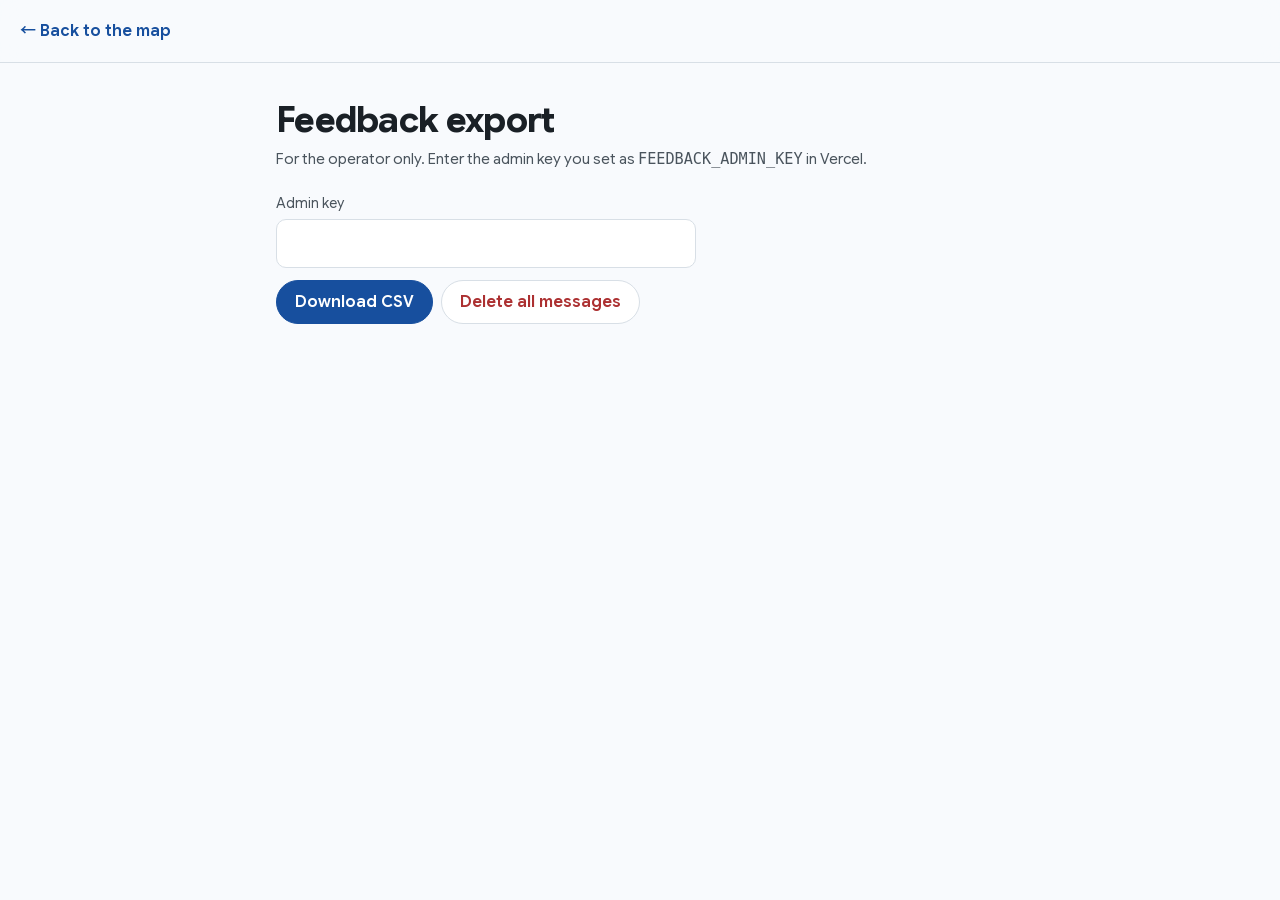
<file: feedback-admin.html>
<!DOCTYPE html>
<html lang="en">
<head>
<meta charset="utf-8">
<meta name="viewport" content="width=device-width, initial-scale=1">
<meta name="robots" content="noindex, nofollow">
<link rel="icon" href="/favicon.svg" type="image/svg+xml">
<title>Feedback export — ERICA Nav</title>
<link rel="stylesheet" href="legal.css">
<style>
  form { display: grid; gap: 12px; max-width: 420px; margin-top: 16px; }
  label { display: grid; gap: 4px; font-size: 0.9rem; color: var(--muted); }
  input { font: inherit; font-size: 16px; padding: 10px 12px; border: 1px solid var(--line); border-radius: 10px; background: var(--card); color: var(--text); }
  .row { display: flex; gap: 8px; flex-wrap: wrap; }
  button { font: inherit; font-weight: 600; min-height: 44px; padding: 0 18px; border-radius: 9999px; border: 1px solid var(--line); background: var(--card); color: var(--text); cursor: pointer; }
  button.primary { background: var(--accent); border-color: var(--accent); color: var(--card); }
  button.danger { color: oklch(0.5 0.16 25); }
  @media (prefers-color-scheme: dark) { button.danger { color: oklch(0.75 0.13 25); } }
  #msg { min-height: 1.5em; margin: 12px 0 0; }
</style>
</head>
<body>
<header class="top"><a class="back" href="index.html">← Back to the map</a></header>
<main id="main">
  <h1>Feedback export</h1>
  <p class="meta">For the operator only. Enter the admin key you set as <code>FEEDBACK_ADMIN_KEY</code> in Vercel.</p>
  <form id="f">
    <label>Admin key <input id="key" type="password" autocomplete="current-password" required></label>
    <div class="row">
      <button class="primary" type="submit">Download CSV</button>
      <button class="danger" type="button" id="del">Delete all messages</button>
    </div>
  </form>
  <p id="msg" role="status"></p>
</main>
<script>
  const $ = id => document.getElementById(id), say = t => { $('msg').textContent = t; };
  const call = async (method) => {
    const r = await fetch('/api/feedback', { method, headers: { Authorization: 'Bearer ' + $('key').value } });
    if (r.status === 401) throw new Error('That key is not correct.');
    if (r.status === 503) throw new Error('Not set up yet: connect the Upstash database and set FEEDBACK_ADMIN_KEY in Vercel, then redeploy.');
    if (!r.ok) throw new Error('Something went wrong (' + r.status + ').');
    return r;
  };
  $('f').addEventListener('submit', async e => {
    e.preventDefault(); say('Downloading…');
    try {
      const blob = await (await call('GET')).blob();
      const a = Object.assign(document.createElement('a'), { href: URL.createObjectURL(blob), download: 'ericanav-feedback.csv' });
      a.click(); URL.revokeObjectURL(a.href); say('Downloaded ericanav-feedback.csv');
    } catch (err) { say(err.message); }
  });
  $('del').addEventListener('click', async () => {
    if (!$('key').value) { say('Enter the admin key first.'); return; }
    if (!confirm('Permanently delete ALL stored messages? Download the CSV first if you want a copy.')) return;
    try { await call('DELETE'); say('All messages deleted.'); } catch (err) { say(err.message); }
  });
</script>
</body>
</html>
</file>
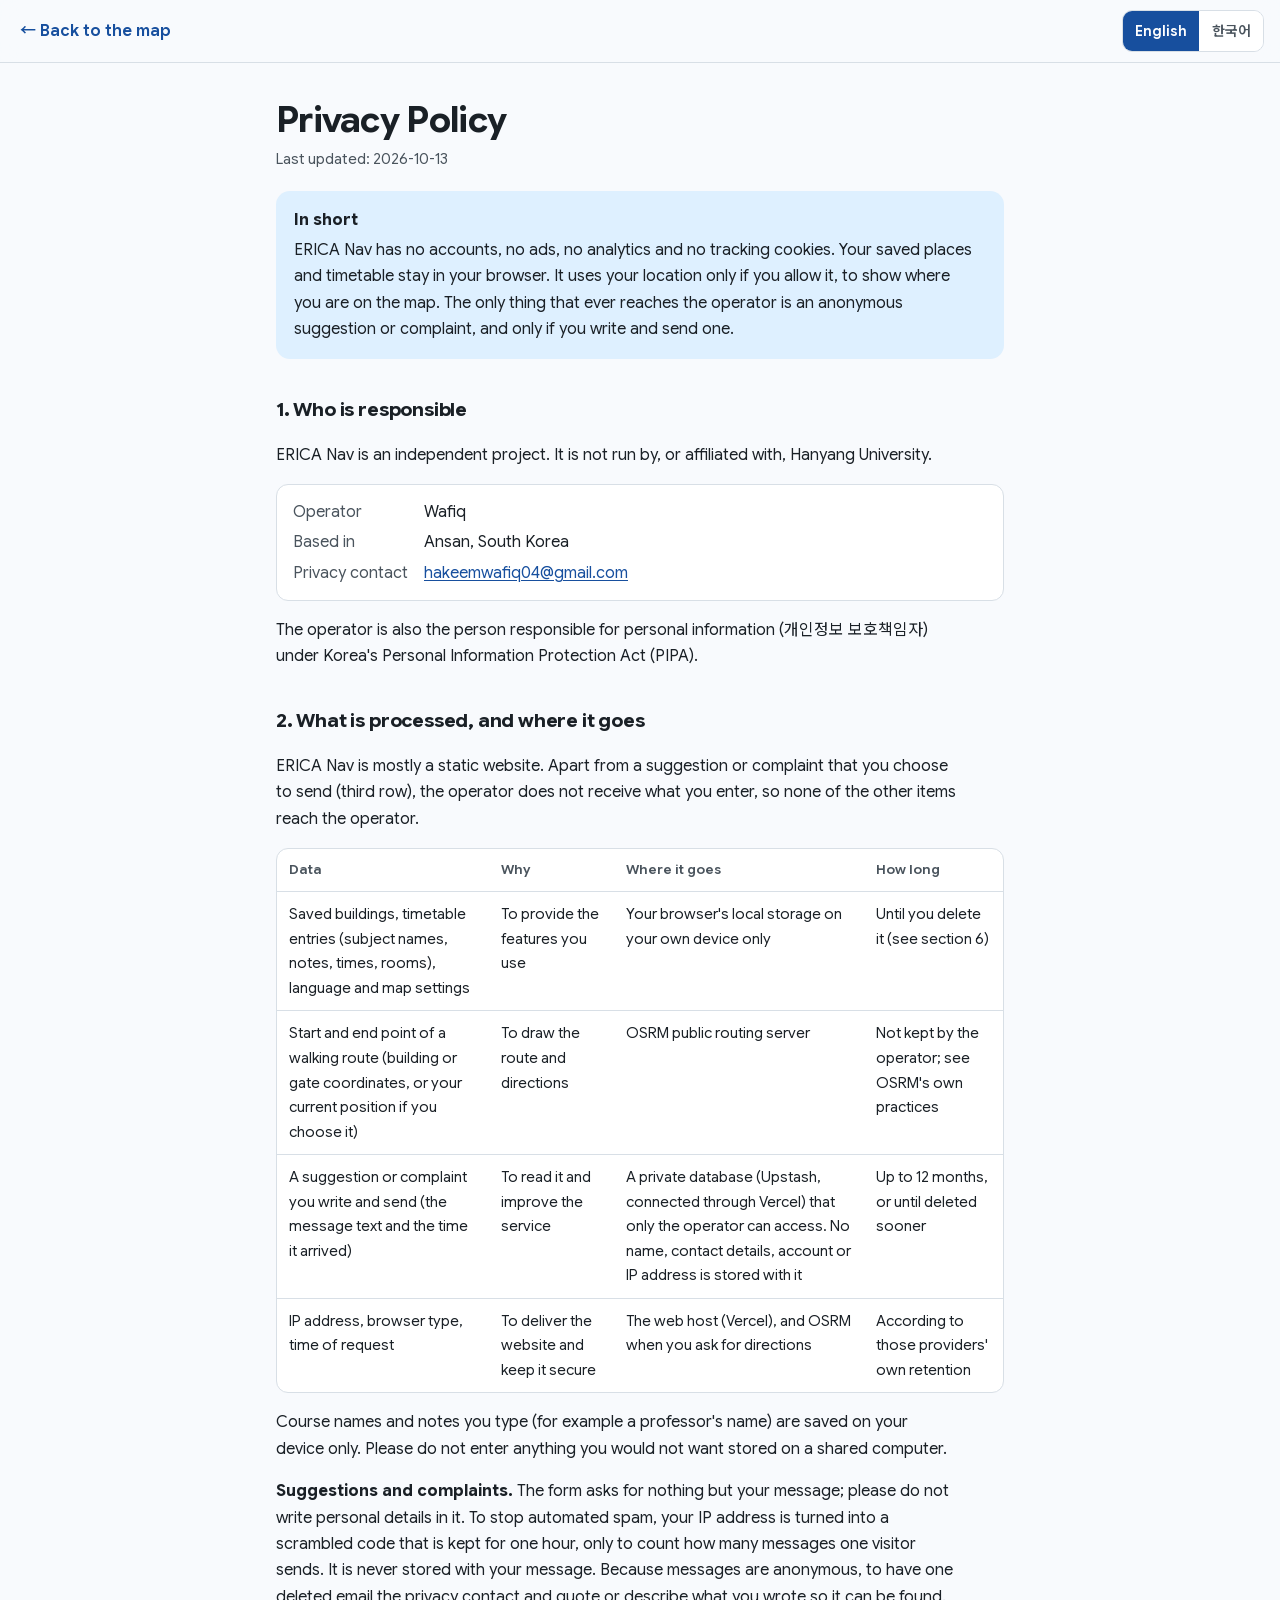
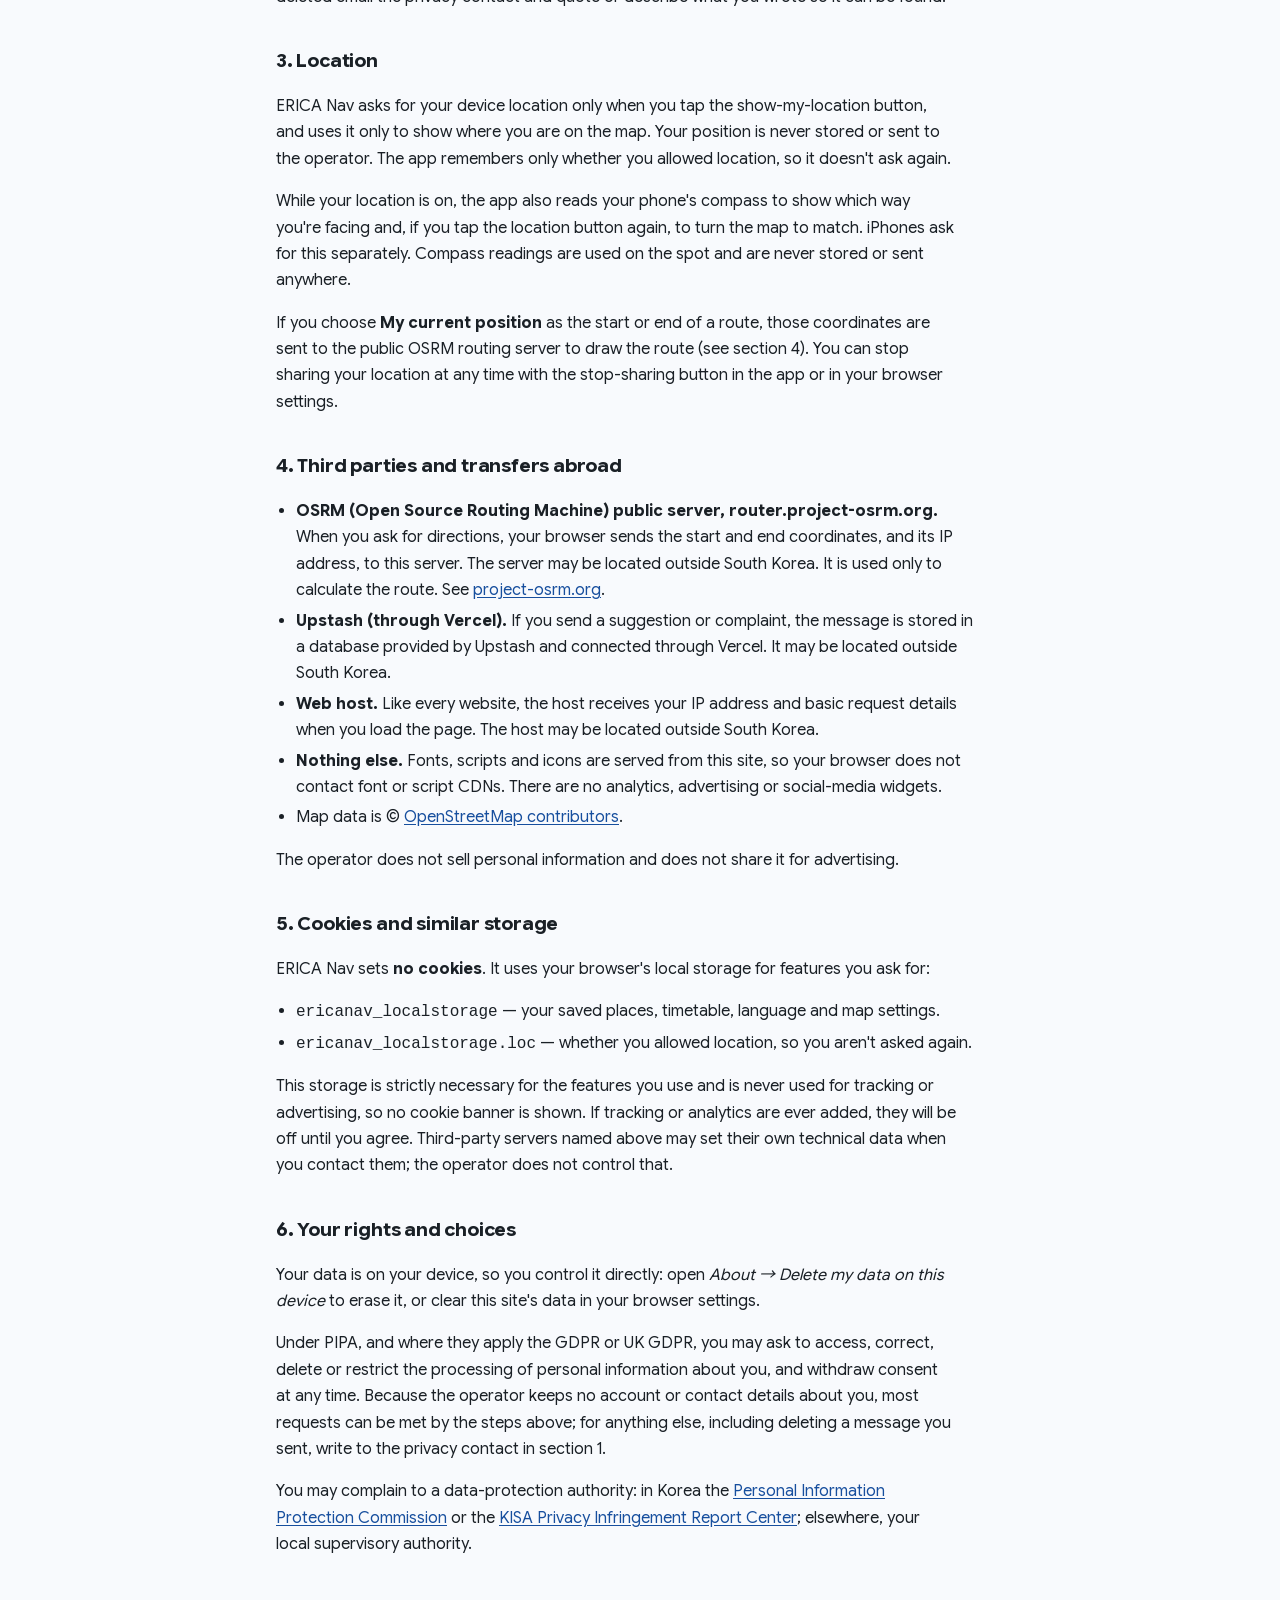
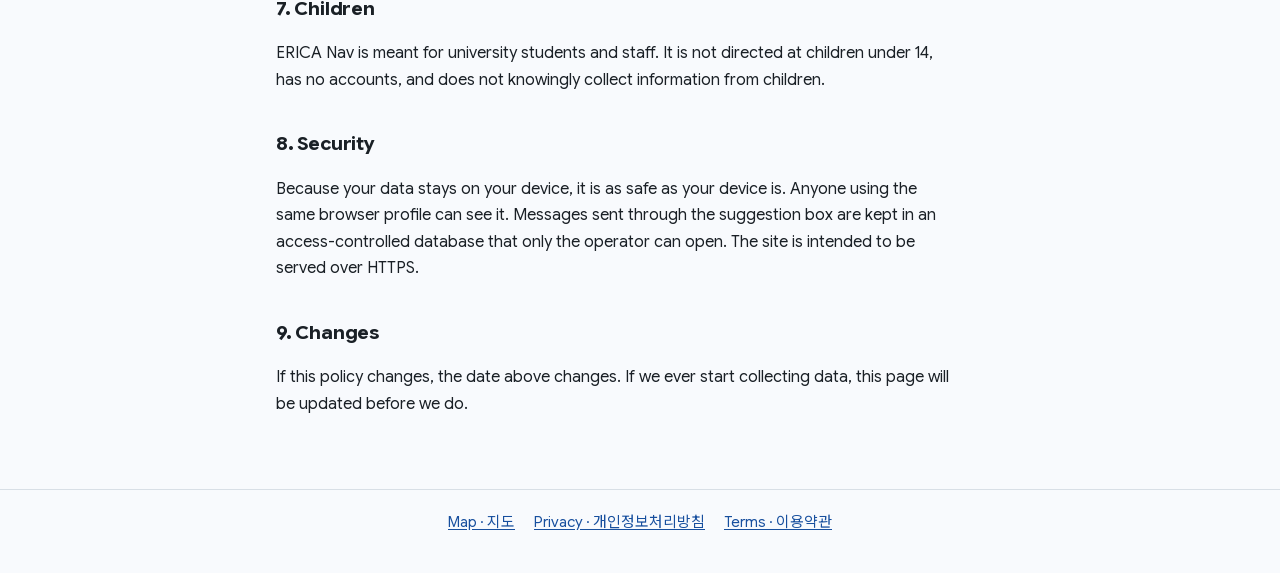
<file: privacy.html>
<!DOCTYPE html>
<html lang="en">
<head>
<meta charset="utf-8">
<meta name="viewport" content="width=device-width, initial-scale=1">
<link rel="icon" href="/favicon.svg" type="image/svg+xml">
<title>Privacy Policy · 개인정보처리방침 — ERICA Nav</title>
<meta name="description" content="How ERICA Nav handles your data: no accounts, no ads, no analytics, no cookies. Saved places and timetable stay on your device.">
<link rel="stylesheet" href="legal.css">
</head>
<body>
<a class="skip" href="#main">Skip to content</a>
<header class="top">
  <a class="back" href="index.html">← <span class="l-en">Back to the map</span><span class="l-ko" lang="ko">지도로 돌아가기</span></a>
  <div class="langs" role="group" aria-label="Language / 언어">
    <button type="button" data-l="en" aria-pressed="true">English</button>
    <button type="button" data-l="ko" lang="ko" aria-pressed="false">한국어</button>
  </div>
</header>

<main id="main">

<!-- ===================== ENGLISH ===================== -->
<div class="l-en" lang="en">
  <h1>Privacy Policy</h1>
  <p class="meta">Last updated: <span data-op="updated">2026-10-13</span></p>

  <div class="summary">
    <strong>In short</strong>
    <p>ERICA Nav has no accounts, no ads, no analytics and no tracking cookies. Your saved places and timetable stay in your browser. It uses your location only if you allow it, to show where you are on the map. The only thing that ever reaches the operator is an anonymous suggestion or complaint, and only if you write and send one.</p>
  </div>

  <h2>1. Who is responsible</h2>
  <p>ERICA Nav is an independent project. It is not run by, or affiliated with, Hanyang University.</p>
  <dl class="op">
    <dt>Operator</dt><dd data-op="name">YOUR FULL NAME</dd>
    <dt>Based in</dt><dd data-op="place">CITY, COUNTRY</dd>
    <dt>Privacy contact</dt><dd><a data-op="email" href="#">you@example.com</a></dd>
  </dl>
  <p>The operator is also the person responsible for personal information (개인정보 보호책임자) under Korea's Personal Information Protection Act (PIPA).</p>

  <h2>2. What is processed, and where it goes</h2>
  <p>ERICA Nav is mostly a static website. Apart from a suggestion or complaint that you choose to send (third row), the operator does not receive what you enter, so none of the other items reach the operator.</p>
  <div class="tablewrap" role="region" aria-label="Data processed" tabindex="0"><table>
    <thead><tr><th>Data</th><th>Why</th><th>Where it goes</th><th>How long</th></tr></thead>
    <tbody>
      <tr><td>Saved buildings, timetable entries (subject names, notes, times, rooms), language and map settings</td><td>To provide the features you use</td><td>Your browser's local storage on your own device only</td><td>Until you delete it (see section 6)</td></tr>
      <tr><td>Start and end point of a walking route (building or gate coordinates, or your current position if you choose it)</td><td>To draw the route and directions</td><td>OSRM public routing server</td><td>Not kept by the operator; see OSRM's own practices</td></tr>
      <tr><td>A suggestion or complaint you write and send (the message text and the time it arrived)</td><td>To read it and improve the service</td><td>A private database (Upstash, connected through Vercel) that only the operator can access. No name, contact details, account or IP address is stored with it</td><td>Up to 12 months, or until deleted sooner</td></tr>
      <tr><td>IP address, browser type, time of request</td><td>To deliver the website and keep it secure</td><td>The web host (<span data-op="host">YOUR HOSTING PROVIDER</span>), and OSRM when you ask for directions</td><td>According to those providers' own retention</td></tr>
    </tbody>
  </table></div>
  <p>Course names and notes you type (for example a professor's name) are saved on your device only. Please do not enter anything you would not want stored on a shared computer.</p>
  <p id="feedback"><strong>Suggestions and complaints.</strong> The form asks for nothing but your message; please do not write personal details in it. To stop automated spam, your IP address is turned into a scrambled code that is kept for one hour, only to count how many messages one visitor sends. It is never stored with your message. Because messages are anonymous, to have one deleted email the privacy contact and quote or describe what you wrote so it can be found.</p>

  <h2>3. Location</h2>
  <p>ERICA Nav asks for your device location only when you tap the show-my-location button, and uses it only to show where you are on the map. Your position is never stored or sent to the operator. The app remembers only whether you allowed location, so it doesn't ask again.</p>
  <p>While your location is on, the app also reads your phone's compass to show which way you're facing and, if you tap the location button again, to turn the map to match. iPhones ask for this separately. Compass readings are used on the spot and are never stored or sent anywhere.</p>
  <p>If you choose <strong>My current position</strong> as the start or end of a route, those coordinates are sent to the public OSRM routing server to draw the route (see section 4). You can stop sharing your location at any time with the stop-sharing button in the app or in your browser settings.</p>

  <h2>4. Third parties and transfers abroad</h2>
  <ul>
    <li><strong>OSRM (Open Source Routing Machine) public server, router.project-osrm.org.</strong> When you ask for directions, your browser sends the start and end coordinates, and its IP address, to this server. The server may be located outside South Korea. It is used only to calculate the route. See <a href="https://project-osrm.org" target="_blank" rel="noopener">project-osrm.org</a>.</li>
    <li><strong>Upstash (through Vercel).</strong> If you send a suggestion or complaint, the message is stored in a database provided by Upstash and connected through Vercel. It may be located outside South Korea.</li>
    <li><strong>Web host.</strong> Like every website, the host receives your IP address and basic request details when you load the page. The host may be located outside South Korea.</li>
    <li><strong>Nothing else.</strong> Fonts, scripts and icons are served from this site, so your browser does not contact font or script CDNs. There are no analytics, advertising or social-media widgets.</li>
    <li>Map data is © <a href="https://www.openstreetmap.org/copyright" target="_blank" rel="noopener">OpenStreetMap contributors</a>.</li>
  </ul>
  <p>The operator does not sell personal information and does not share it for advertising.</p>

  <h2 id="cookies">5. Cookies and similar storage</h2>
  <p>ERICA Nav sets <strong>no cookies</strong>. It uses your browser's local storage for features you ask for:</p>
  <ul>
    <li><code>ericanav_localstorage</code> — your saved places, timetable, language and map settings.</li>
    <li><code>ericanav_localstorage.loc</code> — whether you allowed location, so you aren't asked again.</li>
  </ul>
  <p>This storage is strictly necessary for the features you use and is never used for tracking or advertising, so no cookie banner is shown. If tracking or analytics are ever added, they will be off until you agree. Third-party servers named above may set their own technical data when you contact them; the operator does not control that.</p>

  <h2 id="delete">6. Your rights and choices</h2>
  <p>Your data is on your device, so you control it directly: open <em>About → Delete my data on this device</em> to erase it, or clear this site's data in your browser settings.</p>
  <p>Under PIPA, and where they apply the GDPR or UK GDPR, you may ask to access, correct, delete or restrict the processing of personal information about you, and withdraw consent at any time. Because the operator keeps no account or contact details about you, most requests can be met by the steps above; for anything else, including deleting a message you sent, write to the privacy contact in section 1.</p>
  <p>You may complain to a data-protection authority: in Korea the <a href="https://www.pipc.go.kr" target="_blank" rel="noopener">Personal Information Protection Commission</a> or the <a href="https://privacy.kisa.or.kr" target="_blank" rel="noopener">KISA Privacy Infringement Report Center</a>; elsewhere, your local supervisory authority.</p>

  <h2>7. Children</h2>
  <p>ERICA Nav is meant for university students and staff. It is not directed at children under 14, has no accounts, and does not knowingly collect information from children.</p>

  <h2>8. Security</h2>
  <p>Because your data stays on your device, it is as safe as your device is. Anyone using the same browser profile can see it. Messages sent through the suggestion box are kept in an access-controlled database that only the operator can open. The site is intended to be served over HTTPS.</p>

  <h2>9. Changes</h2>
  <p>If this policy changes, the date above changes. If we ever start collecting data, this page will be updated before we do.</p>
</div>

<!-- ===================== 한국어 ===================== -->
<div class="l-ko" lang="ko">
  <h1>개인정보처리방침</h1>
  <p class="meta">최종 수정일: <span data-op="updated">2026-10-13</span></p>

  <div class="summary">
    <strong>요약</strong>
    <p>ERICA Nav에는 회원가입, 광고, 분석 도구, 추적용 쿠키가 없습니다. 저장한 장소와 시간표는 이용자의 브라우저에만 보관됩니다. 위치 정보는 이용자가 허용한 경우에만 지도에 내 위치를 표시하는 데 사용합니다. 운영자에게 전달되는 것은 이용자가 직접 작성해 보낸 익명의 건의·불만 메시지뿐입니다.</p>
  </div>

  <h2>1. 운영자</h2>
  <p>ERICA Nav는 개인이 운영하는 비공식 서비스이며, 한양대학교가 운영하거나 제휴한 서비스가 아닙니다.</p>
  <dl class="op">
    <dt>운영자</dt><dd data-op="name">YOUR FULL NAME</dd>
    <dt>소재지</dt><dd data-op="place">CITY, COUNTRY</dd>
    <dt>개인정보 문의</dt><dd><a data-op="email" href="#">you@example.com</a></dd>
  </dl>
  <p>운영자는 「개인정보 보호법」에 따른 개인정보 보호책임자를 겸합니다.</p>

  <h2>2. 처리하는 정보와 전달 경로</h2>
  <p>ERICA Nav는 대부분 정적 웹사이트입니다. 이용자가 직접 보내는 건의·불만(셋째 행)을 제외하면 운영자는 이용자가 입력한 내용을 받지 않으므로, 나머지 정보는 운영자에게 전달되지 않습니다.</p>
  <div class="tablewrap" role="region" aria-label="처리하는 정보" tabindex="0"><table>
    <thead><tr><th>정보</th><th>이용 목적</th><th>전달 경로</th><th>보관 기간</th></tr></thead>
    <tbody>
      <tr><td>저장한 건물, 시간표(과목명, 메모, 시간, 강의실), 언어 및 지도 설정</td><td>이용자가 사용하는 기능 제공</td><td>이용자 기기의 브라우저 로컬 저장소에만 저장</td><td>이용자가 삭제할 때까지(6항 참조)</td></tr>
      <tr><td>도보 경로의 출발지·도착지 좌표(건물 또는 정문 좌표, 선택한 경우 내 현재 위치)</td><td>경로 및 길 안내 표시</td><td>OSRM 공개 경로 서버</td><td>운영자는 보관하지 않음(OSRM의 정책은 별도)</td></tr>
      <tr><td>이용자가 작성해 보낸 건의·불만(메시지 내용과 접수 시각)</td><td>내용 확인 및 서비스 개선</td><td>운영자만 접근할 수 있는 비공개 데이터베이스(Vercel을 통해 연결된 Upstash). 이름, 연락처, 계정, IP 주소는 함께 저장되지 않습니다</td><td>최대 12개월 또는 그 이전에 삭제할 때까지</td></tr>
      <tr><td>IP 주소, 브라우저 종류, 접속 시각</td><td>웹사이트 제공 및 보안</td><td>웹 호스팅(<span data-op="host">YOUR HOSTING PROVIDER</span>), 길찾기 이용 시 OSRM</td><td>각 업체의 보관 정책에 따름</td></tr>
    </tbody>
  </table></div>
  <p>이용자가 입력한 과목명과 메모(예: 교수님 성함)는 이용자의 기기에만 저장됩니다. 공용 컴퓨터에 남기고 싶지 않은 내용은 입력하지 마세요.</p>
  <p id="feedback-ko"><strong>건의 및 불만.</strong> 입력란에는 메시지 내용만 있으며, 개인정보는 적지 말아 주세요. 자동 스팸을 막기 위해 IP 주소를 암호화된 코드로 바꿔 한 시간 동안만 보관하며, 한 사람이 보낸 메시지 수를 세는 데에만 씁니다. 이 코드는 메시지와 함께 저장되지 않습니다. 메시지는 익명이므로, 삭제를 원하시면 개인정보 문의처로 이메일을 보내 작성한 내용을 인용하거나 설명해 주세요. 그래야 찾을 수 있습니다.</p>

  <h2>3. 위치 정보</h2>
  <p>ERICA Nav는 이용자가 내 위치 보기 버튼을 누를 때에만 기기 위치를 요청하며, 지도에 내 위치를 표시하는 데에만 사용합니다. 위치는 저장되거나 운영자에게 전송되지 않습니다. 다시 묻지 않도록 위치 사용 허용 여부만 기억합니다.</p>
  <p>위치 사용 중에는 내가 바라보는 방향을 표시하고, 위치 버튼을 한 번 더 누르면 지도를 그 방향으로 돌리기 위해 휴대폰의 나침반 정보도 읽습니다. 아이폰에서는 이에 대한 허용을 따로 묻습니다. 나침반 정보는 그 자리에서만 쓰이며 저장되거나 어디로도 전송되지 않습니다.</p>
  <p>경로의 출발지나 도착지로 <strong>내 현재 위치</strong>를 선택하면, 경로를 그리기 위해 해당 좌표가 공개 OSRM 경로 서버로 전송됩니다(4항 참고). 앱의 위치 공유 중지 버튼이나 브라우저 설정에서 언제든 위치 공유를 중지할 수 있습니다.</p>

  <h2>4. 제3자 제공 및 국외 이전</h2>
  <ul>
    <li><strong>OSRM(Open Source Routing Machine) 공개 서버(router.project-osrm.org).</strong> 길찾기를 요청하면 이용자의 브라우저가 출발지·도착지 좌표와 IP 주소를 이 서버로 보냅니다. 이 서버는 대한민국 밖에 있을 수 있으며, 경로 계산 목적으로만 사용됩니다. 자세한 내용은 <a href="https://project-osrm.org" target="_blank" rel="noopener">project-osrm.org</a>를 참고하세요.</li>
    <li><strong>Upstash(Vercel을 통해 연결).</strong> 건의·불만을 보내면 메시지가 Vercel을 통해 연결된 Upstash의 데이터베이스에 저장됩니다. 이 데이터베이스는 대한민국 밖에 있을 수 있습니다.</li>
    <li><strong>웹 호스팅.</strong> 모든 웹사이트와 마찬가지로, 페이지를 불러올 때 호스팅 업체가 IP 주소와 기본적인 요청 정보를 받습니다. 호스팅 서버는 대한민국 밖에 있을 수 있습니다.</li>
    <li><strong>그 외에는 없습니다.</strong> 글꼴, 스크립트, 아이콘은 이 사이트에서 직접 제공하므로 브라우저가 별도의 글꼴·스크립트 서버에 접속하지 않습니다. 분석 도구, 광고, 소셜 미디어 위젯도 없습니다.</li>
    <li>지도 데이터 © <a href="https://www.openstreetmap.org/copyright" target="_blank" rel="noopener">OpenStreetMap contributors</a>.</li>
  </ul>
  <p>운영자는 개인정보를 판매하거나 광고 목적으로 제공하지 않습니다.</p>

  <h2>5. 쿠키 및 유사 저장소</h2>
  <p>ERICA Nav는 <strong>쿠키를 설정하지 않습니다.</strong> 이용자가 요청한 기능을 위해 브라우저 로컬 저장소만 사용합니다.</p>
  <ul>
    <li><code>ericanav_localstorage</code> — 저장한 장소, 시간표, 언어 및 지도 설정</li>
    <li><code>ericanav_localstorage.loc</code> — 위치 사용 허용 여부(다시 묻지 않기 위해)</li>
  </ul>
  <p>이 저장소는 이용자가 사용하는 기능에 꼭 필요하며 추적이나 광고에 쓰이지 않으므로 쿠키 동의 배너를 표시하지 않습니다. 추후 추적·분석 도구를 도입하게 되면 이용자가 동의하기 전에는 작동하지 않도록 하겠습니다. 위에 적은 외부 서버에 접속할 때 해당 서버가 자체적으로 기술 정보를 남길 수 있으며, 운영자는 이를 통제하지 않습니다.</p>

  <h2>6. 이용자의 권리와 선택</h2>
  <p>데이터가 이용자의 기기에 있으므로 직접 관리할 수 있습니다. <em>정보 → 이 기기의 내 데이터 삭제</em>를 누르거나 브라우저 설정에서 이 사이트의 데이터를 지우면 됩니다.</p>
  <p>이용자는 「개인정보 보호법」(해당하는 경우 GDPR·영국 GDPR 포함)에 따라 자신의 개인정보에 대한 열람, 정정, 삭제, 처리정지를 요구하고 동의를 언제든 철회할 수 있습니다. 운영자는 이용자의 계정이나 연락처 정보를 보유하지 않으므로 대부분은 위 방법으로 해결됩니다. 보낸 메시지의 삭제를 포함한 그 밖의 요청은 1항의 개인정보 문의처로 보내 주세요.</p>
  <p>개인정보 침해에 대한 신고·상담은 <a href="https://www.pipc.go.kr" target="_blank" rel="noopener">개인정보보호위원회</a> 또는 <a href="https://privacy.kisa.or.kr" target="_blank" rel="noopener">개인정보침해 신고센터(KISA)</a>에 할 수 있으며, 해외 이용자는 거주 지역의 감독기관에 문의할 수 있습니다.</p>

  <h2>7. 아동</h2>
  <p>ERICA Nav는 대학 구성원을 위한 서비스이며 만 14세 미만 아동을 대상으로 하지 않습니다. 회원가입이 없고, 아동의 정보를 알면서 수집하지 않습니다.</p>

  <h2>8. 안전성</h2>
  <p>데이터가 이용자의 기기에 있으므로 기기의 보안 수준만큼만 안전합니다. 같은 브라우저 프로필을 쓰는 사람은 이 데이터를 볼 수 있습니다. 건의·불만으로 보낸 메시지는 운영자만 열 수 있는 접근 제한 데이터베이스에 보관됩니다. 이 사이트는 HTTPS로 제공하는 것을 원칙으로 합니다.</p>

  <h2>9. 방침의 변경</h2>
  <p>방침이 바뀌면 위의 날짜가 바뀝니다. 앞으로 정보를 수집하게 되는 경우, 수집을 시작하기 전에 이 페이지를 먼저 갱신하겠습니다.</p>
</div>

</main>

<footer>
  <nav aria-label="Legal">
    <a href="index.html">Map · 지도</a>
    <a href="privacy.html" aria-current="page">Privacy · 개인정보처리방침</a>
    <a href="terms.html">Terms · 이용약관</a>
  </nav>
</footer>
<script src="legal.js"></script>
</body>
</html>
</file>
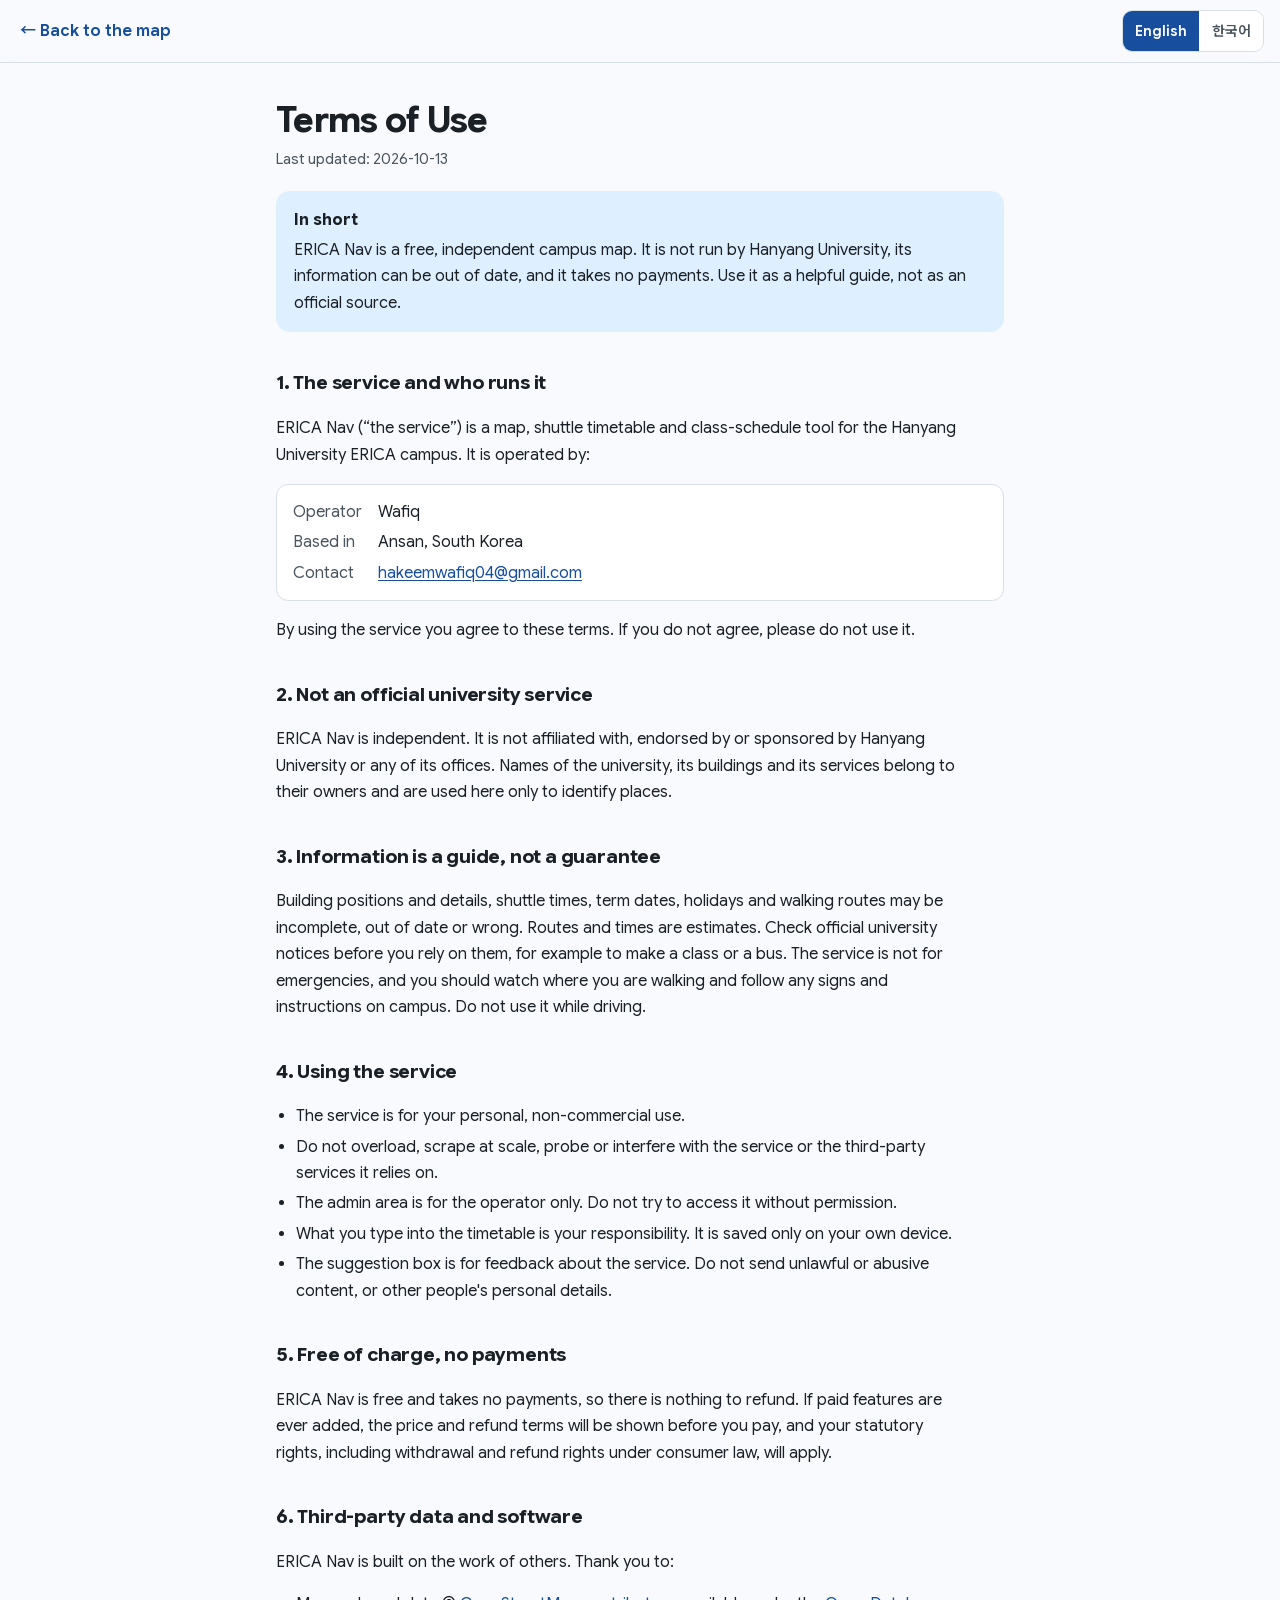
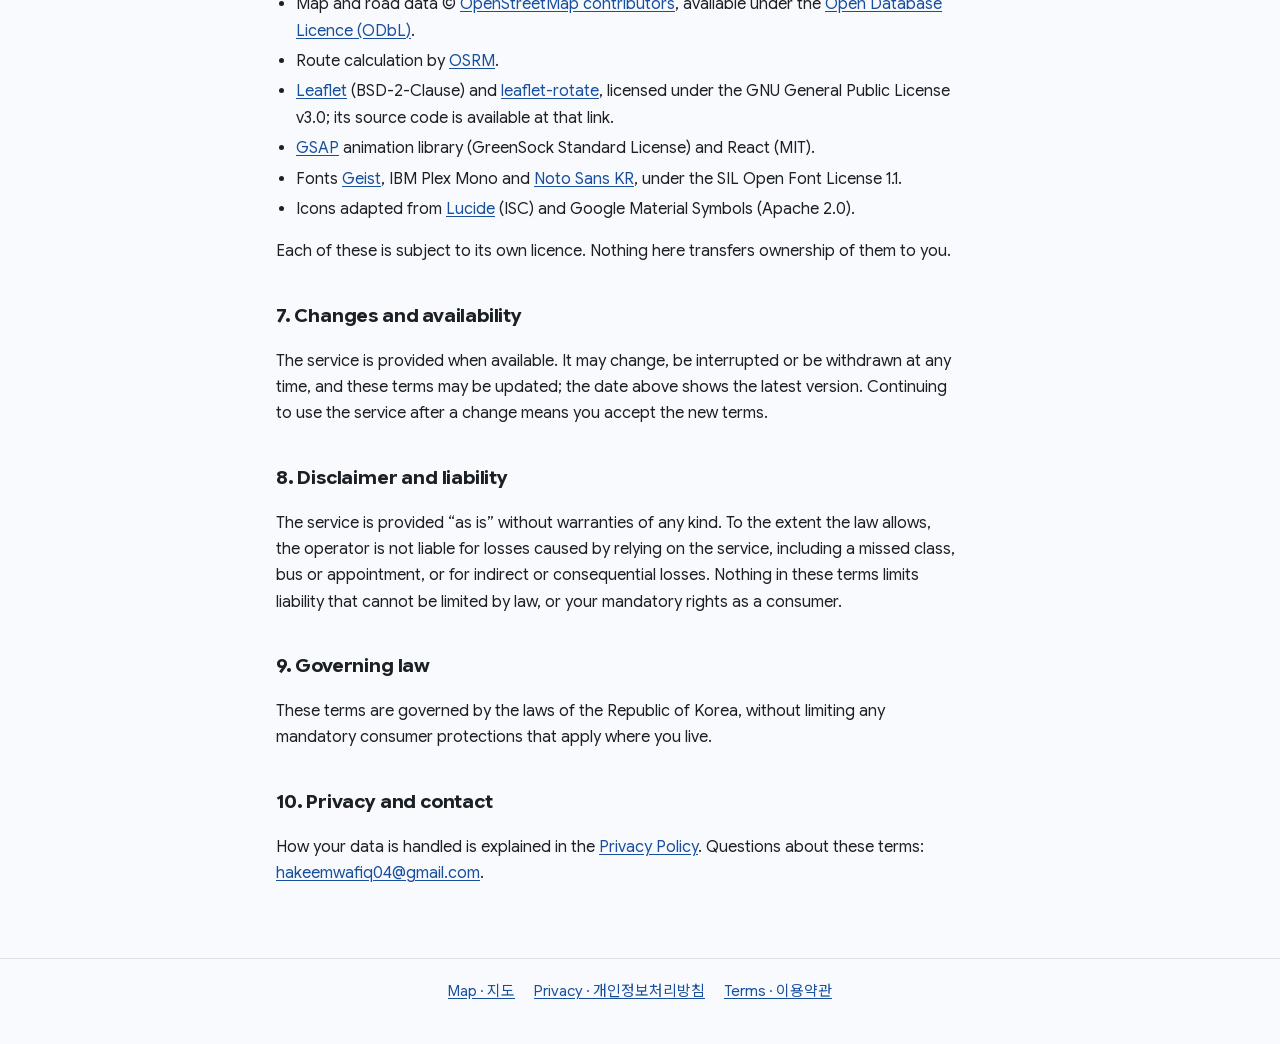
<file: terms.html>
<!DOCTYPE html>
<html lang="en">
<head>
<meta charset="utf-8">
<meta name="viewport" content="width=device-width, initial-scale=1">
<link rel="icon" href="/favicon.svg" type="image/svg+xml">
<title>Terms of Use · 이용약관 — ERICA Nav</title>
<meta name="description" content="Terms of use for ERICA Nav, an independent, unofficial campus map for Hanyang University ERICA. Free service, no payments, information provided as is.">
<link rel="stylesheet" href="legal.css">
</head>
<body>
<a class="skip" href="#main">Skip to content</a>
<header class="top">
  <a class="back" href="index.html">← <span class="l-en">Back to the map</span><span class="l-ko" lang="ko">지도로 돌아가기</span></a>
  <div class="langs" role="group" aria-label="Language / 언어">
    <button type="button" data-l="en" aria-pressed="true">English</button>
    <button type="button" data-l="ko" lang="ko" aria-pressed="false">한국어</button>
  </div>
</header>

<main id="main">

<!-- ===================== ENGLISH ===================== -->
<div class="l-en" lang="en">
  <h1>Terms of Use</h1>
  <p class="meta">Last updated: <span data-op="updated">2026-09-25</span></p>

  <div class="summary">
    <strong>In short</strong>
    <p>ERICA Nav is a free, independent campus map. It is not run by Hanyang University, its information can be out of date, and it takes no payments. Use it as a helpful guide, not as an official source.</p>
  </div>

  <h2>1. The service and who runs it</h2>
  <p>ERICA Nav (“the service”) is a map, shuttle timetable and class-schedule tool for the Hanyang University ERICA campus. It is operated by:</p>
  <dl class="op">
    <dt>Operator</dt><dd data-op="name">YOUR FULL NAME</dd>
    <dt>Based in</dt><dd data-op="place">CITY, COUNTRY</dd>
    <dt>Contact</dt><dd><a data-op="email" href="#">you@example.com</a></dd>
  </dl>
  <p>By using the service you agree to these terms. If you do not agree, please do not use it.</p>

  <h2>2. Not an official university service</h2>
  <p>ERICA Nav is independent. It is not affiliated with, endorsed by or sponsored by Hanyang University or any of its offices. Names of the university, its buildings and its services belong to their owners and are used here only to identify places.</p>

  <h2>3. Information is a guide, not a guarantee</h2>
  <p>Building positions and details, shuttle times, term dates, holidays and walking routes may be incomplete, out of date or wrong. Routes and times are estimates. Check official university notices before you rely on them, for example to make a class or a bus. The service is not for emergencies, and you should watch where you are walking and follow any signs and instructions on campus. Do not use it while driving.</p>

  <h2>4. Using the service</h2>
  <ul>
    <li>The service is for your personal, non-commercial use.</li>
    <li>Do not overload, scrape at scale, probe or interfere with the service or the third-party services it relies on.</li>
    <li>The admin area is for the operator only. Do not try to access it without permission.</li>
    <li>What you type into the timetable is your responsibility. It is saved only on your own device.</li>
    <li>The suggestion box is for feedback about the service. Do not send unlawful or abusive content, or other people's personal details.</li>
  </ul>

  <h2>5. Free of charge, no payments</h2>
  <p>ERICA Nav is free and takes no payments, so there is nothing to refund. If paid features are ever added, the price and refund terms will be shown before you pay, and your statutory rights, including withdrawal and refund rights under consumer law, will apply.</p>

  <h2>6. Third-party data and software</h2>
  <p>ERICA Nav is built on the work of others. Thank you to:</p>
  <ul>
    <li>Map and road data © <a href="https://www.openstreetmap.org/copyright" target="_blank" rel="noopener">OpenStreetMap contributors</a>, available under the <a href="https://opendatacommons.org/licenses/odbl/" target="_blank" rel="noopener">Open Database Licence (ODbL)</a>.</li>
    <li>Route calculation by <a href="https://project-osrm.org" target="_blank" rel="noopener">OSRM</a>.</li>
    <li><a href="https://leafletjs.com" target="_blank" rel="noopener">Leaflet</a> (BSD-2-Clause) and <a href="https://github.com/Raruto/leaflet-rotate" target="_blank" rel="noopener">leaflet-rotate</a>, licensed under the GNU General Public License v3.0; its source code is available at that link.</li>
    <li><a href="https://gsap.com/standard-license" target="_blank" rel="noopener">GSAP</a> animation library (GreenSock Standard License) and React (MIT).</li>
    <li>Fonts <a href="https://vercel.com/font" target="_blank" rel="noopener">Geist</a>, IBM Plex Mono and <a href="https://fonts.google.com/noto/specimen/Noto+Sans+KR" target="_blank" rel="noopener">Noto Sans KR</a>, under the SIL Open Font License 1.1.</li>
    <li>Icons adapted from <a href="https://lucide.dev" target="_blank" rel="noopener">Lucide</a> (ISC) and Google Material Symbols (Apache 2.0).</li>
  </ul>
  <p>Each of these is subject to its own licence. Nothing here transfers ownership of them to you.</p>

  <h2>7. Changes and availability</h2>
  <p>The service is provided when available. It may change, be interrupted or be withdrawn at any time, and these terms may be updated; the date above shows the latest version. Continuing to use the service after a change means you accept the new terms.</p>

  <h2>8. Disclaimer and liability</h2>
  <p>The service is provided “as is” without warranties of any kind. To the extent the law allows, the operator is not liable for losses caused by relying on the service, including a missed class, bus or appointment, or for indirect or consequential losses. Nothing in these terms limits liability that cannot be limited by law, or your mandatory rights as a consumer.</p>

  <h2>9. Governing law</h2>
  <p>These terms are governed by the laws of <span data-op="law">the Republic of Korea</span>, without limiting any mandatory consumer protections that apply where you live.</p>

  <h2>10. Privacy and contact</h2>
  <p>How your data is handled is explained in the <a href="privacy.html">Privacy Policy</a>. Questions about these terms: <a data-op="email" href="#">you@example.com</a>.</p>
</div>

<!-- ===================== 한국어 ===================== -->
<div class="l-ko" lang="ko">
  <h1>이용약관</h1>
  <p class="meta">최종 수정일: <span data-op="updated">2026-09-25</span></p>

  <div class="summary">
    <strong>요약</strong>
    <p>ERICA Nav는 무료로 제공되는 비공식 캠퍼스 지도입니다. 한양대학교가 운영하는 서비스가 아니며, 정보가 최신이 아닐 수 있고, 결제 기능도 없습니다. 공식 자료가 아닌 참고용 안내로 이용해 주세요.</p>
  </div>

  <h2>1. 서비스 및 운영자</h2>
  <p>ERICA Nav(이하 “서비스”)는 한양대학교 ERICA 캠퍼스의 지도, 셔틀버스 시간표, 수업 시간표 도구입니다. 운영자는 다음과 같습니다.</p>
  <dl class="op">
    <dt>운영자</dt><dd data-op="name">YOUR FULL NAME</dd>
    <dt>소재지</dt><dd data-op="place">CITY, COUNTRY</dd>
    <dt>문의</dt><dd><a data-op="email" href="#">you@example.com</a></dd>
  </dl>
  <p>서비스를 이용하면 이 약관에 동의한 것으로 봅니다. 동의하지 않으면 서비스를 이용하지 마세요.</p>

  <h2>2. 학교 공식 서비스가 아닙니다</h2>
  <p>ERICA Nav는 독립적으로 운영되며 한양대학교 또는 그 부속 기관과 제휴, 후원, 승인 관계가 없습니다. 학교, 건물, 서비스의 명칭은 각 권리자의 것이며, 장소를 구분하기 위한 목적으로만 사용합니다.</p>

  <h2>3. 정보는 참고용이며 보증되지 않습니다</h2>
  <p>건물 위치와 정보, 셔틀 시간, 학기 일정, 공휴일, 도보 경로는 불완전하거나 최신이 아니거나 틀릴 수 있습니다. 경로와 소요 시간은 추정치입니다. 수업이나 버스 시간에 맞추는 등 중요한 판단을 하기 전에 학교의 공식 공지를 확인하세요. 서비스는 응급 상황용이 아니며, 걸을 때는 주변을 살피고 교내 표지와 안내에 따라 주세요. 운전 중에는 사용하지 마세요.</p>

  <h2>4. 서비스 이용</h2>
  <ul>
    <li>서비스는 개인적·비영리적 용도로만 이용할 수 있습니다.</li>
    <li>서비스 또는 서비스가 이용하는 외부 서비스에 과부하를 주거나, 대량으로 수집하거나, 침투를 시도하거나, 운영을 방해하지 마세요.</li>
    <li>관리자 화면은 운영자 전용입니다. 허락 없이 접근하려고 하지 마세요.</li>
    <li>시간표에 입력한 내용은 이용자 본인의 책임이며, 이용자의 기기에만 저장됩니다.</li>
    <li>건의·불만 창은 서비스에 대한 의견을 보내는 용도입니다. 불법적이거나 욕설·비방이 담긴 내용, 타인의 개인정보는 보내지 마세요.</li>
  </ul>

  <h2>5. 무료 서비스, 결제 없음</h2>
  <p>ERICA Nav는 무료이며 결제를 받지 않으므로 환불할 대상이 없습니다. 앞으로 유료 기능이 추가되면 결제 전에 가격과 환불 조건을 안내하며, 청약철회·환불 등 소비자 관련 법령상 이용자의 권리가 적용됩니다.</p>

  <h2>6. 외부 데이터 및 소프트웨어</h2>
  <p>ERICA Nav는 다른 분들의 작업을 바탕으로 만들어졌습니다. 감사드립니다.</p>
  <ul>
    <li>지도 및 도로 데이터 © <a href="https://www.openstreetmap.org/copyright" target="_blank" rel="noopener">OpenStreetMap contributors</a>, <a href="https://opendatacommons.org/licenses/odbl/" target="_blank" rel="noopener">Open Database License(ODbL)</a>에 따라 제공됩니다.</li>
    <li>경로 계산: <a href="https://project-osrm.org" target="_blank" rel="noopener">OSRM</a></li>
    <li><a href="https://leafletjs.com" target="_blank" rel="noopener">Leaflet</a>(BSD-2-Clause) 및 <a href="https://github.com/Raruto/leaflet-rotate" target="_blank" rel="noopener">leaflet-rotate</a>(GNU GPL v3.0, 소스 코드는 해당 링크에서 확인할 수 있습니다)</li>
    <li><a href="https://gsap.com/standard-license" target="_blank" rel="noopener">GSAP</a> 애니메이션 라이브러리(GreenSock Standard License), React(MIT)</li>
    <li>글꼴 <a href="https://vercel.com/font" target="_blank" rel="noopener">Geist</a>, IBM Plex Mono, <a href="https://fonts.google.com/noto/specimen/Noto+Sans+KR" target="_blank" rel="noopener">Noto Sans KR</a>(SIL Open Font License 1.1)</li>
    <li>아이콘: <a href="https://lucide.dev" target="_blank" rel="noopener">Lucide</a>(ISC), Google Material Symbols(Apache 2.0)를 변형하여 사용</li>
  </ul>
  <p>각 항목은 해당 라이선스의 적용을 받으며, 이 약관은 그에 대한 권리를 이용자에게 이전하지 않습니다.</p>

  <h2>7. 서비스의 변경 및 제공</h2>
  <p>서비스는 제공 가능한 때에 제공됩니다. 서비스는 언제든 변경, 중단, 종료될 수 있으며 이 약관도 개정될 수 있습니다. 위의 날짜가 최신 버전을 나타내며, 개정 후에도 서비스를 계속 이용하면 개정된 약관에 동의한 것으로 봅니다.</p>

  <h2>8. 면책 및 책임</h2>
  <p>서비스는 어떠한 보증도 없이 “있는 그대로” 제공됩니다. 법령이 허용하는 범위에서, 운영자는 서비스를 신뢰하여 발생한 손해(수업, 버스, 약속에 늦은 경우 등)와 간접손해·결과적 손해에 대해 책임을 지지 않습니다. 이 약관은 법령상 제한할 수 없는 책임이나 이용자의 소비자로서의 강행 규정상 권리를 제한하지 않습니다.</p>

  <h2>9. 준거법</h2>
  <p>이 약관은 <span data-op="law">the Republic of Korea</span>의 법률에 따라 해석되며, 이용자의 거주 지역에서 적용되는 강행적 소비자 보호 규정을 제한하지 않습니다.</p>

  <h2>10. 개인정보 및 문의</h2>
  <p>데이터 처리에 관한 내용은 <a href="privacy.html">개인정보처리방침</a>을 참고하세요. 이 약관에 관한 문의: <a data-op="email" href="#">you@example.com</a></p>
</div>

</main>

<footer>
  <nav aria-label="Legal">
    <a href="index.html">Map · 지도</a>
    <a href="privacy.html">Privacy · 개인정보처리방침</a>
    <a href="terms.html" aria-current="page">Terms · 이용약관</a>
  </nav>
</footer>
<script src="legal.js"></script>
</body>
</html>
</file>
<file: legal.css>
/* Shared by privacy.html and terms.html. Light only and the app's own fonts, so the pages match the app.
   Fonts come from ./fonts on this site: nothing loads from third parties. */
:root {
  --bg: oklch(0.985 0.004 250);
  --card: oklch(1 0 0);
  --text: oklch(0.24 0.015 250);
  --muted: oklch(0.44 0.02 250);
  --line: oklch(0.9 0.012 250);
  --accent: oklch(0.44 0.14 258);
  --accent-soft: oklch(0.95 0.04 258);
  --todo: oklch(0.93 0.11 95);
}
* { box-sizing: border-box; }
html { -webkit-text-size-adjust: 100%; scroll-padding-top: 72px; }
body {
  margin: 0; background: var(--bg); color: var(--text);
  font: 16px/1.65 'Google Sans Flex', 'Noto Sans KR', system-ui, sans-serif;
}
/* Korean wraps at spaces, not mid-word (no effect on English) */
:lang(ko) { word-break: keep-all; overflow-wrap: break-word; }
a { color: var(--accent); text-underline-offset: 2px; }
a:hover { text-decoration-thickness: 2px; }
:focus-visible { outline: 3px solid var(--accent); outline-offset: 2px; border-radius: 4px; }
.skip { position: absolute; left: 12px; top: -60px; background: var(--accent); color: var(--card); padding: 10px 14px; border-radius: 8px; z-index: 10; }
.skip:focus { top: 12px; }

.top {
  position: sticky; top: 0; z-index: 5; display: flex; align-items: center; justify-content: space-between; gap: 12px;
  padding: 10px 16px; background: color-mix(in oklch, var(--bg) 88%, transparent); backdrop-filter: blur(12px); border-bottom: 1px solid var(--line);
}
.back { font-weight: 600; text-decoration: none; padding: 8px 4px; white-space: nowrap; }
.back:hover { text-decoration: underline; }
.langs { display: inline-flex; border: 1px solid var(--line); border-radius: 10px; overflow: hidden; }
.langs button {
  font: inherit; font-size: 14px; font-weight: 600; min-height: 40px; min-width: 64px; padding: 0 12px; white-space: nowrap; border: 0; cursor: pointer;
  background: var(--card); color: var(--muted);
}
.langs button[aria-pressed="true"] { background: var(--accent); color: var(--card); }

main { max-width: 760px; margin: 0 auto; padding: 28px 16px 56px; }
h1 { font-size: clamp(1.7rem, 4vw, 2.2rem); line-height: 1.2; letter-spacing: -0.02em; margin: 8px 0 4px; }
h2 { font-size: 1.2rem; margin: 2.2rem 0 0.5rem; letter-spacing: -0.01em; }
p, li { max-width: 68ch; }
.meta { color: var(--muted); margin: 0 0 20px; font-size: 0.95rem; }
.summary { background: var(--accent-soft); border-radius: 14px; padding: 16px 18px; margin: 18px 0 8px; }
.summary p { margin: 0; }
.summary strong { display: block; margin-bottom: 4px; }
ul { padding-left: 1.25rem; }
li { margin: 4px 0; }
.tablewrap { overflow-x: auto; border: 1px solid var(--line); border-radius: 12px; background: var(--card); }
table { border-collapse: collapse; width: 100%; min-width: 560px; font-size: 0.93rem; }
th, td { text-align: left; vertical-align: top; padding: 10px 12px; border-bottom: 1px solid var(--line); }
th { color: var(--muted); font-weight: 600; font-size: 0.85rem; }
tr:last-child td { border-bottom: 0; }
dl.op { display: grid; grid-template-columns: max-content 1fr; gap: 4px 16px; background: var(--card); border: 1px solid var(--line); border-radius: 12px; padding: 14px 16px; margin: 10px 0; }
dl.op dt { color: var(--muted); }
dl.op dd { margin: 0; }
.todo { background: var(--todo); padding: 0 4px; border-radius: 4px; }
footer { border-top: 1px solid var(--line); padding: 20px 16px 40px; text-align: center; color: var(--muted); font-size: 0.93rem; }
footer a { margin: 0 8px; }

/* one language at a time once the script has run; both are shown (stacked) without JS */
html[data-l="en"] .l-ko, html[data-l="ko"] .l-en { display: none; }

@media (prefers-reduced-motion: reduce) { html { scroll-behavior: auto; } }
@media print { .top, .skip, footer nav { display: none; } body { background: #fff; color: #000; } }

/* Same @font-face rules as index.html (Korean is split into unicode-range subsets, so only the glyphs a page uses download). */
@font-face {
  font-family: 'Google Sans Flex';
  font-style: normal;
  font-weight: 100 1000;
  font-stretch: 100%;
  font-display: swap;
  src: url("fonts/google-sans-flex-latin-ext.woff2") format('woff2');
  unicode-range: U+0100-02BA, U+02BD-02C5, U+02C7-02CC, U+02CE-02D7, U+02DD-02FF, U+0304, U+0308, U+0329, U+1D00-1DBF, U+1E00-1E9F, U+1EF2-1EFF, U+2020, U+20A0-20AB, U+20AD-20C0, U+2113, U+2C60-2C7F, U+A720-A7FF;
}
@font-face {
  font-family: 'Google Sans Flex';
  font-style: normal;
  font-weight: 100 1000;
  font-stretch: 100%;
  font-display: swap;
  src: url("fonts/google-sans-flex-latin.woff2") format('woff2');
  unicode-range: U+0000-00FF, U+0131, U+0152-0153, U+02BB-02BC, U+02C6, U+02DA, U+02DC, U+0304, U+0308, U+0329, U+2000-206F, U+20AC, U+2122, U+2191, U+2193, U+2212, U+2215, U+FEFF, U+FFFD;
}
@font-face {
  font-family: 'Noto Sans KR';
  font-style: normal;
  font-weight: 100 900;
  font-display: swap;
  src: url("fonts/noto-sans-kr-000.woff2") format('woff2');
  unicode-range: U+f9ca-fa0b, U+ff03-ff05, U+ff07, U+ff0a-ff0b, U+ff0d-ff19, U+ff1b, U+ff1d, U+ff20-ff5b, U+ff5d, U+ffe0-ffe3, U+ffe5-ffe6;
}
@font-face {
  font-family: 'Noto Sans KR';
  font-style: normal;
  font-weight: 100 900;
  font-display: swap;
  src: url("fonts/noto-sans-kr-001.woff2") format('woff2');
  unicode-range: U+f92f-f980, U+f982-f9c9;
}
@font-face {
  font-family: 'Noto Sans KR';
  font-style: normal;
  font-weight: 100 900;
  font-display: swap;
  src: url("fonts/noto-sans-kr-002.woff2") format('woff2');
  unicode-range: U+d723-d728, U+d72a-d733, U+d735-d748, U+d74a-d74f, U+d752-d753, U+d755-d757, U+d75a-d75f, U+d762-d764, U+d766-d768, U+d76a-d76b, U+d76d-d76f, U+d771-d787, U+d789-d78b, U+d78d-d78f, U+d791-d797, U+d79a, U+d79c, U+d79e-d7a3, U+f900-f909, U+f90b-f92e;
}
@font-face {
  font-family: 'Noto Sans KR';
  font-style: normal;
  font-weight: 100 900;
  font-display: swap;
  src: url("fonts/noto-sans-kr-003.woff2") format('woff2');
  unicode-range: U+d679-d68b, U+d68e-d69e, U+d6a0, U+d6a2-d6a7, U+d6a9-d6c3, U+d6c6-d6c7, U+d6c9-d6cb, U+d6cd-d6d3, U+d6d5-d6d6, U+d6d8-d6e3, U+d6e5-d6e7, U+d6e9-d6fb, U+d6fd-d717, U+d719-d71f, U+d721-d722;
}
@font-face {
  font-family: 'Noto Sans KR';
  font-style: normal;
  font-weight: 100 900;
  font-display: swap;
  src: url("fonts/noto-sans-kr-004.woff2") format('woff2');
  unicode-range: U+d5bc-d5c7, U+d5ca-d5cb, U+d5cd-d5cf, U+d5d1-d5d7, U+d5d9-d5da, U+d5dc, U+d5de-d5e3, U+d5e6-d5e7, U+d5e9-d5eb, U+d5ed-d5f6, U+d5f8, U+d5fa-d5ff, U+d602-d603, U+d605-d607, U+d609-d60f, U+d612-d613, U+d616-d61b, U+d61d-d637, U+d63a-d63b, U+d63d-d63f, U+d641-d647, U+d64a-d64c, U+d64e-d653, U+d656-d657, U+d659-d65b, U+d65d-d666, U+d668, U+d66a-d678;
}
@font-face {
  font-family: 'Noto Sans KR';
  font-style: normal;
  font-weight: 100 900;
  font-display: swap;
  src: url("fonts/noto-sans-kr-005.woff2") format('woff2');
  unicode-range: U+d507, U+d509-d50b, U+d50d-d513, U+d515-d53b, U+d53e-d53f, U+d541-d543, U+d545-d54c, U+d54e, U+d550, U+d552-d557, U+d55a-d55b, U+d55d-d55f, U+d561-d564, U+d566-d567, U+d56a, U+d56c, U+d56e-d573, U+d576-d577, U+d579-d583, U+d585-d586, U+d58a-d5a4, U+d5a6-d5bb;
}
@font-face {
  font-family: 'Noto Sans KR';
  font-style: normal;
  font-weight: 100 900;
  font-display: swap;
  src: url("fonts/noto-sans-kr-006.woff2") format('woff2');
  unicode-range: U+d464-d477, U+d47a-d47b, U+d47d-d47f, U+d481-d487, U+d489-d48a, U+d48c, U+d48e-d4e7, U+d4e9-d503, U+d505-d506;
}
@font-face {
  font-family: 'Noto Sans KR';
  font-style: normal;
  font-weight: 100 900;
  font-display: swap;
  src: url("fonts/noto-sans-kr-007.woff2") format('woff2');
  unicode-range: U+d3bf-d3c7, U+d3ca-d3cf, U+d3d1-d3eb, U+d3ee-d3ef, U+d3f1-d3f3, U+d3f5-d3fb, U+d3fd-d400, U+d402-d45b, U+d45d-d463;
}
@font-face {
  font-family: 'Noto Sans KR';
  font-style: normal;
  font-weight: 100 900;
  font-display: swap;
  src: url("fonts/noto-sans-kr-008.woff2") format('woff2');
  unicode-range: U+d2ff, U+d302-d304, U+d306-d30b, U+d30f, U+d311-d313, U+d315-d31b, U+d31e, U+d322-d324, U+d326-d327, U+d32a-d32b, U+d32d-d32f, U+d331-d337, U+d339-d33c, U+d33e-d37b, U+d37e-d37f, U+d381-d383, U+d385-d38b, U+d38e-d390, U+d392-d397, U+d39a-d39b, U+d39d-d39f, U+d3a1-d3a7, U+d3a9-d3aa, U+d3ac, U+d3ae-d3b3, U+d3b5-d3b7, U+d3b9-d3bb, U+d3bd-d3be;
}
@font-face {
  font-family: 'Noto Sans KR';
  font-style: normal;
  font-weight: 100 900;
  font-display: swap;
  src: url("fonts/noto-sans-kr-009.woff2") format('woff2');
  unicode-range: U+d257-d27f, U+d281-d29b, U+d29d-d29f, U+d2a1-d2ab, U+d2ad-d2b7, U+d2ba-d2bb, U+d2bd-d2bf, U+d2c1-d2c7, U+d2c9-d2ef, U+d2f2-d2f3, U+d2f5-d2f7, U+d2f9-d2fe;
}
@font-face {
  font-family: 'Noto Sans KR';
  font-style: normal;
  font-weight: 100 900;
  font-display: swap;
  src: url("fonts/noto-sans-kr-010.woff2") format('woff2');
  unicode-range: U+d1b4, U+d1b6-d1f3, U+d1f5-d22b, U+d22e-d22f, U+d231-d233, U+d235-d23b, U+d23d-d240, U+d242-d256;
}
@font-face {
  font-family: 'Noto Sans KR';
  font-style: normal;
  font-weight: 100 900;
  font-display: swap;
  src: url("fonts/noto-sans-kr-011.woff2") format('woff2');
  unicode-range: U+d105-d12f, U+d132-d133, U+d135-d137, U+d139-d13f, U+d141-d142, U+d144, U+d146-d14b, U+d14e-d14f, U+d151-d153, U+d155-d15b, U+d15e-d187, U+d189-d19f, U+d1a2-d1a3, U+d1a5-d1a7, U+d1a9-d1af, U+d1b2-d1b3;
}
@font-face {
  font-family: 'Noto Sans KR';
  font-style: normal;
  font-weight: 100 900;
  font-display: swap;
  src: url("fonts/noto-sans-kr-012.woff2") format('woff2');
  unicode-range: U+d04b-d04f, U+d051-d057, U+d059-d06b, U+d06d-d06f, U+d071-d073, U+d075-d07b, U+d07e-d0a3, U+d0a6-d0a7, U+d0a9-d0ab, U+d0ad-d0b3, U+d0b6, U+d0b8, U+d0ba-d0bf, U+d0c2-d0c3, U+d0c5-d0c7, U+d0c9-d0cf, U+d0d2, U+d0d6-d0db, U+d0de-d0df, U+d0e1-d0e3, U+d0e5-d0eb, U+d0ee-d0f0, U+d0f2-d104;
}
@font-face {
  font-family: 'Noto Sans KR';
  font-style: normal;
  font-weight: 100 900;
  font-display: swap;
  src: url("fonts/noto-sans-kr-013.woff2") format('woff2');
  unicode-range: U+cfa2-cfc3, U+cfc5-cfdf, U+cfe2-cfe3, U+cfe5-cfe7, U+cfe9-cff4, U+cff6-cffb, U+cffd-cfff, U+d001-d003, U+d005-d017, U+d019-d033, U+d036-d037, U+d039-d03b, U+d03d-d04a;
}
@font-face {
  font-family: 'Noto Sans KR';
  font-style: normal;
  font-weight: 100 900;
  font-display: swap;
  src: url("fonts/noto-sans-kr-014.woff2") format('woff2');
  unicode-range: U+cef0-cef3, U+cef6, U+cef9-ceff, U+cf01-cf03, U+cf05-cf07, U+cf09-cf0f, U+cf11-cf12, U+cf14-cf1b, U+cf1d-cf1f, U+cf21-cf2f, U+cf31-cf53, U+cf56-cf57, U+cf59-cf5b, U+cf5d-cf63, U+cf66, U+cf68, U+cf6a-cf6f, U+cf71-cf84, U+cf86-cf8b, U+cf8d-cfa1;
}
@font-face {
  font-family: 'Noto Sans KR';
  font-style: normal;
  font-weight: 100 900;
  font-display: swap;
  src: url("fonts/noto-sans-kr-015.woff2") format('woff2');
  unicode-range: U+ce3c-ce57, U+ce5a-ce5b, U+ce5d-ce5f, U+ce61-ce67, U+ce6a, U+ce6c, U+ce6e-ce73, U+ce76-ce77, U+ce79-ce7b, U+ce7d-ce83, U+ce85-ce88, U+ce8a-ce8f, U+ce91-ce93, U+ce95-ce97, U+ce99-ce9f, U+cea2, U+cea4-ceab, U+cead-cee3, U+cee6-cee7, U+cee9-ceeb, U+ceed-ceef;
}
@font-face {
  font-family: 'Noto Sans KR';
  font-style: normal;
  font-weight: 100 900;
  font-display: swap;
  src: url("fonts/noto-sans-kr-016.woff2") format('woff2');
  unicode-range: U+cd92-cd93, U+cd96-cd97, U+cd99-cd9b, U+cd9d-cda3, U+cda6-cda8, U+cdaa-cdaf, U+cdb1-cdc3, U+cdc5-cdcb, U+cdcd-cde7, U+cde9-ce03, U+ce05-ce1f, U+ce22-ce34, U+ce36-ce3b;
}
@font-face {
  font-family: 'Noto Sans KR';
  font-style: normal;
  font-weight: 100 900;
  font-display: swap;
  src: url("fonts/noto-sans-kr-017.woff2") format('woff2');
  unicode-range: U+ccef-cd07, U+cd0a-cd0b, U+cd0d-cd1a, U+cd1c, U+cd1e-cd2b, U+cd2d-cd5b, U+cd5d-cd77, U+cd79-cd91;
}
@font-face {
  font-family: 'Noto Sans KR';
  font-style: normal;
  font-weight: 100 900;
  font-display: swap;
  src: url("fonts/noto-sans-kr-018.woff2") format('woff2');
  unicode-range: U+cc3f-cc43, U+cc46-cc47, U+cc49-cc4b, U+cc4d-cc53, U+cc55-cc58, U+cc5a-cc5f, U+cc61-cc97, U+cc9a-cc9b, U+cc9d-cc9f, U+cca1-cca7, U+ccaa, U+ccac, U+ccae-ccb3, U+ccb6-ccb7, U+ccb9-ccbb, U+ccbd-cccf, U+ccd1-cce3, U+cce5-ccee;
}
@font-face {
  font-family: 'Noto Sans KR';
  font-style: normal;
  font-weight: 100 900;
  font-display: swap;
  src: url("fonts/noto-sans-kr-019.woff2") format('woff2');
  unicode-range: U+cb91-cbd3, U+cbd5-cbe3, U+cbe5-cc0b, U+cc0e-cc0f, U+cc11-cc13, U+cc15-cc1b, U+cc1d-cc20, U+cc23-cc27, U+cc2a-cc2b, U+cc2d, U+cc2f, U+cc31-cc37, U+cc3a, U+cc3c;
}
@font-face {
  font-family: 'Noto Sans KR';
  font-style: normal;
  font-weight: 100 900;
  font-display: swap;
  src: url("fonts/noto-sans-kr-020.woff2") format('woff2');
  unicode-range: U+caf4-cb47, U+cb4a-cb90;
}
@font-face {
  font-family: 'Noto Sans KR';
  font-style: normal;
  font-weight: 100 900;
  font-display: swap;
  src: url("fonts/noto-sans-kr-021.woff2") format('woff2');
  unicode-range: U+ca4a-ca4b, U+ca4e-ca4f, U+ca51-ca53, U+ca55-ca5b, U+ca5d-ca60, U+ca62-ca83, U+ca85-cabb, U+cabe-cabf, U+cac1-cac3, U+cac5-cacb, U+cacd-cad0, U+cad2, U+cad4-cad8, U+cada-caf3;
}
@font-face {
  font-family: 'Noto Sans KR';
  font-style: normal;
  font-weight: 100 900;
  font-display: swap;
  src: url("fonts/noto-sans-kr-022.woff2") format('woff2');
  unicode-range: U+c996-c997, U+c99a-c99c, U+c99e-c9bf, U+c9c2-c9c3, U+c9c5-c9c7, U+c9c9-c9cf, U+c9d2, U+c9d4, U+c9d7-c9d8, U+c9db, U+c9de-c9df, U+c9e1-c9e3, U+c9e5-c9e6, U+c9e8-c9eb, U+c9ee-c9f0, U+c9f2-c9f7, U+c9f9-ca0b, U+ca0d-ca28, U+ca2a-ca49;
}
@font-face {
  font-family: 'Noto Sans KR';
  font-style: normal;
  font-weight: 100 900;
  font-display: swap;
  src: url("fonts/noto-sans-kr-023.woff2") format('woff2');
  unicode-range: U+c8e9-c8f4, U+c8f6-c8fb, U+c8fe-c8ff, U+c901-c903, U+c905-c90b, U+c90e-c910, U+c912-c917, U+c919-c92b, U+c92d-c94f, U+c951-c953, U+c955-c96b, U+c96d-c973, U+c975-c987, U+c98a-c98b, U+c98d-c98f, U+c991-c995;
}
@font-face {
  font-family: 'Noto Sans KR';
  font-style: normal;
  font-weight: 100 900;
  font-display: swap;
  src: url("fonts/noto-sans-kr-024.woff2") format('woff2');
  unicode-range: U+c841-c84b, U+c84d-c86f, U+c872-c873, U+c875-c877, U+c879-c87f, U+c882-c884, U+c887-c88a, U+c88d-c8c3, U+c8c5-c8df, U+c8e1-c8e8;
}
@font-face {
  font-family: 'Noto Sans KR';
  font-style: normal;
  font-weight: 100 900;
  font-display: swap;
  src: url("fonts/noto-sans-kr-025.woff2") format('woff2');
  unicode-range: U+c779-c77b, U+c77e-c782, U+c786, U+c78b, U+c78d, U+c78f, U+c792-c793, U+c795, U+c797, U+c799-c79f, U+c7a2, U+c7a7-c7ab, U+c7ae-c7bb, U+c7bd-c7c0, U+c7c2-c7c7, U+c7c9-c7dc, U+c7de-c7ff, U+c802-c803, U+c805-c807, U+c809, U+c80b-c80f, U+c812, U+c814, U+c817-c81b, U+c81e-c81f, U+c821-c823, U+c825-c82e, U+c830-c837, U+c839-c83b, U+c83d-c840;
}
@font-face {
  font-family: 'Noto Sans KR';
  font-style: normal;
  font-weight: 100 900;
  font-display: swap;
  src: url("fonts/noto-sans-kr-026.woff2") format('woff2');
  unicode-range: U+c6bb-c6bf, U+c6c2, U+c6c4, U+c6c6-c6cb, U+c6ce-c6cf, U+c6d1-c6d3, U+c6d5-c6db, U+c6dd-c6df, U+c6e1-c6e7, U+c6e9-c6eb, U+c6ed-c6ef, U+c6f1-c6f8, U+c6fa-c703, U+c705-c707, U+c709-c70b, U+c70d-c716, U+c718, U+c71a-c71f, U+c722-c723, U+c725-c727, U+c729-c734, U+c736-c73b, U+c73e-c73f, U+c741-c743, U+c745-c74b, U+c74e-c750, U+c752-c757, U+c759-c773, U+c776-c777;
}
@font-face {
  font-family: 'Noto Sans KR';
  font-style: normal;
  font-weight: 100 900;
  font-display: swap;
  src: url("fonts/noto-sans-kr-027.woff2") format('woff2');
  unicode-range: U+c5f5-c5fb, U+c5fe, U+c602-c605, U+c607, U+c609-c60f, U+c611-c61a, U+c61c-c623, U+c626-c627, U+c629-c62b, U+c62d, U+c62f-c632, U+c636, U+c638, U+c63a-c63f, U+c642-c643, U+c645-c647, U+c649-c652, U+c656-c65b, U+c65d-c65f, U+c661-c663, U+c665-c677, U+c679-c67b, U+c67d-c693, U+c696-c697, U+c699-c69b, U+c69d-c6a3, U+c6a6, U+c6a8, U+c6aa-c6af, U+c6b2-c6b3, U+c6b5-c6b7, U+c6b9-c6ba;
}
@font-face {
  font-family: 'Noto Sans KR';
  font-style: normal;
  font-weight: 100 900;
  font-display: swap;
  src: url("fonts/noto-sans-kr-028.woff2") format('woff2');
  unicode-range: U+c517-c527, U+c52a-c52b, U+c52d-c52f, U+c531-c538, U+c53a, U+c53c, U+c53e-c543, U+c546-c547, U+c54b, U+c54d-c552, U+c556, U+c55a-c55b, U+c55d, U+c55f, U+c562-c563, U+c565-c567, U+c569-c56f, U+c572, U+c574, U+c576-c57b, U+c57e-c57f, U+c581-c583, U+c585-c586, U+c588-c58b, U+c58e, U+c590, U+c592-c596, U+c599-c5b3, U+c5b6-c5b7, U+c5ba, U+c5be-c5c3, U+c5ca-c5cb, U+c5cd, U+c5cf, U+c5d2-c5d3, U+c5d5-c5d7, U+c5d9-c5df, U+c5e1-c5e2, U+c5e4, U+c5e6-c5eb, U+c5ef, U+c5f1-c5f3;
}
@font-face {
  font-family: 'Noto Sans KR';
  font-style: normal;
  font-weight: 100 900;
  font-display: swap;
  src: url("fonts/noto-sans-kr-029.woff2") format('woff2');
  unicode-range: U+c475-c4ef, U+c4f2-c4f3, U+c4f5-c4f7, U+c4f9-c4ff, U+c502-c50b, U+c50d-c516;
}
@font-face {
  font-family: 'Noto Sans KR';
  font-style: normal;
  font-weight: 100 900;
  font-display: swap;
  src: url("fonts/noto-sans-kr-030.woff2") format('woff2');
  unicode-range: U+c3d0-c3d7, U+c3da-c3db, U+c3dd-c3de, U+c3e1-c3ec, U+c3ee-c3f3, U+c3f5-c42b, U+c42d-c463, U+c466-c474;
}
@font-face {
  font-family: 'Noto Sans KR';
  font-style: normal;
  font-weight: 100 900;
  font-display: swap;
  src: url("fonts/noto-sans-kr-031.woff2") format('woff2');
  unicode-range: U+c32b-c367, U+c36a-c36b, U+c36d-c36f, U+c371-c377, U+c37a-c37b, U+c37e-c383, U+c385-c387, U+c389-c3cf;
}
@font-face {
  font-family: 'Noto Sans KR';
  font-style: normal;
  font-weight: 100 900;
  font-display: swap;
  src: url("fonts/noto-sans-kr-032.woff2") format('woff2');
  unicode-range: U+c26a-c26b, U+c26d-c26f, U+c271-c273, U+c275-c27b, U+c27e-c287, U+c289-c28f, U+c291-c297, U+c299-c29a, U+c29c-c2a3, U+c2a5-c2a7, U+c2a9-c2ab, U+c2ad-c2b3, U+c2b6, U+c2b8, U+c2ba-c2bb, U+c2bd-c2db, U+c2de-c2df, U+c2e1-c2e2, U+c2e5-c2ea, U+c2ee, U+c2f0, U+c2f2-c2f5, U+c2f7, U+c2fa-c2fb, U+c2fd-c2ff, U+c301-c307, U+c309-c30c, U+c30e-c312, U+c315-c323, U+c325-c328, U+c32a;
}
@font-face {
  font-family: 'Noto Sans KR';
  font-style: normal;
  font-weight: 100 900;
  font-display: swap;
  src: url("fonts/noto-sans-kr-033.woff2") format('woff2');
  unicode-range: U+c1bc-c1c3, U+c1c5-c1df, U+c1e1-c1fb, U+c1fd-c203, U+c205-c20c, U+c20e, U+c210-c217, U+c21a-c21b, U+c21d-c21e, U+c221-c227, U+c229-c22a, U+c22c, U+c22e, U+c230, U+c233-c24f, U+c251-c257, U+c259-c269;
}
@font-face {
  font-family: 'Noto Sans KR';
  font-style: normal;
  font-weight: 100 900;
  font-display: swap;
  src: url("fonts/noto-sans-kr-034.woff2") format('woff2');
  unicode-range: U+c101-c11b, U+c11f, U+c121-c123, U+c125-c12b, U+c12e, U+c132-c137, U+c13a-c13b, U+c13d-c13f, U+c141-c147, U+c14a, U+c14c-c153, U+c155-c157, U+c159-c15b, U+c15d-c166, U+c169-c16f, U+c171-c177, U+c179-c18b, U+c18e-c18f, U+c191-c193, U+c195-c19b, U+c19d-c19e, U+c1a0, U+c1a2-c1a4, U+c1a6-c1bb;
}
@font-face {
  font-family: 'Noto Sans KR';
  font-style: normal;
  font-weight: 100 900;
  font-display: swap;
  src: url("fonts/noto-sans-kr-035.woff2") format('woff2');
  unicode-range: U+c049-c057, U+c059-c05b, U+c05d-c05f, U+c061-c067, U+c069-c08f, U+c091-c0ab, U+c0ae-c0af, U+c0b1-c0b3, U+c0b5, U+c0b7-c0bb, U+c0be, U+c0c2-c0c7, U+c0ca-c0cb, U+c0cd-c0cf, U+c0d1-c0d7, U+c0d9-c0da, U+c0dc, U+c0de-c0e3, U+c0e5-c0eb, U+c0ed-c0f3, U+c0f6, U+c0f8, U+c0fa-c0ff;
}
@font-face {
  font-family: 'Noto Sans KR';
  font-style: normal;
  font-weight: 100 900;
  font-display: swap;
  src: url("fonts/noto-sans-kr-036.woff2") format('woff2');
  unicode-range: U+bfa7-bfaf, U+bfb1-bfc4, U+bfc6-bfcb, U+bfce-bfcf, U+bfd1-bfd3, U+bfd5-bfdb, U+bfdd-c048;
}
@font-face {
  font-family: 'Noto Sans KR';
  font-style: normal;
  font-weight: 100 900;
  font-display: swap;
  src: url("fonts/noto-sans-kr-037.woff2") format('woff2');
  unicode-range: U+bf07, U+bf09-bf3f, U+bf41-bf4f, U+bf52-bf54, U+bf56-bfa6;
}
@font-face {
  font-family: 'Noto Sans KR';
  font-style: normal;
  font-weight: 100 900;
  font-display: swap;
  src: url("fonts/noto-sans-kr-038.woff2") format('woff2');
  unicode-range: U+be56, U+be58, U+be5c-be5f, U+be62-be63, U+be65-be67, U+be69-be74, U+be76-be7b, U+be7e-be7f, U+be81-be8e, U+be90, U+be92-bea7, U+bea9-becf, U+bed2-bed3, U+bed5-bed6, U+bed9-bee3, U+bee6-bf06;
}
@font-face {
  font-family: 'Noto Sans KR';
  font-style: normal;
  font-weight: 100 900;
  font-display: swap;
  src: url("fonts/noto-sans-kr-039.woff2") format('woff2');
  unicode-range: U+bdb0-bdd3, U+bdd5-bdef, U+bdf1-be0b, U+be0d-be0f, U+be11-be13, U+be15-be43, U+be46-be47, U+be49-be4b, U+be4d-be53;
}
@font-face {
  font-family: 'Noto Sans KR';
  font-style: normal;
  font-weight: 100 900;
  font-display: swap;
  src: url("fonts/noto-sans-kr-040.woff2") format('woff2');
  unicode-range: U+bd03, U+bd06, U+bd08, U+bd0a-bd0f, U+bd11-bd22, U+bd25-bd47, U+bd49-bd58, U+bd5a-bd7f, U+bd82-bd83, U+bd85-bd87, U+bd8a-bd8f, U+bd91-bd92, U+bd94, U+bd96-bd98, U+bd9a-bdaf;
}
@font-face {
  font-family: 'Noto Sans KR';
  font-style: normal;
  font-weight: 100 900;
  font-display: swap;
  src: url("fonts/noto-sans-kr-041.woff2") format('woff2');
  unicode-range: U+bc4e-bc83, U+bc86-bc87, U+bc89-bc8b, U+bc8d-bc93, U+bc96, U+bc98, U+bc9b-bc9f, U+bca2-bca3, U+bca5-bca7, U+bca9-bcb2, U+bcb4-bcbb, U+bcbe-bcbf, U+bcc1-bcc3, U+bcc5-bccc, U+bcce-bcd0, U+bcd2-bcd4, U+bcd6-bcf3, U+bcf7, U+bcf9-bcfb, U+bcfd-bd02;
}
@font-face {
  font-family: 'Noto Sans KR';
  font-style: normal;
  font-weight: 100 900;
  font-display: swap;
  src: url("fonts/noto-sans-kr-042.woff2") format('woff2');
  unicode-range: U+bb90-bba3, U+bba5-bbab, U+bbad-bbbf, U+bbc1-bbf7, U+bbfa-bbfb, U+bbfd-bbfe, U+bc01-bc07, U+bc09-bc0a, U+bc0e, U+bc10, U+bc12-bc13, U+bc17, U+bc19-bc1a, U+bc1e, U+bc20-bc23, U+bc26, U+bc28, U+bc2a-bc2c, U+bc2e-bc2f, U+bc32-bc33, U+bc35-bc37, U+bc39-bc3f, U+bc41-bc42, U+bc44, U+bc46-bc48, U+bc4a-bc4d;
}
@font-face {
  font-family: 'Noto Sans KR';
  font-style: normal;
  font-weight: 100 900;
  font-display: swap;
  src: url("fonts/noto-sans-kr-043.woff2") format('woff2');
  unicode-range: U+bae6-bafb, U+bafd-bb17, U+bb19-bb33, U+bb37, U+bb39-bb3a, U+bb3d-bb43, U+bb45-bb46, U+bb48, U+bb4a-bb4f, U+bb51-bb53, U+bb55-bb57, U+bb59-bb62, U+bb64-bb8f;
}
@font-face {
  font-family: 'Noto Sans KR';
  font-style: normal;
  font-weight: 100 900;
  font-display: swap;
  src: url("fonts/noto-sans-kr-044.woff2") format('woff2');
  unicode-range: U+ba30-ba37, U+ba3a-ba3b, U+ba3d-ba3f, U+ba41-ba47, U+ba49-ba4a, U+ba4c, U+ba4e-ba53, U+ba56-ba57, U+ba59-ba5b, U+ba5d-ba63, U+ba65-ba66, U+ba68-ba6f, U+ba71-ba73, U+ba75-ba77, U+ba79-ba84, U+ba86, U+ba88-baa7, U+baaa, U+baad-baaf, U+bab1-bab7, U+baba, U+babc, U+babe-bae5;
}
@font-face {
  font-family: 'Noto Sans KR';
  font-style: normal;
  font-weight: 100 900;
  font-display: swap;
  src: url("fonts/noto-sans-kr-045.woff2") format('woff2');
  unicode-range: U+b96e-b973, U+b976-b977, U+b979-b97b, U+b97d-b983, U+b986, U+b988, U+b98a-b98d, U+b98f-b9ab, U+b9ae-b9af, U+b9b1-b9b3, U+b9b5-b9bb, U+b9be, U+b9c0, U+b9c2-b9c7, U+b9ca-b9cb, U+b9cd, U+b9d2-b9d7, U+b9da, U+b9dc, U+b9df-b9e0, U+b9e2, U+b9e6-b9e7, U+b9e9-b9f3, U+b9f6, U+b9f8, U+b9fb-ba2f;
}
@font-face {
  font-family: 'Noto Sans KR';
  font-style: normal;
  font-weight: 100 900;
  font-display: swap;
  src: url("fonts/noto-sans-kr-046.woff2") format('woff2');
  unicode-range: U+b8bf-b8cb, U+b8cd-b8e0, U+b8e2-b8e7, U+b8ea-b8eb, U+b8ed-b8ef, U+b8f1-b8f7, U+b8fa, U+b8fc, U+b8fe-b903, U+b905-b917, U+b919-b91f, U+b921-b93b, U+b93d-b957, U+b95a-b95b, U+b95d-b95f, U+b961-b967, U+b969-b96c;
}
@font-face {
  font-family: 'Noto Sans KR';
  font-style: normal;
  font-weight: 100 900;
  font-display: swap;
  src: url("fonts/noto-sans-kr-047.woff2") format('woff2');
  unicode-range: U+b80d-b80f, U+b811-b817, U+b81a, U+b81c-b823, U+b826-b827, U+b829-b82b, U+b82d-b833, U+b836, U+b83a-b83f, U+b841-b85b, U+b85e-b85f, U+b861-b863, U+b865-b86b, U+b86e, U+b870, U+b872-b8af, U+b8b1-b8be;
}
@font-face {
  font-family: 'Noto Sans KR';
  font-style: normal;
  font-weight: 100 900;
  font-display: swap;
  src: url("fonts/noto-sans-kr-048.woff2") format('woff2');
  unicode-range: U+b74d-b75f, U+b761-b763, U+b765-b774, U+b776-b77b, U+b77e-b77f, U+b781-b783, U+b785-b78b, U+b78e, U+b792-b796, U+b79a-b79b, U+b79d-b7a7, U+b7aa, U+b7ae-b7b3, U+b7b6-b7c8, U+b7ca-b7eb, U+b7ee-b7ef, U+b7f1-b7f3, U+b7f5-b7fb, U+b7fe, U+b802-b806, U+b80a-b80b;
}
@font-face {
  font-family: 'Noto Sans KR';
  font-style: normal;
  font-weight: 100 900;
  font-display: swap;
  src: url("fonts/noto-sans-kr-049.woff2") format('woff2');
  unicode-range: U+b6a7-b6aa, U+b6ac-b6b0, U+b6b2-b6ef, U+b6f1-b727, U+b72a-b72b, U+b72d-b72e, U+b731-b737, U+b739-b73a, U+b73c-b743, U+b745-b74c;
}
@font-face {
  font-family: 'Noto Sans KR';
  font-style: normal;
  font-weight: 100 900;
  font-display: swap;
  src: url("fonts/noto-sans-kr-050.woff2") format('woff2');
  unicode-range: U+b605-b60f, U+b612-b617, U+b619-b624, U+b626-b69b, U+b69e-b6a3, U+b6a5-b6a6;
}
@font-face {
  font-family: 'Noto Sans KR';
  font-style: normal;
  font-weight: 100 900;
  font-display: swap;
  src: url("fonts/noto-sans-kr-051.woff2") format('woff2');
  unicode-range: U+b55f, U+b562-b583, U+b585-b59f, U+b5a2-b5a3, U+b5a5-b5a7, U+b5a9-b5b2, U+b5b5-b5ba, U+b5bd-b604;
}
@font-face {
  font-family: 'Noto Sans KR';
  font-style: normal;
  font-weight: 100 900;
  font-display: swap;
  src: url("fonts/noto-sans-kr-052.woff2") format('woff2');
  unicode-range: U+b4a5-b4b6, U+b4b8-b4bf, U+b4c1-b4c7, U+b4c9-b4db, U+b4de-b4df, U+b4e1-b4e2, U+b4e5-b4eb, U+b4ee, U+b4f0, U+b4f2-b513, U+b516-b517, U+b519-b51a, U+b51d-b523, U+b526, U+b528, U+b52b-b52f, U+b532-b533, U+b535-b537, U+b539-b53f, U+b541-b544, U+b546-b54b, U+b54d-b54f, U+b551-b55b, U+b55d-b55e;
}
@font-face {
  font-family: 'Noto Sans KR';
  font-style: normal;
  font-weight: 100 900;
  font-display: swap;
  src: url("fonts/noto-sans-kr-053.woff2") format('woff2');
  unicode-range: U+b3f8-b3fb, U+b3fd-b40f, U+b411-b417, U+b419-b41b, U+b41d-b41f, U+b421-b427, U+b42a-b42b, U+b42d-b44f, U+b452-b453, U+b455-b457, U+b459-b45f, U+b462-b464, U+b466-b46b, U+b46d-b47f, U+b481-b4a3;
}
@font-face {
  font-family: 'Noto Sans KR';
  font-style: normal;
  font-weight: 100 900;
  font-display: swap;
  src: url("fonts/noto-sans-kr-054.woff2") format('woff2');
  unicode-range: U+b342-b353, U+b356-b357, U+b359-b35b, U+b35d-b35e, U+b360-b363, U+b366, U+b368, U+b36a-b36d, U+b36f, U+b372-b373, U+b375-b377, U+b379-b37f, U+b381-b382, U+b384, U+b386-b38b, U+b38d-b3c3, U+b3c6-b3c7, U+b3c9-b3ca, U+b3cd-b3d3, U+b3d6, U+b3d8, U+b3da-b3f7;
}
@font-face {
  font-family: 'Noto Sans KR';
  font-style: normal;
  font-weight: 100 900;
  font-display: swap;
  src: url("fonts/noto-sans-kr-055.woff2") format('woff2');
  unicode-range: U+b27c-b283, U+b285-b28f, U+b292-b293, U+b295-b297, U+b29a-b29f, U+b2a1-b2a4, U+b2a7-b2a9, U+b2ab, U+b2ad-b2c7, U+b2ca-b2cb, U+b2cd-b2cf, U+b2d1-b2d7, U+b2da, U+b2dc, U+b2de-b2e3, U+b2e7, U+b2e9-b2ea, U+b2ef-b2f3, U+b2f6, U+b2f8, U+b2fa-b2fb, U+b2fd-b2fe, U+b302-b303, U+b305-b307, U+b309-b30f, U+b312, U+b316-b31b, U+b31d-b341;
}
@font-face {
  font-family: 'Noto Sans KR';
  font-style: normal;
  font-weight: 100 900;
  font-display: swap;
  src: url("fonts/noto-sans-kr-056.woff2") format('woff2');
  unicode-range: U+b1d6-b1e7, U+b1e9-b1fc, U+b1fe-b203, U+b206-b207, U+b209-b20b, U+b20d-b213, U+b216-b21f, U+b221-b257, U+b259-b273, U+b275-b27b;
}
@font-face {
  font-family: 'Noto Sans KR';
  font-style: normal;
  font-weight: 100 900;
  font-display: swap;
  src: url("fonts/noto-sans-kr-057.woff2") format('woff2');
  unicode-range: U+b120-b122, U+b126-b127, U+b129-b12b, U+b12d-b133, U+b136, U+b138, U+b13a-b13f, U+b142-b143, U+b145-b14f, U+b151-b153, U+b156-b157, U+b159-b177, U+b17a-b17b, U+b17d-b17f, U+b181-b187, U+b189-b18c, U+b18e-b191, U+b195-b1a7, U+b1a9-b1cb, U+b1cd-b1d5;
}
@font-face {
  font-family: 'Noto Sans KR';
  font-style: normal;
  font-weight: 100 900;
  font-display: swap;
  src: url("fonts/noto-sans-kr-058.woff2") format('woff2');
  unicode-range: U+b05f-b07b, U+b07e-b07f, U+b081-b083, U+b085-b08b, U+b08d-b097, U+b09b, U+b09d-b09f, U+b0a2-b0a7, U+b0aa, U+b0b0, U+b0b2, U+b0b6-b0b7, U+b0b9-b0bb, U+b0bd-b0c3, U+b0c6-b0c7, U+b0ca-b0cf, U+b0d1-b0df, U+b0e1-b0e4, U+b0e6-b107, U+b10a-b10b, U+b10d-b10f, U+b111-b112, U+b114-b117, U+b119-b11a, U+b11c-b11f;
}
@font-face {
  font-family: 'Noto Sans KR';
  font-style: normal;
  font-weight: 100 900;
  font-display: swap;
  src: url("fonts/noto-sans-kr-059.woff2") format('woff2');
  unicode-range: U+afac-afb7, U+afba-afbb, U+afbd-afbf, U+afc1-afc6, U+afca-afcc, U+afce-afd3, U+afd5-afe7, U+afe9-afef, U+aff1-b00b, U+b00d-b00f, U+b011-b013, U+b015-b01b, U+b01d-b027, U+b029-b043, U+b045-b047, U+b049, U+b04b, U+b04d-b052, U+b055-b056, U+b058-b05c, U+b05e;
}
@font-face {
  font-family: 'Noto Sans KR';
  font-style: normal;
  font-weight: 100 900;
  font-display: swap;
  src: url("fonts/noto-sans-kr-060.woff2") format('woff2');
  unicode-range: U+af03-af07, U+af09-af2b, U+af2e-af33, U+af35-af3b, U+af3e-af40, U+af44-af47, U+af4a-af5c, U+af5e-af63, U+af65-af7f, U+af81-afab;
}
@font-face {
  font-family: 'Noto Sans KR';
  font-style: normal;
  font-weight: 100 900;
  font-display: swap;
  src: url("fonts/noto-sans-kr-061.woff2") format('woff2');
  unicode-range: U+ae56-ae5b, U+ae5e-ae60, U+ae62-ae64, U+ae66-ae67, U+ae69-ae6b, U+ae6d-ae83, U+ae85-aebb, U+aebf, U+aec1-aec3, U+aec5-aecb, U+aece, U+aed0, U+aed2-aed7, U+aed9-aef3, U+aef5-af02;
}
@font-face {
  font-family: 'Noto Sans KR';
  font-style: normal;
  font-weight: 100 900;
  font-display: swap;
  src: url("fonts/noto-sans-kr-062.woff2") format('woff2');
  unicode-range: U+ad9c-ada3, U+ada5-adbf, U+adc1-adc3, U+adc5-adc7, U+adc9-add2, U+add4-addb, U+addd-addf, U+ade1-ade3, U+ade5-adf7, U+adfa-adfb, U+adfd-adff, U+ae02-ae07, U+ae0a, U+ae0c, U+ae0e-ae13, U+ae15-ae2f, U+ae31-ae33, U+ae35-ae37, U+ae39-ae3f, U+ae42, U+ae44, U+ae46-ae49, U+ae4b, U+ae4f, U+ae51-ae53, U+ae55;
}
@font-face {
  font-family: 'Noto Sans KR';
  font-style: normal;
  font-weight: 100 900;
  font-display: swap;
  src: url("fonts/noto-sans-kr-063.woff2") format('woff2');
  unicode-range: U+ace2-ace3, U+ace5-ace6, U+ace9-acef, U+acf2, U+acf4, U+acf7-acfb, U+acfe-acff, U+ad01-ad03, U+ad05-ad0b, U+ad0d-ad10, U+ad12-ad1b, U+ad1d-ad33, U+ad35-ad48, U+ad4a-ad4f, U+ad51-ad6b, U+ad6e-ad6f, U+ad71-ad72, U+ad77-ad7c, U+ad7e, U+ad80, U+ad82-ad87, U+ad89-ad8b, U+ad8d-ad8f, U+ad91-ad9b;
}
@font-face {
  font-family: 'Noto Sans KR';
  font-style: normal;
  font-weight: 100 900;
  font-display: swap;
  src: url("fonts/noto-sans-kr-064.woff2") format('woff2');
  unicode-range: U+ac25-ac2c, U+ac2e, U+ac30, U+ac32-ac37, U+ac39-ac3f, U+ac41-ac4c, U+ac4e-ac6f, U+ac72-ac73, U+ac75-ac76, U+ac79-ac7f, U+ac82, U+ac84-ac88, U+ac8a-ac8b, U+ac8d-ac8f, U+ac91-ac93, U+ac95-ac9b, U+ac9d-ac9e, U+aca1-aca7, U+acab, U+acad-acaf, U+acb1-acb7, U+acba-acbb, U+acbe-acc0, U+acc2-acc3, U+acc5-acdf;
}
@font-face {
  font-family: 'Noto Sans KR';
  font-style: normal;
  font-weight: 100 900;
  font-display: swap;
  src: url("fonts/noto-sans-kr-065.woff2") format('woff2');
  unicode-range: U+99df, U+99ed, U+99f1, U+99ff, U+9a01, U+9a08, U+9a0e-9a0f, U+9a19, U+9a2b, U+9a30, U+9a36-9a37, U+9a40, U+9a43, U+9a45, U+9a4d, U+9a55, U+9a57, U+9a5a-9a5b, U+9a5f, U+9a62, U+9a65, U+9a69-9a6a, U+9aa8, U+9ab8, U+9ad3, U+9ae5, U+9aee, U+9b1a, U+9b27, U+9b2a, U+9b31, U+9b3c, U+9b41-9b45, U+9b4f, U+9b54, U+9b5a, U+9b6f, U+9b8e, U+9b91, U+9b9f, U+9bab, U+9bae, U+9bc9, U+9bd6, U+9be4, U+9be8, U+9c0d, U+9c10, U+9c12, U+9c15, U+9c25, U+9c32, U+9c3b, U+9c47, U+9c49, U+9c57, U+9ce5, U+9ce7, U+9ce9, U+9cf3-9cf4, U+9cf6, U+9d09, U+9d1b, U+9d26, U+9d28, U+9d3b, U+9d51, U+9d5d, U+9d60-9d61, U+9d6c, U+9d72, U+9da9, U+9daf, U+9db4, U+9dc4, U+9dd7, U+9df2, U+9df8-9dfa, U+9e1a, U+9e1e, U+9e75, U+9e79, U+9e7d, U+9e7f, U+9e92-9e93, U+9e97, U+9e9d, U+9e9f, U+9ea5, U+9eb4-9eb5, U+9ebb, U+9ebe, U+9ec3, U+9ecd-9ece, U+9ed4, U+9ed8, U+9edb-9edc, U+9ede, U+9ee8, U+9ef4, U+9f07-9f08, U+9f0e, U+9f13, U+9f20, U+9f3b, U+9f4a-9f4b, U+9f4e, U+9f52, U+9f5f, U+9f61, U+9f67, U+9f6a, U+9f6c, U+9f77, U+9f8d, U+9f90, U+9f95, U+9f9c, U+ac02-ac03, U+ac05-ac06, U+ac09-ac0f, U+ac17-ac18, U+ac1b, U+ac1e-ac1f, U+ac21-ac23;
}
@font-face {
  font-family: 'Noto Sans KR';
  font-style: normal;
  font-weight: 100 900;
  font-display: swap;
  src: url("fonts/noto-sans-kr-066.woff2") format('woff2');
  unicode-range: U+96a7-96a8, U+96aa, U+96b1, U+96b7, U+96bb, U+96c0-96c1, U+96c4-96c5, U+96c7, U+96c9, U+96cb-96ce, U+96d5-96d6, U+96d9, U+96db-96dc, U+96e2-96e3, U+96e8-96ea, U+96ef-96f0, U+96f2, U+96f6-96f7, U+96f9, U+96fb, U+9700, U+9706-9707, U+9711, U+9713, U+9716, U+9719, U+971c, U+971e, U+9727, U+9730, U+9732, U+9739, U+973d, U+9742, U+9744, U+9748, U+9756, U+975c, U+9761, U+9769, U+976d, U+9774, U+9777, U+977a, U+978b, U+978d, U+978f, U+97a0, U+97a8, U+97ab, U+97ad, U+97c6, U+97cb, U+97dc, U+97f6, U+97fb, U+97ff-9803, U+9805-9806, U+9808, U+980a, U+980c, U+9810-9813, U+9817-9818, U+982d, U+9830, U+9838-9839, U+983b, U+9846, U+984c-984e, U+9854, U+9858, U+985a, U+985e, U+9865, U+9867, U+986b, U+986f, U+98af, U+98b1, U+98c4, U+98c7, U+98db-98dc, U+98e1-98e2, U+98ed-98ef, U+98f4, U+98fc-98fe, U+9903, U+9909-990a, U+990c, U+9910, U+9913, U+9918, U+991e, U+9920, U+9928, U+9945, U+9949, U+994b-994d, U+9951-9952, U+9954, U+9957, U+9996, U+999d, U+99a5, U+99a8, U+99ac-99ae, U+99b1, U+99b3-99b4, U+99b9, U+99c1, U+99d0-99d2, U+99d5, U+99d9, U+99dd;
}
@font-face {
  font-family: 'Noto Sans KR';
  font-style: normal;
  font-weight: 100 900;
  font-display: swap;
  src: url("fonts/noto-sans-kr-067.woff2") format('woff2');
  unicode-range: U+920d, U+9210-9212, U+9217, U+921e, U+9234, U+923a, U+923f-9240, U+9245, U+9249, U+9257, U+925b, U+925e, U+9262, U+9264-9266, U+9283, U+9285, U+9291, U+9293, U+9296, U+9298, U+929c, U+92b3, U+92b6-92b7, U+92b9, U+92cc, U+92cf, U+92d2, U+92e4, U+92ea, U+92f8, U+92fc, U+9304, U+9310, U+9318, U+931a, U+931e-9322, U+9324, U+9326, U+9328, U+932b, U+932e-932f, U+9348, U+934a-934b, U+934d, U+9354, U+935b, U+936e, U+9375, U+937c, U+937e, U+938c, U+9394, U+9396, U+939a, U+93a3, U+93a7, U+93ac-93ad, U+93b0, U+93c3, U+93d1, U+93de, U+93e1, U+93e4, U+93f6, U+9404, U+9418, U+9425, U+942b, U+9435, U+9438, U+9444, U+9451-9452, U+945b, U+947d, U+947f, U+9583, U+9589, U+958f, U+9591-9592, U+9594, U+9598, U+95a3-95a5, U+95a8, U+95ad, U+95b1, U+95bb-95bc, U+95c7, U+95ca, U+95d4-95d6, U+95dc, U+95e1-95e2, U+961c, U+9621, U+962a, U+962e, U+9632, U+963b, U+963f-9640, U+9642, U+9644, U+964b-964d, U+9650, U+965b-965f, U+9662-9664, U+966a, U+9670, U+9673, U+9675-9678, U+967d, U+9685-9686, U+968a-968b, U+968d-968e, U+9694-9695, U+9698-9699, U+969b-969c, U+96a3;
}
@font-face {
  font-family: 'Noto Sans KR';
  font-style: normal;
  font-weight: 100 900;
  font-display: swap;
  src: url("fonts/noto-sans-kr-068.woff2") format('woff2');
  unicode-range: U+8fa8, U+8fad, U+8faf-8fb2, U+8fc2, U+8fc5, U+8fce, U+8fd4, U+8fe6, U+8fea-8feb, U+8fed, U+8ff0, U+8ff2, U+8ff7, U+8ff9, U+8ffd, U+9000-9003, U+9005-9006, U+9008, U+900b, U+900d, U+900f-9011, U+9014-9015, U+9017, U+9019, U+901d-9023, U+902e, U+9031-9032, U+9035, U+9038, U+903c, U+903e, U+9041-9042, U+9047, U+904a-904b, U+904d-904e, U+9050-9051, U+9054-9055, U+9059, U+905c-905e, U+9060-9061, U+9063, U+9069, U+906d-906f, U+9072, U+9075, U+9077-9078, U+907a, U+907c-907d, U+907f-9084, U+9087-9088, U+908a, U+908f, U+9091, U+9095, U+9099, U+90a2-90a3, U+90a6, U+90a8, U+90aa, U+90af-90b1, U+90b5, U+90b8, U+90c1, U+90ca, U+90de, U+90e1, U+90ed, U+90f5, U+9102, U+9112, U+9115, U+9119, U+9127, U+912d, U+9132, U+9149-914e, U+9152, U+9162, U+9169-916a, U+916c, U+9175, U+9177-9178, U+9187, U+9189, U+918b, U+918d, U+9192, U+919c, U+91ab-91ac, U+91ae-91af, U+91b1, U+91b4-91b5, U+91c0, U+91c7, U+91c9, U+91cb, U+91cf-91d0, U+91d7-91d8, U+91dc-91dd, U+91e3, U+91e7, U+91ea, U+91f5;
}
@font-face {
  font-family: 'Noto Sans KR';
  font-style: normal;
  font-weight: 100 900;
  font-display: swap;
  src: url("fonts/noto-sans-kr-069.woff2") format('woff2');
  unicode-range: U+8c6a-8c6b, U+8c79-8c7a, U+8c82, U+8c8a, U+8c8c, U+8c9d-8c9e, U+8ca0-8ca2, U+8ca7-8cac, U+8caf-8cb0, U+8cb3-8cb4, U+8cb6-8cb8, U+8cbb-8cbd, U+8cbf-8cc4, U+8cc7-8cc8, U+8cca, U+8cd1, U+8cd3, U+8cda, U+8cdc, U+8cde, U+8ce0, U+8ce2-8ce4, U+8ce6, U+8cea, U+8ced, U+8cf4, U+8cfb-8cfd, U+8d04-8d05, U+8d07-8d08, U+8d0a, U+8d0d, U+8d13, U+8d16, U+8d64, U+8d66, U+8d6b, U+8d70, U+8d73-8d74, U+8d77, U+8d85, U+8d8a, U+8d99, U+8da3, U+8da8, U+8db3, U+8dba, U+8dbe, U+8dc6, U+8dcb-8dcc, U+8dcf, U+8ddb, U+8ddd, U+8de1, U+8de3, U+8de8, U+8df3, U+8e0a, U+8e0f-8e10, U+8e1e, U+8e2a, U+8e30, U+8e35, U+8e42, U+8e44, U+8e47-8e4a, U+8e59, U+8e5f-8e60, U+8e74, U+8e76, U+8e81, U+8e87, U+8e8a, U+8e8d, U+8eaa-8eac, U+8ec0, U+8ecb-8ecc, U+8ed2, U+8edf, U+8eeb, U+8ef8, U+8efb, U+8efe, U+8f03, U+8f05, U+8f09, U+8f12-8f15, U+8f1b-8f1f, U+8f26-8f27, U+8f29-8f2a, U+8f2f, U+8f33, U+8f38-8f39, U+8f3b, U+8f3e-8f3f, U+8f44-8f45, U+8f49, U+8f4d-8f4e, U+8f5d, U+8f5f, U+8f62, U+8f9b-8f9c, U+8fa3, U+8fa6;
}
@font-face {
  font-family: 'Noto Sans KR';
  font-style: normal;
  font-weight: 100 900;
  font-display: swap;
  src: url("fonts/noto-sans-kr-070.woff2") format('woff2');
  unicode-range: U+8941, U+8944, U+895f, U+8964, U+896a, U+8972, U+8981, U+8983, U+8986-8987, U+898f, U+8993, U+8996, U+89a1, U+89a9-89aa, U+89b2, U+89ba, U+89bd, U+89c0, U+89d2, U+89e3, U+89f4, U+89f8, U+8a02-8a03, U+8a08, U+8a0a, U+8a0c, U+8a0e, U+8a13, U+8a16-8a17, U+8a1b, U+8a1d, U+8a1f, U+8a23, U+8a25, U+8a2a, U+8a2d, U+8a31, U+8a34, U+8a36, U+8a3a-8a3b, U+8a50, U+8a54-8a55, U+8a5b, U+8a5e, U+8a60, U+8a62-8a63, U+8a66, U+8a6d-8a6e, U+8a70, U+8a72-8a73, U+8a75, U+8a79, U+8a85, U+8a87, U+8a8c-8a8d, U+8a93, U+8a95, U+8a98, U+8aa0-8aa1, U+8aa3-8aa6, U+8aa8, U+8aaa, U+8ab0, U+8ab2, U+8ab9, U+8abc, U+8abe-8abf, U+8ac2, U+8ac4, U+8ac7, U+8acb, U+8acd, U+8acf, U+8ad2, U+8ad6, U+8adb-8adc, U+8ae1, U+8ae6-8ae7, U+8aea-8aeb, U+8aed-8aee, U+8af1, U+8af6-8af8, U+8afa, U+8afe, U+8b00-8b02, U+8b04, U+8b0e, U+8b10, U+8b14, U+8b16-8b17, U+8b19-8b1b, U+8b1d, U+8b20, U+8b28, U+8b2b-8b2c, U+8b33, U+8b39, U+8b41, U+8b49, U+8b4e-8b4f, U+8b58, U+8b5a, U+8b5c, U+8b66, U+8b6c, U+8b6f-8b70, U+8b74, U+8b77, U+8b7d, U+8b80, U+8b8a, U+8b90, U+8b92-8b93, U+8b96, U+8b9a, U+8c37, U+8c3f, U+8c41, U+8c46, U+8c48, U+8c4a, U+8c4c, U+8c55, U+8c5a, U+8c61;
}
@font-face {
  font-family: 'Noto Sans KR';
  font-style: normal;
  font-weight: 100 900;
  font-display: swap;
  src: url("fonts/noto-sans-kr-071.woff2") format('woff2');
  unicode-range: U+858f, U+8591, U+8594, U+859b, U+85a6, U+85a8-85aa, U+85af-85b0, U+85ba, U+85c1, U+85c9, U+85cd-85cf, U+85d5, U+85dc-85dd, U+85e4-85e5, U+85e9-85ea, U+85f7, U+85fa-85fb, U+85ff, U+8602, U+8606-8607, U+860a, U+8616-8617, U+861a, U+862d, U+863f, U+864e, U+8650, U+8654-8655, U+865b-865c, U+865e-865f, U+8667, U+8679, U+868a, U+868c, U+8693, U+86a3-86a4, U+86a9, U+86c7, U+86cb, U+86d4, U+86d9, U+86db, U+86df, U+86e4, U+86ed, U+86fe, U+8700, U+8702-8703, U+8708, U+8718, U+871a, U+871c, U+874e, U+8755, U+8757, U+875f, U+8766, U+8768, U+8774, U+8776, U+8778, U+8782, U+878d, U+879f, U+87a2, U+87b3, U+87ba, U+87c4, U+87e0, U+87ec, U+87ef, U+87f2, U+87f9, U+87fb, U+87fe, U+8805, U+881f, U+8822-8823, U+8831, U+8836, U+883b, U+8840, U+8846, U+884d, U+8852-8853, U+8857, U+8859, U+885b, U+885d, U+8861-8863, U+8868, U+886b, U+8870, U+8872, U+8877, U+887e-887f, U+8881-8882, U+8888, U+888b, U+888d, U+8892, U+8896-8897, U+889e, U+88ab, U+88b4, U+88c1-88c2, U+88cf, U+88d4-88d5, U+88d9, U+88dc-88dd, U+88df, U+88e1, U+88e8, U+88f3-88f5, U+88f8, U+88fd, U+8907, U+8910, U+8912-8913, U+8918-8919, U+8925, U+892a, U+8936, U+8938, U+893b;
}
@font-face {
  font-family: 'Noto Sans KR';
  font-style: normal;
  font-weight: 100 900;
  font-display: swap;
  src: url("fonts/noto-sans-kr-072.woff2") format('woff2');
  unicode-range: U+82a6, U+82a9, U+82ac-82af, U+82b3, U+82b7-82b9, U+82bb-82bd, U+82bf, U+82d1-82d2, U+82d4-82d5, U+82d7, U+82db, U+82de-82df, U+82e1, U+82e5-82e7, U+82fd-82fe, U+8301-8305, U+8309, U+8317, U+8328, U+832b, U+832f, U+8331, U+8334-8336, U+8338-8339, U+8340, U+8347, U+8349-834a, U+834f, U+8351-8352, U+8373, U+8377, U+837b, U+8389-838a, U+838e, U+8396, U+8398, U+839e, U+83a2, U+83a9-83ab, U+83bd, U+83c1, U+83c5, U+83c9-83ca, U+83cc, U+83d3, U+83d6, U+83dc, U+83e9, U+83eb, U+83ef-83f2, U+83f4, U+83f9, U+83fd, U+8403-8404, U+840a, U+840c-840e, U+8429, U+842c, U+8431, U+8438, U+843d, U+8449, U+8457, U+845b, U+8461, U+8463, U+8466, U+846b-846c, U+846f, U+8475, U+847a, U+8490, U+8494, U+8499, U+849c, U+84a1, U+84b2, U+84b8, U+84bb-84bc, U+84bf-84c0, U+84c2, U+84c4, U+84c6, U+84c9, U+84cb, U+84cd, U+84d1, U+84da, U+84ec, U+84ee, U+84f4, U+84fc, U+8511, U+8513-8514, U+8517-8518, U+851a, U+851e, U+8521, U+8523, U+8525, U+852c-852d, U+852f, U+853d, U+853f, U+8541, U+8543, U+8549, U+854e, U+8553, U+8559, U+8563, U+8568-856a, U+856d, U+8584, U+8587;
}
@font-face {
  font-family: 'Noto Sans KR';
  font-style: normal;
  font-weight: 100 900;
  font-display: swap;
  src: url("fonts/noto-sans-kr-073.woff2") format('woff2');
  unicode-range: U+8033, U+8036, U+803d, U+803f, U+8043, U+8046, U+804a, U+8056, U+8058, U+805a, U+805e, U+806f-8070, U+8072-8073, U+8077, U+807d-807f, U+8084-8087, U+8089, U+808b-808c, U+8096, U+809b, U+809d, U+80a1-80a2, U+80a5, U+80a9-80aa, U+80af, U+80b1-80b2, U+80b4, U+80ba, U+80c3-80c4, U+80cc, U+80ce, U+80da-80db, U+80de, U+80e1, U+80e4-80e5, U+80f1, U+80f4, U+80f8, U+80fd, U+8102, U+8105-8108, U+810a, U+8118, U+811a-811b, U+8123, U+8129, U+812b, U+812f, U+8139, U+813e, U+814b, U+814e, U+8150-8151, U+8154-8155, U+8165-8166, U+816b, U+8170-8171, U+8178-817a, U+817f-8180, U+8188, U+818a, U+818f, U+819a, U+819c-819d, U+81a0, U+81a3, U+81a8, U+81b3, U+81b5, U+81ba, U+81bd-81c0, U+81c2, U+81c6, U+81cd, U+81d8, U+81df, U+81e3, U+81e5, U+81e7-81e8, U+81ed, U+81f3-81f4, U+81fa-81fc, U+81fe, U+8205, U+8208, U+820a, U+820c-820d, U+8212, U+821b-821c, U+821e-821f, U+8221, U+822a-822c, U+8235-8237, U+8239, U+8240, U+8245, U+8247, U+8259, U+8264, U+8266, U+826e-826f, U+8271, U+8276, U+8278, U+827e, U+828b, U+828d-828e, U+8292, U+8299-829a, U+829d, U+829f, U+82a5;
}
@font-face {
  font-family: 'Noto Sans KR';
  font-style: normal;
  font-weight: 100 900;
  font-display: swap;
  src: url("fonts/noto-sans-kr-074.woff2") format('woff2');
  unicode-range: U+7d2f-7d30, U+7d33, U+7d35, U+7d39-7d3a, U+7d42-7d46, U+7d50, U+7d5e, U+7d61-7d62, U+7d66, U+7d68, U+7d6a, U+7d6e, U+7d71-7d73, U+7d76, U+7d79, U+7d7f, U+7d8e-7d8f, U+7d93, U+7d9c, U+7da0, U+7da2, U+7dac-7dad, U+7db1-7db2, U+7db4-7db5, U+7db8, U+7dba-7dbb, U+7dbd-7dbf, U+7dc7, U+7dca-7dcb, U+7dd6, U+7dd8, U+7dda, U+7ddd-7dde, U+7de0-7de1, U+7de3, U+7de8-7de9, U+7dec, U+7def, U+7df4, U+7dfb, U+7e09-7e0a, U+7e15, U+7e1b, U+7e1d-7e1f, U+7e21, U+7e23, U+7e2b, U+7e2e-7e2f, U+7e31, U+7e37, U+7e3d-7e3e, U+7e43, U+7e46-7e47, U+7e52, U+7e54-7e55, U+7e5e, U+7e61, U+7e69-7e6b, U+7e6d, U+7e70, U+7e79, U+7e7c, U+7e82, U+7e8c, U+7e8f, U+7e93, U+7e96, U+7e98, U+7e9b-7e9c, U+7f36, U+7f38, U+7f3a, U+7f4c, U+7f50, U+7f54-7f55, U+7f6a-7f6b, U+7f6e, U+7f70, U+7f72, U+7f75, U+7f77, U+7f79, U+7f85, U+7f88, U+7f8a, U+7f8c, U+7f94, U+7f9a, U+7f9e, U+7fa4, U+7fa8-7fa9, U+7fb2, U+7fb8-7fb9, U+7fbd, U+7fc1, U+7fc5, U+7fca, U+7fcc, U+7fce, U+7fd2, U+7fd4-7fd5, U+7fdf-7fe1, U+7fe9, U+7feb, U+7ff0, U+7ff9, U+7ffc, U+8000-8001, U+8003, U+8006, U+8009, U+800c, U+8010, U+8015, U+8017-8018, U+802d;
}
@font-face {
  font-family: 'Noto Sans KR';
  font-style: normal;
  font-weight: 100 900;
  font-display: swap;
  src: url("fonts/noto-sans-kr-075.woff2") format('woff2');
  unicode-range: U+7a49, U+7a4d-7a4e, U+7a57, U+7a61-7a62, U+7a69, U+7a6b, U+7a70, U+7a74, U+7a76, U+7a79, U+7a7d, U+7a7f, U+7a81, U+7a84, U+7a88, U+7a92-7a93, U+7a95, U+7a98, U+7a9f, U+7aa9-7aaa, U+7aae-7aaf, U+7aba, U+7ac4-7ac5, U+7ac7, U+7aca, U+7ad7, U+7ad9, U+7add, U+7adf-7ae0, U+7ae3, U+7ae5, U+7aea, U+7aed, U+7aef, U+7af6, U+7af9-7afa, U+7aff, U+7b0f, U+7b11, U+7b19, U+7b1b, U+7b1e, U+7b20, U+7b26, U+7b2d, U+7b39, U+7b46, U+7b49, U+7b4b-7b4d, U+7b4f-7b52, U+7b54, U+7b56, U+7b60, U+7b6c, U+7b6e, U+7b75, U+7b7d, U+7b87, U+7b8b, U+7b8f, U+7b94-7b95, U+7b97, U+7b9a, U+7b9d, U+7ba1, U+7bad, U+7bb1, U+7bb4, U+7bb8, U+7bc0-7bc1, U+7bc4, U+7bc6-7bc7, U+7bc9, U+7bd2, U+7be0, U+7be4, U+7be9, U+7c07, U+7c12, U+7c1e, U+7c21, U+7c27, U+7c2a-7c2b, U+7c3d-7c3f, U+7c43, U+7c4c-7c4d, U+7c60, U+7c64, U+7c6c, U+7c73, U+7c83, U+7c89, U+7c92, U+7c95, U+7c97-7c98, U+7c9f, U+7ca5, U+7ca7, U+7cae, U+7cb1-7cb3, U+7cb9, U+7cbe, U+7cca, U+7cd6, U+7cde-7ce0, U+7ce7, U+7cfb, U+7cfe, U+7d00, U+7d02, U+7d04-7d08, U+7d0a-7d0b, U+7d0d, U+7d10, U+7d14, U+7d17-7d1b, U+7d20-7d21, U+7d2b-7d2c, U+7d2e;
}
@font-face {
  font-family: 'Noto Sans KR';
  font-style: normal;
  font-weight: 100 900;
  font-display: swap;
  src: url("fonts/noto-sans-kr-076.woff2") format('woff2');
  unicode-range: U+7704, U+7708-7709, U+770b, U+771e, U+7720, U+7729, U+7737-7738, U+773a, U+773c, U+7740, U+774d, U+775b, U+7761, U+7763, U+7766, U+776b, U+7779, U+777e-777f, U+778b, U+7791, U+779e, U+77a5, U+77ac-77ad, U+77b0, U+77b3, U+77bb-77bc, U+77bf, U+77d7, U+77db-77dc, U+77e2-77e3, U+77e9, U+77ed-77ef, U+7802, U+7812, U+7825-7827, U+782c, U+7832, U+7834, U+7845, U+784f, U+785d, U+786b-786c, U+786f, U+787c, U+7881, U+7887, U+788c-788e, U+7891, U+7897, U+78a3, U+78a7, U+78a9, U+78ba-78bc, U+78c1, U+78c5, U+78ca-78cb, U+78ce, U+78d0, U+78e8, U+78ec, U+78ef, U+78f5, U+78fb, U+7901, U+790e, U+7916, U+792a-792c, U+793a, U+7940-7941, U+7947-7949, U+7950, U+7956-7957, U+795a-795d, U+7960, U+7965, U+7968, U+796d, U+797a, U+797f, U+7981, U+798d-798e, U+7991, U+79a6-79a7, U+79aa, U+79ae, U+79b1, U+79b3, U+79b9, U+79bd-79c1, U+79c9-79cb, U+79d2, U+79d5, U+79d8, U+79df, U+79e4, U+79e6-79e7, U+79e9, U+79fb, U+7a00, U+7a05, U+7a08, U+7a0b, U+7a0d, U+7a14, U+7a17, U+7a19-7a1a, U+7a1c, U+7a1f-7a20, U+7a2e, U+7a31, U+7a36-7a37, U+7a3b-7a3d, U+7a3f-7a40, U+7a46;
}
@font-face {
  font-family: 'Noto Sans KR';
  font-style: normal;
  font-weight: 100 900;
  font-display: swap;
  src: url("fonts/noto-sans-kr-077.woff2") format('woff2');
  unicode-range: U+7482-7483, U+7487, U+7489, U+748b, U+7498, U+749c, U+749e-749f, U+74a1, U+74a3, U+74a5, U+74a7-74a8, U+74aa, U+74b0, U+74b2, U+74b5, U+74b9, U+74bd, U+74bf, U+74c6, U+74ca, U+74cf, U+74d4, U+74d8, U+74da, U+74dc, U+74e0, U+74e2-74e3, U+74e6, U+74ee, U+74f7, U+7501, U+7504, U+7511, U+7515, U+7518, U+751a-751b, U+7523, U+7525-7526, U+752b-752c, U+7531, U+7533, U+7538, U+753a, U+7547, U+754c, U+754f, U+7551, U+7553-7554, U+7559, U+755b-755d, U+7562, U+7565-7566, U+756a, U+756f-7570, U+7575-7576, U+7578, U+757a, U+757f, U+7586-7587, U+758a-758b, U+758e-758f, U+7591, U+759d, U+75a5, U+75ab, U+75b1-75b3, U+75b5, U+75b8-75b9, U+75bc-75be, U+75c2, U+75c5, U+75c7, U+75cd, U+75d2, U+75d4-75d5, U+75d8-75d9, U+75db, U+75e2, U+75f0, U+75f2, U+75f4, U+75fa, U+75fc, U+7600, U+760d, U+7619, U+761f-7622, U+7624, U+7626, U+763b, U+7642, U+764c, U+764e, U+7652, U+7656, U+7661, U+7664, U+7669, U+766c, U+7670, U+7672, U+7678, U+7686-7687, U+768e, U+7690, U+7693, U+76ae, U+76ba, U+76bf, U+76c2-76c3, U+76c6, U+76c8, U+76ca, U+76d2, U+76d6, U+76db-76dc, U+76de-76df, U+76e1, U+76e3-76e4, U+76e7, U+76f2, U+76fc, U+76fe, U+7701;
}
@font-face {
  font-family: 'Noto Sans KR';
  font-style: normal;
  font-weight: 100 900;
  font-display: swap;
  src: url("fonts/noto-sans-kr-078.woff2") format('woff2');
  unicode-range: U+7230, U+7232, U+7235, U+723a-723b, U+723d-723e, U+7240, U+7246-7248, U+724c, U+7252, U+7258-7259, U+725b, U+725d, U+725f, U+7261-7262, U+7267, U+7272, U+727d, U+7280-7281, U+72a2, U+72a7, U+72ac, U+72af, U+72c0, U+72c2, U+72c4, U+72ce, U+72d0, U+72d7, U+72d9, U+72e1, U+72e9, U+72f8-72f9, U+72fc-72fd, U+730a, U+7316, U+731b-731d, U+7325, U+7329-732b, U+7336-7337, U+733e-733f, U+7344-7345, U+7350, U+7352, U+7357, U+7368, U+736a, U+7370, U+7372, U+7375, U+7378, U+737a-737b, U+7384, U+7386-7387, U+7389, U+738e, U+7394, U+7396-7398, U+739f, U+73a7, U+73a9, U+73ad, U+73b2-73b3, U+73b9, U+73c0, U+73c2, U+73c9-73ca, U+73cc-73cd, U+73cf, U+73d6, U+73d9, U+73dd-73de, U+73e0, U+73e3-73e6, U+73e9-73ea, U+73ed, U+73f7, U+73f9, U+73fd-73fe, U+7401, U+7403, U+7405, U+7407, U+7409, U+7413, U+741b, U+7420-7422, U+7425-7426, U+7428, U+742a-742c, U+742e-7430, U+7433-7436, U+7438, U+743a, U+743f-7441, U+7443-7444, U+744b, U+7455, U+7457, U+7459-745c, U+745e-7460, U+7462, U+7464-7465, U+7468-746a, U+746f, U+747e;
}
@font-face {
  font-family: 'Noto Sans KR';
  font-style: normal;
  font-weight: 100 900;
  font-display: swap;
  src: url("fonts/noto-sans-kr-079.woff2") format('woff2');
  unicode-range: U+6f8d-6f8e, U+6f90, U+6f94, U+6f97, U+6fa3-6fa4, U+6fa7, U+6fae-6faf, U+6fb1, U+6fb3, U+6fb9, U+6fbe, U+6fc0-6fc3, U+6fca, U+6fd5, U+6fda, U+6fdf-6fe1, U+6fe4, U+6fe9, U+6feb-6fec, U+6fef, U+6ff1, U+6ffe, U+7001, U+7005-7006, U+7009, U+700b, U+700f, U+7011, U+7015, U+7018, U+701a-701f, U+7023, U+7027-7028, U+702f, U+7037, U+703e, U+704c, U+7050-7051, U+7058, U+705d, U+7070, U+7078, U+707c-707d, U+7085, U+708a, U+708e, U+7092, U+7098-709a, U+70a1, U+70a4, U+70ab-70ad, U+70af, U+70b3, U+70b7-70b9, U+70c8, U+70cb, U+70cf, U+70d8-70d9, U+70dd, U+70df, U+70f1, U+70f9, U+70fd, U+7104, U+7109, U+710c, U+7119-711a, U+711e, U+7126, U+7130, U+7136, U+7147, U+7149-714a, U+714c, U+714e, U+7150, U+7156, U+7159, U+715c, U+715e, U+7164-7167, U+7169, U+716c, U+716e, U+717d, U+7184, U+7189-718a, U+718f, U+7192, U+7194, U+7199, U+719f, U+71a2, U+71ac, U+71b1, U+71b9-71ba, U+71be, U+71c1, U+71c3, U+71c8-71c9, U+71ce, U+71d0, U+71d2, U+71d4-71d5, U+71df, U+71e5-71e7, U+71ed-71ee, U+71fb-71fc, U+71fe-7200, U+7206, U+7210, U+721b, U+722a, U+722c-722d;
}
@font-face {
  font-family: 'Noto Sans KR';
  font-style: normal;
  font-weight: 100 900;
  font-display: swap;
  src: url("fonts/noto-sans-kr-080.woff2") format('woff2');
  unicode-range: U+6d5a, U+6d5c, U+6d63, U+6d66, U+6d69-6d6a, U+6d6c, U+6d6e, U+6d74, U+6d78-6d79, U+6d7f, U+6d85, U+6d87-6d89, U+6d8c-6d8e, U+6d91, U+6d93, U+6d95, U+6daf, U+6db2, U+6db5, U+6dc0, U+6dc3-6dc7, U+6dcb, U+6dcf, U+6dd1, U+6dd8-6dda, U+6dde, U+6de1, U+6de8, U+6dea-6deb, U+6dee, U+6df1, U+6df3, U+6df5, U+6df7-6dfb, U+6e17, U+6e19-6e1b, U+6e1f-6e21, U+6e23-6e26, U+6e2b-6e2d, U+6e32, U+6e34, U+6e36, U+6e38, U+6e3a, U+6e3c-6e3e, U+6e43-6e44, U+6e4a, U+6e4d, U+6e56, U+6e58, U+6e5b-6e5c, U+6e5e-6e5f, U+6e67, U+6e6b, U+6e6e-6e6f, U+6e72-6e73, U+6e7a, U+6e90, U+6e96, U+6e9c-6e9d, U+6e9f, U+6ea2, U+6ea5, U+6eaa-6eab, U+6eaf, U+6eb1, U+6eb6, U+6eba, U+6ec2, U+6ec4-6ec5, U+6ec9, U+6ecb-6ecc, U+6ece, U+6ed1, U+6ed3-6ed4, U+6eef, U+6ef4, U+6ef8, U+6efe-6eff, U+6f01-6f02, U+6f06, U+6f0f, U+6f11, U+6f14-6f15, U+6f20, U+6f22-6f23, U+6f2b-6f2c, U+6f31-6f32, U+6f38, U+6f3f, U+6f41, U+6f51, U+6f54, U+6f57-6f58, U+6f5a-6f5b, U+6f5e-6f5f, U+6f62, U+6f64, U+6f6d-6f6e, U+6f70, U+6f7a, U+6f7c-6f7e, U+6f81, U+6f84, U+6f88;
}
@font-face {
  font-family: 'Noto Sans KR';
  font-style: normal;
  font-weight: 100 900;
  font-display: swap;
  src: url("fonts/noto-sans-kr-081.woff2") format('woff2');
  unicode-range: U+6ada-6adb, U+6af6, U+6afb, U+6b04, U+6b0a, U+6b0c, U+6b12, U+6b16, U+6b20-6b21, U+6b23, U+6b32, U+6b3a, U+6b3d-6b3e, U+6b46-6b47, U+6b4e, U+6b50, U+6b5f, U+6b61-6b62, U+6b64-6b66, U+6b6a, U+6b72, U+6b77-6b78, U+6b7b, U+6b7f, U+6b83-6b84, U+6b86, U+6b89-6b8a, U+6b96, U+6b98, U+6b9e, U+6bae-6baf, U+6bb2, U+6bb5, U+6bb7, U+6bba, U+6bbc, U+6bbf, U+6bc1, U+6bc5-6bc6, U+6bcb, U+6bcf, U+6bd2-6bd3, U+6bd6-6bd8, U+6bdb, U+6beb-6bec, U+6c08, U+6c0f, U+6c13, U+6c23, U+6c37-6c38, U+6c3e, U+6c40-6c42, U+6c4e, U+6c50, U+6c55, U+6c57, U+6c5a, U+6c5d-6c60, U+6c68, U+6c6a, U+6c6d, U+6c70, U+6c72, U+6c76, U+6c7a, U+6c7d-6c7e, U+6c81-6c83, U+6c85-6c88, U+6c8c, U+6c90, U+6c92-6c96, U+6c99-6c9b, U+6cab, U+6cae, U+6cb3, U+6cb8-6cb9, U+6cbb-6cbf, U+6cc1-6cc2, U+6cc4, U+6cc9-6cca, U+6ccc, U+6cd3, U+6cd7, U+6cdb, U+6ce1-6ce3, U+6ce5, U+6ce8, U+6ceb, U+6cee-6cf0, U+6cf3, U+6d0b-6d0c, U+6d11, U+6d17, U+6d19, U+6d1b, U+6d1e, U+6d25, U+6d27, U+6d29, U+6d32, U+6d35-6d36, U+6d38-6d39, U+6d3b, U+6d3d-6d3e, U+6d41, U+6d59;
}
@font-face {
  font-family: 'Noto Sans KR';
  font-style: normal;
  font-weight: 100 900;
  font-display: swap;
  src: url("fonts/noto-sans-kr-082.woff2") format('woff2');
  unicode-range: U+67f0-67f1, U+67f3-67f6, U+67fb, U+67fe, U+6812-6813, U+6816-6817, U+6821-6822, U+682f, U+6838-6839, U+683d, U+6840-6843, U+6848, U+684e, U+6850-6851, U+6853-6854, U+686d, U+6876, U+687f, U+6881, U+6885, U+688f, U+6893-6894, U+6897, U+689d, U+689f, U+68a1-68a2, U+68a7-68a8, U+68ad, U+68af-68b1, U+68b3, U+68b5-68b6, U+68c4-68c5, U+68c9, U+68cb, U+68cd, U+68d2, U+68d5, U+68d7-68d8, U+68da, U+68df-68e0, U+68e7-68e8, U+68ee, U+68f2, U+68f9-68fa, U+6900, U+6905, U+690d-690e, U+6912, U+6927, U+6930, U+693d, U+693f, U+694a, U+6953-6955, U+6957, U+6959-695a, U+695e, U+6960-6963, U+6968, U+696b, U+696d-696f, U+6975, U+6977-6979, U+6995, U+699b-699c, U+69a5, U+69a7, U+69ae, U+69b4, U+69bb, U+69c1, U+69c3, U+69cb-69cd, U+69d0, U+69e8, U+69ea, U+69fb, U+69fd, U+69ff, U+6a02, U+6a0a, U+6a11, U+6a13, U+6a17, U+6a19, U+6a1e-6a1f, U+6a21, U+6a23, U+6a35, U+6a38-6a3a, U+6a3d, U+6a44, U+6a48, U+6a4b, U+6a52-6a53, U+6a58-6a59, U+6a5f, U+6a61, U+6a6b, U+6a80, U+6a84, U+6a89, U+6a8d-6a8e, U+6a97, U+6a9c, U+6aa3, U+6ab3, U+6abb, U+6ac2-6ac3, U+6ad3;
}
@font-face {
  font-family: 'Noto Sans KR';
  font-style: normal;
  font-weight: 100 900;
  font-display: swap;
  src: url("fonts/noto-sans-kr-083.woff2") format('woff2');
  unicode-range: U+6607, U+6609-660a, U+660c, U+660f-6611, U+6613-6615, U+661e, U+6620, U+6627-6628, U+662d, U+6630-6631, U+6634, U+6636, U+663a-663b, U+6641, U+6643-6644, U+6649, U+664b, U+664f, U+6659, U+665b, U+665d-665f, U+6664-6669, U+666b, U+666e-666f, U+6673-6674, U+6676-6678, U+6684, U+6687-6689, U+668e, U+6690-6691, U+6696-6698, U+669d, U+66a0, U+66a2, U+66ab, U+66ae, U+66b2-66b4, U+66b9, U+66bb, U+66be, U+66c4, U+66c6-66c7, U+66c9, U+66d6, U+66d9, U+66dc-66dd, U+66e0, U+66e6, U+66f0, U+66f2-66f4, U+66f7, U+66f9-66fa, U+66fc, U+66fe-66ff, U+6703, U+670b, U+670d, U+6714-6715, U+6717, U+671b, U+671d-671f, U+6726-6727, U+672a-672b, U+672d-672e, U+6731, U+6736, U+673a, U+673d, U+6746, U+6749, U+674e-6751, U+6753, U+6756, U+675c, U+675e-675f, U+676d, U+676f-6770, U+6773, U+6775, U+6777, U+677b, U+677e-677f, U+6787, U+6789, U+678b, U+678f-6790, U+6793, U+6795, U+679a, U+679d, U+67af-67b0, U+67b3, U+67b6-67b8, U+67be, U+67c4, U+67cf-67d4, U+67da, U+67dd, U+67e9, U+67ec, U+67ef;
}
@font-face {
  font-family: 'Noto Sans KR';
  font-style: normal;
  font-weight: 100 900;
  font-display: swap;
  src: url("fonts/noto-sans-kr-084.woff2") format('woff2');
  unicode-range: U+6392, U+6396, U+6398, U+639b, U+63a0-63a2, U+63a5, U+63a7-63aa, U+63c0, U+63c4, U+63c6, U+63cf, U+63d6, U+63da-63db, U+63e1, U+63ed-63ee, U+63f4, U+63f6-63f7, U+640d, U+640f, U+6414, U+6416-6417, U+641c, U+6422, U+642c-642d, U+643a, U+643e, U+6458, U+6460, U+6469, U+646f, U+6478-647a, U+6488, U+6491-6493, U+649a, U+649e, U+64a4-64a5, U+64ab, U+64ad-64ae, U+64b0, U+64b2, U+64bb, U+64c1, U+64c4-64c5, U+64c7, U+64ca, U+64cd-64ce, U+64d2, U+64d4, U+64d8, U+64da, U+64e1-64e2, U+64e5-64e7, U+64ec, U+64f2, U+64f4, U+64fa, U+64fe, U+6500, U+6504, U+6518, U+651d, U+6523, U+652a-652c, U+652f, U+6536-6539, U+653b, U+653e, U+6548, U+654d-654f, U+6551, U+6556-6557, U+655e, U+6562-6563, U+6566, U+656c-656d, U+6572, U+6574-6575, U+6577-6578, U+657e, U+6582-6583, U+6585, U+658c, U+6590-6591, U+6597, U+6599, U+659b-659c, U+659f, U+65a1, U+65a4-65a5, U+65a7, U+65ab-65ac, U+65af, U+65b7, U+65bc-65bd, U+65c1, U+65c5, U+65cb-65cc, U+65cf, U+65d2, U+65d7, U+65e0, U+65e3, U+65e6, U+65e8-65e9, U+65ec-65ed, U+65f1, U+65f4, U+65fa-65fd, U+65ff, U+6606;
}
@font-face {
  font-family: 'Noto Sans KR';
  font-style: normal;
  font-weight: 100 900;
  font-display: swap;
  src: url("fonts/noto-sans-kr-085.woff2") format('woff2');
  unicode-range: U+614c, U+6153, U+6155, U+6158-6159, U+615d, U+615f, U+6162-6164, U+6167-6168, U+616b, U+616e, U+6170, U+6176-6177, U+617d-617e, U+6181-6182, U+618a, U+618e, U+6190-6191, U+6194, U+6198-619a, U+61a4, U+61a7, U+61a9, U+61ab-61ac, U+61ae, U+61b2, U+61b6, U+61ba, U+61be, U+61c3, U+61c7-61cb, U+61e6, U+61f2, U+61f6-61f8, U+61fa, U+61fc, U+61ff-6200, U+6207-6208, U+620a, U+620c-620e, U+6212, U+6216, U+621a, U+621f, U+6221, U+622a, U+622e, U+6230-6231, U+6234, U+6236, U+623e-623f, U+6241, U+6247-6249, U+624d, U+6253, U+6258, U+626e, U+6271, U+6276, U+6279, U+627c, U+627f-6280, U+6284, U+6289-628a, U+6291-6292, U+6295, U+6297-6298, U+629b, U+62ab, U+62b1, U+62b5, U+62b9, U+62bc-62bd, U+62c2, U+62c7-62c9, U+62cc-62cd, U+62cf-62d0, U+62d2-62d4, U+62d6-62d9, U+62db-62dc, U+62ec-62ef, U+62f1, U+62f3, U+62f7, U+62fe-62ff, U+6301, U+6307, U+6309, U+6311, U+632b, U+632f, U+633a-633b, U+633d-633e, U+6349, U+634c, U+634f-6350, U+6355, U+6367-6368, U+636e, U+6372, U+6377, U+637a-637b, U+637f, U+6383, U+6388-6389, U+638c;
}
@font-face {
  font-family: 'Noto Sans KR';
  font-style: normal;
  font-weight: 100 900;
  font-display: swap;
  src: url("fonts/noto-sans-kr-086.woff2") format('woff2');
  unicode-range: U+5f11, U+5f13-5f15, U+5f17-5f18, U+5f1b, U+5f1f, U+5f26-5f27, U+5f29, U+5f31, U+5f35, U+5f3a, U+5f3c, U+5f48, U+5f4a, U+5f4c, U+5f4e, U+5f56-5f57, U+5f59, U+5f5b, U+5f62, U+5f66-5f67, U+5f69-5f6d, U+5f70-5f71, U+5f77, U+5f79, U+5f7c, U+5f7f-5f81, U+5f85, U+5f87, U+5f8a-5f8b, U+5f90-5f92, U+5f98-5f99, U+5f9e, U+5fa0-5fa1, U+5fa8-5faa, U+5fae, U+5fb5, U+5fb9, U+5fbd, U+5fc5, U+5fcc-5fcd, U+5fd6-5fd9, U+5fe0, U+5feb, U+5ff5, U+5ffd, U+5fff, U+600f, U+6012, U+6016, U+601c, U+6020-6021, U+6025, U+6028, U+602a, U+602f, U+6041-6043, U+604d, U+6050, U+6052, U+6055, U+6059, U+605d, U+6062-6065, U+6068-606a, U+606c-606d, U+606f-6070, U+6085, U+6089, U+608c-608d, U+6094, U+6096, U+609a-609b, U+609f-60a0, U+60a3-60a4, U+60a7, U+60b0, U+60b2-60b4, U+60b6, U+60b8, U+60bc-60bd, U+60c7, U+60d1, U+60da, U+60dc, U+60df-60e1, U+60f0-60f1, U+60f6, U+60f9-60fb, U+6101, U+6106, U+6108-6109, U+610d-610e, U+6115, U+611a, U+6127, U+6130, U+6134, U+6137, U+613c, U+613e-613f, U+6142, U+6144, U+6147-6148, U+614a-614b;
}
@font-face {
  font-family: 'Noto Sans KR';
  font-style: normal;
  font-weight: 100 900;
  font-display: swap;
  src: url("fonts/noto-sans-kr-087.woff2") format('woff2');
  unicode-range: U+5c40, U+5c45-5c46, U+5c48, U+5c4b, U+5c4d-5c4e, U+5c51, U+5c5b, U+5c60, U+5c62, U+5c64-5c65, U+5c6c, U+5c6f, U+5c79, U+5c90-5c91, U+5ca1, U+5ca9, U+5cab-5cac, U+5cb1, U+5cb3, U+5cb5, U+5cb7-5cb8, U+5cba, U+5cbe, U+5cc0, U+5cd9, U+5ce0, U+5ce8, U+5cef-5cf0, U+5cf4, U+5cf6, U+5cfb, U+5cfd, U+5d07, U+5d0d-5d0e, U+5d11, U+5d14, U+5d16-5d17, U+5d19, U+5d27, U+5d29, U+5d4b-5d4c, U+5d50, U+5d69, U+5d6c, U+5d6f, U+5d87, U+5d8b, U+5d9d, U+5da0, U+5da2, U+5daa, U+5db8, U+5dba, U+5dbc-5dbd, U+5dcd, U+5dd2, U+5dd6, U+5de1-5de2, U+5de5-5de8, U+5deb, U+5dee, U+5df1-5df4, U+5df7, U+5dfd-5dfe, U+5e03, U+5e06, U+5e11, U+5e16, U+5e19, U+5e1b, U+5e1d, U+5e25, U+5e2b, U+5e2d, U+5e33, U+5e36, U+5e38, U+5e3d, U+5e3f-5e40, U+5e44-5e45, U+5e47, U+5e4c, U+5e55, U+5e5f, U+5e61-5e63, U+5e72, U+5e77-5e79, U+5e7b-5e7e, U+5e84, U+5e87, U+5e8a, U+5e8f, U+5e95, U+5e97, U+5e9a, U+5e9c, U+5ea0, U+5ea7, U+5eab, U+5ead, U+5eb5-5eb8, U+5ebe, U+5ec2, U+5ec8-5eca, U+5ed0, U+5ed3, U+5ed6, U+5eda-5edb, U+5edf-5ee0, U+5ee2-5ee3, U+5eec, U+5ef3, U+5ef6-5ef7, U+5efa-5efb, U+5f01, U+5f04, U+5f0a;
}
@font-face {
  font-family: 'Noto Sans KR';
  font-style: normal;
  font-weight: 100 900;
  font-display: swap;
  src: url("fonts/noto-sans-kr-088.woff2") format('woff2');
  unicode-range: U+59be, U+59c3, U+59c6, U+59c9, U+59cb, U+59d0-59d1, U+59d3-59d4, U+59d9-59da, U+59dc-59dd, U+59e6, U+59e8, U+59ea, U+59ec, U+59ee, U+59f8, U+59fb, U+59ff, U+5a01, U+5a03, U+5a11, U+5a18, U+5a1b-5a1c, U+5a1f-5a20, U+5a25, U+5a29, U+5a36, U+5a3c, U+5a41, U+5a46, U+5a49, U+5a5a, U+5a62, U+5a66, U+5a92, U+5a9a-5a9b, U+5aa4, U+5ac1-5ac2, U+5ac4, U+5ac9, U+5acc, U+5ae1, U+5ae6, U+5ae9, U+5b05, U+5b09, U+5b0b-5b0c, U+5b16, U+5b2a, U+5b40, U+5b43, U+5b51, U+5b54-5b55, U+5b58, U+5b5a, U+5b5c-5b5d, U+5b5f, U+5b63-5b64, U+5b69, U+5b6b, U+5b70-5b71, U+5b75, U+5b7a, U+5b7c, U+5b85, U+5b87-5b88, U+5b8b, U+5b8f, U+5b93, U+5b95-5b99, U+5b9b-5b9c, U+5ba2-5ba6, U+5bac, U+5bae, U+5bb0, U+5bb3-5bb5, U+5bb8-5bb9, U+5bbf-5bc0, U+5bc2-5bc7, U+5bcc, U+5bd0, U+5bd2-5bd4, U+5bd7, U+5bde-5bdf, U+5be1-5be2, U+5be4-5be9, U+5beb-5bec, U+5bee-5bef, U+5bf5-5bf6, U+5bf8, U+5bfa, U+5c01, U+5c04, U+5c07-5c0b, U+5c0d-5c0e, U+5c16, U+5c19, U+5c24, U+5c28, U+5c31, U+5c38-5c3c, U+5c3e-5c3f;
}
@font-face {
  font-family: 'Noto Sans KR';
  font-style: normal;
  font-weight: 100 900;
  font-display: swap;
  src: url("fonts/noto-sans-kr-089.woff2") format('woff2');
  unicode-range: U+5703-5704, U+5708, U+570d, U+5712-5713, U+5716, U+5718, U+572d, U+573b, U+5740, U+5742, U+5747, U+574a, U+574d-574e, U+5750-5751, U+5761, U+5764, U+5766, U+576a, U+576e, U+5770, U+5775, U+577c, U+5782, U+5788, U+578b, U+5793, U+57a0, U+57a2-57a3, U+57c3, U+57c7-57c8, U+57cb, U+57df-57e0, U+57f0, U+57f4, U+57f7, U+57f9-57fa, U+57fc, U+5800, U+5802, U+5805-5806, U+5808-580a, U+581e, U+5821, U+5824, U+5827, U+582a, U+582f-5831, U+5835, U+583a, U+584a-584b, U+584f, U+5851, U+5854, U+5857-5858, U+585a, U+585e, U+5861-5862, U+5864, U+5875, U+5879, U+587c, U+587e, U+5883, U+5885, U+5889, U+5893, U+589c, U+589e-589f, U+58a8-58a9, U+58ae, U+58b3, U+58ba-58bb, U+58be, U+58c1, U+58c5, U+58c7, U+58ce, U+58d1, U+58d3, U+58d5, U+58d8-58d9, U+58de-58df, U+58e4, U+58ec, U+58ef, U+58f9-58fb, U+58fd, U+590f, U+5914-5915, U+5919, U+5922, U+592d-592e, U+5931, U+5937, U+593e, U+5944, U+5947-5949, U+594e-5951, U+5954-5955, U+5957, U+595a, U+5960, U+5962, U+5967, U+596a-596e, U+5974, U+5978, U+5982-5984, U+598a, U+5993, U+5996-5997, U+5999, U+59a5, U+59a8, U+59ac, U+59b9, U+59bb;
}
@font-face {
  font-family: 'Noto Sans KR';
  font-style: normal;
  font-weight: 100 900;
  font-display: swap;
  src: url("fonts/noto-sans-kr-090.woff2") format('woff2');
  unicode-range: U+539a, U+53a0, U+53a5-53a6, U+53ad, U+53bb, U+53c3, U+53c8-53cb, U+53cd, U+53d4, U+53d6-53d7, U+53db, U+53e1-53e3, U+53e5, U+53e9-53ed, U+53f1, U+53f3, U+53f8, U+5403-5404, U+540a, U+540e-5411, U+541b, U+541d, U+541f-5420, U+5426, U+5429, U+542b, U+5433, U+5438-5439, U+543b-543c, U+543e, U+5442, U+5448, U+544a, U+5451, U+5468, U+546a, U+5471, U+5473, U+5475, U+547b-547d, U+5480, U+5486, U+548e, U+5490, U+54a4, U+54a8, U+54ab-54ac, U+54b3, U+54b8, U+54bd, U+54c0, U+54c4, U+54c8-54c9, U+54e1, U+54e5, U+54e8, U+54ed-54ee, U+54f2, U+54fa, U+5504, U+5506-5507, U+550e, U+5510, U+551c, U+552f, U+5531, U+5535, U+553e, U+5544, U+5546, U+554f, U+5553, U+5556, U+555e, U+5563, U+557c, U+5580, U+5584, U+5586-5587, U+5589-558a, U+5598-559a, U+559c-559d, U+55a7, U+55a9-55ac, U+55ae, U+55c5, U+55c7, U+55d4, U+55da, U+55dc, U+55df, U+55e3-55e4, U+55fd-55fe, U+5606, U+5609, U+5614, U+5617, U+562f, U+5632, U+5634, U+5636, U+5653, U+5668, U+566b, U+5674, U+5686, U+56a5, U+56ac, U+56ae, U+56b4, U+56bc, U+56ca, U+56cd, U+56d1, U+56da-56db, U+56de, U+56e0, U+56f0, U+56f9-56fa;
}
@font-face {
  font-family: 'Noto Sans KR';
  font-style: normal;
  font-weight: 100 900;
  font-display: swap;
  src: url("fonts/noto-sans-kr-091.woff2") format('woff2');
  unicode-range: U+516e, U+5175-5178, U+517c, U+5180, U+5186, U+518a, U+518d, U+5192, U+5195, U+5197, U+51a0, U+51a5, U+51aa, U+51ac, U+51b6-51b7, U+51bd, U+51c4, U+51c6, U+51c9, U+51cb-51cd, U+51dc-51de, U+51e1, U+51f0-51f1, U+51f6, U+51f8-51f9, U+51fd, U+5200, U+5203, U+5207-5208, U+520a, U+520e, U+5211, U+5217, U+521d, U+5224-5225, U+522a, U+522e, U+5230, U+5236-523b, U+5243, U+5247, U+524a-524c, U+5254, U+5256, U+525b, U+525d, U+5261, U+5269-526a, U+526f, U+5272, U+5275, U+527d, U+527f, U+5283, U+5287-5289, U+528d, U+5291-5292, U+529f, U+52a3-52a4, U+52a9-52ab, U+52be, U+52c1, U+52c3, U+52c5, U+52c7, U+52c9, U+52cd, U+52d2, U+52d6, U+52d8-52d9, U+52db, U+52dd-52df, U+52e2-52e4, U+52f3, U+52f5, U+52f8, U+52fa-52fb, U+52fe-52ff, U+5305, U+5308, U+530d, U+530f-5310, U+5315, U+5319, U+5320-5321, U+5323, U+532a, U+532f, U+5339, U+533f-5341, U+5343-5344, U+5347-534a, U+534d, U+5351-5354, U+535a, U+535c, U+535e, U+5360, U+5366, U+5368, U+536f-5371, U+5374-5375, U+5377, U+537d, U+537f, U+5384, U+5393, U+5398;
}
@font-face {
  font-family: 'Noto Sans KR';
  font-style: normal;
  font-weight: 100 900;
  font-display: swap;
  src: url("fonts/noto-sans-kr-092.woff2") format('woff2');
  unicode-range: U+4f43, U+4f46-4f48, U+4f4d-4f51, U+4f55, U+4f59-4f5a, U+4f69, U+4f6f-4f70, U+4f73, U+4f76, U+4f7a, U+4f7e-4f7f, U+4f81, U+4f83-4f84, U+4f86, U+4f88, U+4f8a-4f8b, U+4f8d, U+4f8f, U+4f91, U+4f96, U+4f98, U+4f9b, U+4f9d, U+4fae-4faf, U+4fb5-4fb6, U+4fbf, U+4fc2-4fc4, U+4fc9-4fca, U+4fce, U+4fd1, U+4fd3-4fd4, U+4fd7, U+4fda, U+4fdf-4fe0, U+4fee-4fef, U+4ff1, U+4ff3, U+4ff5, U+4ff8, U+4ffa, U+5002, U+5006, U+5009, U+500b, U+500d, U+5011-5012, U+5016, U+5019-501a, U+501c, U+501e-501f, U+5021, U+5023-5024, U+5026-5028, U+502a-502d, U+503b, U+5043, U+5047-5049, U+504f, U+5055, U+505a, U+505c, U+5065, U+5074-5076, U+5078, U+5080, U+5085, U+508d, U+5091, U+5098-5099, U+50ac-50ad, U+50b2-50b3, U+50b5, U+50b7, U+50be, U+50c5, U+50c9-50ca, U+50d1, U+50d5-50d6, U+50da, U+50de, U+50e5, U+50e7, U+50ed, U+50f9, U+50fb, U+50ff-5101, U+5104, U+5106, U+5109, U+5112, U+511f, U+5121, U+512a, U+5132, U+5137, U+513a, U+513c, U+5140-5141, U+5143-5148, U+514b-514e, U+5152, U+515c, U+5162, U+5169-516b, U+516d;
}
@font-face {
  font-family: 'Noto Sans KR';
  font-style: normal;
  font-weight: 100 900;
  font-display: swap;
  src: url("fonts/noto-sans-kr-093.woff2") format('woff2');
  unicode-range: U+338c-339c, U+339f-33a0, U+33a2-33cb, U+33cf-33d0, U+33d3, U+33d6, U+33d8, U+33db-33dd, U+4e01, U+4e03, U+4e07-4e08, U+4e11, U+4e14-4e15, U+4e18-4e19, U+4e1e, U+4e32, U+4e38-4e39, U+4e42-4e43, U+4e45, U+4e4d-4e4f, U+4e56, U+4e58-4e59, U+4e5d-4e5e, U+4e6b, U+4e6d, U+4e73, U+4e76-4e77, U+4e7e, U+4e82, U+4e86, U+4e88, U+4e8e, U+4e90-4e92, U+4e94-4e95, U+4e98, U+4e9b, U+4e9e, U+4ea1-4ea2, U+4ea4-4ea6, U+4ea8, U+4eab, U+4ead-4eae, U+4eb6, U+4ec0-4ec1, U+4ec4, U+4ec7, U+4ecb, U+4ecd, U+4ed4-4ed5, U+4ed7-4ed9, U+4edd, U+4edf, U+4ee4, U+4ef0, U+4ef2, U+4ef6-4ef7, U+4efb, U+4f01, U+4f09, U+4f0b, U+4f0d-4f11, U+4f2f, U+4f34, U+4f36, U+4f38, U+4f3a, U+4f3c-4f3d;
}
@font-face {
  font-family: 'Noto Sans KR';
  font-style: normal;
  font-weight: 100 900;
  font-display: swap;
  src: url("fonts/noto-sans-kr-094.woff2") format('woff2');
  unicode-range: U+3136, U+3138, U+313a-3140, U+3143-3144, U+3150, U+3152, U+3154-3156, U+3158-315b, U+315d-315f, U+3162, U+3164-318c, U+318e, U+3200-321b, U+3231, U+3239, U+3251-325a, U+3260-327b, U+327e-327f, U+328a-3290, U+3294, U+329e, U+32a5, U+3380-3384, U+3388-338b;
}
@font-face {
  font-family: 'Noto Sans KR';
  font-style: normal;
  font-weight: 100 900;
  font-display: swap;
  src: url("fonts/noto-sans-kr-095.woff2") format('woff2');
  unicode-range: U+2f7d, U+2f7f-2f8b, U+2f8e-2f90, U+2f92-2f97, U+2f99-2fa0, U+2fa2-2fa3, U+2fa5-2fa9, U+2fac-2fb1, U+2fb3-2fbc, U+2fc1-2fca, U+2fcd-2fd4, U+3003, U+3012-3019, U+301c, U+301e-3020, U+3036, U+3041, U+3043, U+3045, U+3047, U+3049, U+304e, U+3050, U+3052, U+3056, U+305a, U+305c, U+305e, U+3062, U+3065, U+306c, U+3070-307d, U+3080, U+3085, U+3087, U+308e, U+3090-3091, U+30a1, U+30a5, U+30a9, U+30ae, U+30b1-30b2, U+30b4, U+30b6, U+30bc-30be, U+30c2, U+30c5, U+30cc, U+30d2, U+30d4, U+30d8-30dd, U+30e4, U+30e6, U+30e8, U+30ee, U+30f0-30f2, U+30f4-30f6, U+3133, U+3135;
}
@font-face {
  font-family: 'Noto Sans KR';
  font-style: normal;
  font-weight: 100 900;
  font-display: swap;
  src: url("fonts/noto-sans-kr-096.woff2") format('woff2');
  unicode-range: U+2541-254b, U+25a4-25a9, U+25b1, U+25b5, U+25b9, U+25bf, U+25c1, U+25c3, U+25c9-25ca, U+25cc, U+25ce, U+25d0-25d1, U+25e6, U+25ef, U+260f, U+261d, U+261f, U+262f, U+2660, U+2664, U+2667-2669, U+266d, U+266f, U+2716, U+271a, U+273d, U+2756, U+2776-277f, U+278a-2793, U+2963, U+2965, U+2ac5-2ac6, U+2acb-2acc, U+2f00, U+2f04, U+2f06, U+2f08, U+2f0a-2f0b, U+2f11-2f12, U+2f14, U+2f17-2f18, U+2f1c-2f1d, U+2f1f-2f20, U+2f23-2f26, U+2f28-2f29, U+2f2b, U+2f2d, U+2f2f-2f32, U+2f38, U+2f3c-2f40, U+2f42-2f4c, U+2f4f-2f52, U+2f54-2f58, U+2f5a-2f66, U+2f69-2f70, U+2f72-2f76, U+2f78, U+2f7a-2f7c;
}
@font-face {
  font-family: 'Noto Sans KR';
  font-style: normal;
  font-weight: 100 900;
  font-display: swap;
  src: url("fonts/noto-sans-kr-097.woff2") format('woff2');
  unicode-range: U+2479-2487, U+249c-24d1, U+24d3-24d7, U+24d9-24e9, U+24eb-24f4, U+2500-2501, U+2503, U+250c-2513, U+2515-2516, U+2518-2540;
}
@font-face {
  font-family: 'Noto Sans KR';
  font-style: normal;
  font-weight: 100 900;
  font-display: swap;
  src: url("fonts/noto-sans-kr-098.woff2") format('woff2');
  unicode-range: U+215b-215e, U+2162-2169, U+2170-2179, U+2195-2199, U+21b0-21b4, U+21bc, U+21c0, U+21c4-21c5, U+21cd, U+21cf-21d4, U+21e0-21e3, U+21e6-21e9, U+2200, U+2202-2203, U+2206-2209, U+220b-220c, U+220f, U+2211, U+2213, U+221a, U+221d-2220, U+2222, U+2225-2227, U+2229-222c, U+222e, U+2234-2237, U+223d, U+2243, U+2245, U+2248, U+2250-2253, U+225a, U+2260-2262, U+2264-2267, U+226a-226b, U+226e-2273, U+2276-2277, U+2279-227b, U+2280-2287, U+228a-228b, U+2295-2297, U+22a3-22a5, U+22bb-22bc, U+22ce-22cf, U+22da-22db, U+22ee-22ef, U+2306, U+2312, U+2314, U+2467-2478;
}
@font-face {
  font-family: 'Noto Sans KR';
  font-style: normal;
  font-weight: 100 900;
  font-display: swap;
  src: url("fonts/noto-sans-kr-099.woff2") format('woff2');
  unicode-range: U+81-82, U+84, U+a2-a5, U+a7-a8, U+aa, U+ac-ad, U+b1-b3, U+b6, U+b8-ba, U+bc-be, U+c0, U+c2, U+c6-cb, U+ce-d0, U+d4, U+d8-d9, U+db-dc, U+de-df, U+e6, U+eb, U+ee-f0, U+f4, U+f7-f9, U+fb, U+fe-ff, U+111, U+126-127, U+132-133, U+138, U+13f-142, U+149-14b, U+152-153, U+166-167, U+2bc, U+2c7, U+2d0, U+2d8-2d9, U+2db-2dd, U+391-394, U+396-3a1, U+3a3-3a9, U+3b2-3b6, U+3b8, U+3bc, U+3be-3c1, U+3c3-3c9, U+2010, U+2015-2016, U+2018-2019, U+201b, U+201f-2021, U+2025, U+2030, U+2033-2036, U+203c, U+203e, U+2042, U+2074, U+207a-207f, U+2081-2084, U+2109, U+2113, U+2116, U+2121, U+2126, U+212b, U+2153-2154;
}
@font-face {
  font-family: 'Noto Sans KR';
  font-style: normal;
  font-weight: 100 900;
  font-display: swap;
  src: url("fonts/noto-sans-kr-100.woff2") format('woff2');
  unicode-range: U+e8, U+2da, U+2160, U+2194, U+3054, U+3058, U+306d, U+3086, U+308d, U+30ac, U+30bb, U+30c4, U+30cd-30ce, U+30e2, U+3132, U+3146, U+3149, U+339d, U+4e3b, U+4f0a, U+4fdd, U+4fe1, U+5409, U+540c, U+5834, U+592a-592b, U+5b9a, U+5dde, U+5e0c, U+5e73, U+5f0f, U+60f3, U+653f, U+661f, U+662f, U+667a, U+683c, U+6b4c, U+6c11, U+767c, U+76ee, U+76f4, U+77f3, U+79d1, U+7a7a, U+7b2c, U+7d22, U+8207, U+8a00, U+8a71, U+9280, U+9580, U+958b, U+96c6, U+9762, U+98df, U+9ed1, U+ac2d, U+adc8, U+add3, U+af48, U+b014, U+b134-b135, U+b158, U+b2aa, U+b35f, U+b6a4, U+b9cf, U+bb63, U+bd23, U+be91, U+c29b, U+c3f4, U+c42c, U+c55c, U+c573, U+c58f, U+c78c, U+c7dd, U+c8f5, U+cad1, U+cc48, U+cf10, U+cf20, U+d03c, U+d07d, U+d2a0, U+d30e, U+d38d, U+d3a8, U+d3c8, U+d5e5, U+d5f9, U+d6e4, U+f90a, U+ff02, U+ff1c;
}
@font-face {
  font-family: 'Noto Sans KR';
  font-style: normal;
  font-weight: 100 900;
  font-display: swap;
  src: url("fonts/noto-sans-kr-101.woff2") format('woff2');
  unicode-range: U+3b1, U+2466, U+25a1, U+25a3, U+261c, U+3008-3009, U+305b, U+305d, U+3069, U+30a7, U+30ba, U+30cf, U+30ef, U+3151, U+3157, U+4e4b, U+4e5f, U+4e8c, U+4eca, U+4ed6, U+4f5b, U+50cf, U+5149, U+5165, U+5171, U+5229, U+529b, U+5316, U+539f, U+53f2, U+571f, U+5728, U+58eb, U+591c, U+5b78, U+5c11, U+5c55, U+5ddd, U+5e02, U+5fb7, U+60c5, U+610f, U+611f, U+6625, U+66f8, U+6797, U+679c, U+682a, U+6d2a, U+706b, U+7406, U+767b, U+76f8, U+77e5, U+7acb, U+898b, U+8a69, U+8def, U+8fd1, U+901a, U+90e8, U+91cd, U+975e, U+ae14, U+ae6c, U+aec0, U+afc7, U+afc9, U+b01c, U+b028, U+b308, U+b311, U+b314, U+b31c, U+b524, U+b560, U+b764, U+b920, U+b9e3, U+bd48, U+be7d, U+c0db, U+c231, U+c270, U+c2e3, U+c37d, U+c3ed, U+c530, U+c6a5, U+c6dc, U+c7a4, U+c954, U+c974, U+d000, U+d565, U+d667, U+d6c5, U+d79d, U+ff1e;
}
@font-face {
  font-family: 'Noto Sans KR';
  font-style: normal;
  font-weight: 100 900;
  font-display: swap;
  src: url("fonts/noto-sans-kr-102.woff2") format('woff2');
  unicode-range: U+131, U+2032, U+2465, U+2642, U+3048, U+3051, U+3083-3084, U+308f, U+30c0, U+30d1, U+30d3, U+30d6, U+30df, U+30e7, U+3153, U+4e16, U+4e8b, U+4ee5, U+5206, U+52a0, U+52d5, U+53e4, U+53ef, U+54c1, U+57ce, U+597d, U+5b8c, U+5ea6, U+5f8c, U+5f97, U+6210, U+6240, U+624b, U+6728, U+6bd4, U+7236, U+7269, U+7279, U+738b, U+7528, U+7530, U+767e, U+798f, U+8005, U+8a18, U+90fd, U+91cc, U+9577, U+9593, U+98a8, U+ac20, U+acf6, U+ad90, U+af5d, U+af80, U+afcd, U+aff0, U+b0a1, U+b0b5, U+b1fd, U+b2fc, U+b380, U+b51b, U+b584, U+b5b3, U+b8fd, U+b93c, U+b9f4, U+bb44, U+bc08, U+bc27, U+bc49, U+be55, U+be64, U+bfb0, U+bfc5, U+c178, U+c21f, U+c314, U+c4f1, U+c58d, U+c664, U+c698, U+c6a7, U+c6c1, U+c9ed, U+cac0, U+cacc, U+cad9, U+ccb5, U+cdcc, U+d0e4, U+d143, U+d320, U+d330, U+d54d, U+ff06, U+ff1f, U+ff5e;
}
@font-face {
  font-family: 'Noto Sans KR';
  font-style: normal;
  font-weight: 100 900;
  font-display: swap;
  src: url("fonts/noto-sans-kr-103.woff2") format('woff2');
  unicode-range: U+b4, U+20a9, U+20ac, U+2190, U+24d8, U+2502, U+2514, U+2592, U+25c7-25c8, U+2663, U+3060, U+3064, U+3081, U+3088, U+30a3, U+30a6, U+30aa, U+30b5, U+30c7, U+30ca-30cb, U+30d0, U+30e3, U+30e5, U+339e, U+4e09, U+4eac, U+4f5c, U+5167-5168, U+516c, U+51fa, U+5408, U+540d, U+591a, U+5b57, U+6211, U+65b9, U+660e, U+6642, U+6700, U+6b63, U+6e2f, U+7063, U+7532, U+793e, U+81ea, U+8272, U+82b1, U+897f, U+8eca, U+91ce, U+ac38, U+ad76, U+ae84, U+aecc, U+b07d, U+b0b1, U+b215, U+b2a0, U+b310, U+b3d7, U+b52a, U+b618, U+b775, U+b797, U+bcd5, U+bd59, U+be80, U+bea8, U+bed1, U+bee4-bee5, U+c060, U+c2ef, U+c329, U+c3dc, U+c597, U+c5bd, U+c5e5, U+c69c, U+c9d6, U+ca29, U+ca5c, U+ca84, U+cc39, U+cc3b, U+ce89, U+cee5, U+cf65, U+cf85, U+d058, U+d145, U+d22d, U+d325, U+d37d, U+d3ad, U+d769, U+ff0c;
}
@font-face {
  font-family: 'Noto Sans KR';
  font-style: normal;
  font-weight: 100 900;
  font-display: swap;
  src: url("fonts/noto-sans-kr-104.woff2") format('woff2');
  unicode-range: U+2161, U+2228, U+2299, U+2464, U+2517, U+2640, U+3042, U+304a, U+3053, U+3061, U+307f, U+3082, U+308c, U+3092, U+30a8, U+30ab, U+30ad, U+30b0, U+30b3, U+30b7, U+30c1, U+30c6, U+30c9, U+30d5, U+30d7, U+30de, U+30e0-30e1, U+30ec-30ed, U+4e0b, U+4e0d, U+4ee3, U+53f0, U+548c, U+5b89, U+5bb6, U+5c0f, U+611b, U+6771, U+6aa2, U+6bcd, U+6c34, U+6cd5, U+6d77, U+767d, U+795e, U+8ecd, U+9999, U+9ad8, U+ac07, U+ac1a, U+ac40, U+ad0c, U+ad88, U+ada4, U+ae01, U+ae65, U+aebd, U+aec4, U+afe8, U+b139, U+b205, U+b383, U+b38c, U+b42c, U+b461, U+b55c, U+b78f, U+b8fb, U+b9f7, U+bafc, U+bc99, U+bed8, U+bfcd, U+c0bf, U+c0f9, U+c167, U+c204, U+c20f, U+c22f, U+c258, U+c298, U+c2bc, U+c388, U+c501, U+c50c, U+c5b9, U+c5ce, U+c641, U+c648, U+c73d, U+ca50, U+ca61, U+cc4c, U+ceac, U+d0d4, U+d5f7, U+d6d7, U+ff1a;
}
@font-face {
  font-family: 'Noto Sans KR';
  font-style: normal;
  font-weight: 100 900;
  font-display: swap;
  src: url("fonts/noto-sans-kr-105.woff2") format('woff2');
  unicode-range: U+2103, U+2463, U+25c6, U+25cb, U+266c, U+3001, U+300a, U+3046, U+304c-304d, U+304f, U+3055, U+3059, U+3063, U+3066-3068, U+306f, U+3089, U+30b8, U+30bf, U+314f, U+4e0a, U+570b, U+5730, U+5916, U+5929, U+5c71, U+5e74, U+5fc3, U+601d, U+6027, U+63d0, U+6709, U+6734, U+751f, U+7684, U+82f1, U+9053, U+91d1, U+97f3, U+ac2f, U+ac4d, U+adc4, U+ade4, U+ae41, U+ae4d-ae4e, U+aed1, U+afb9, U+b0e0, U+b299, U+b365, U+b46c, U+b480, U+b4c8, U+b7b4, U+b819, U+b918, U+baab, U+bab9, U+be8f, U+bed7, U+c0ec, U+c19f, U+c1a5, U+c3d9, U+c464, U+c53d, U+c553, U+c570, U+c5cc, U+c633, U+c6a4, U+c7a3, U+c7a6, U+c886, U+c9d9-c9da, U+c9ec, U+ca0c, U+cc21, U+cd1b, U+cd78, U+cdc4, U+cef8, U+cfe4, U+d0a5, U+d0b5, U+d0ec, U+d15d, U+d188, U+d23c, U+d2ac, U+d729, U+d79b, U+ff01, U+ff08-ff09, U+ff5c;
}
@font-face {
  font-family: 'Noto Sans KR';
  font-style: normal;
  font-weight: 100 900;
  font-display: swap;
  src: url("fonts/noto-sans-kr-106.woff2") format('woff2');
  unicode-range: U+2039-203a, U+223c, U+25b3, U+25b7, U+25bd, U+25cf, U+266a, U+3002, U+300b, U+304b, U+3057, U+305f, U+306a-306b, U+307e, U+308a-308b, U+3093, U+30a2, U+30af, U+30b9, U+30c3, U+30c8, U+30e9-30eb, U+33a1, U+4e00, U+524d, U+5357, U+5b50, U+7121, U+884c, U+9751, U+ac94, U+aebe, U+aecd, U+af08, U+af41, U+af49, U+b010, U+b053, U+b109, U+b11b, U+b128, U+b154, U+b291, U+b2e6, U+b301, U+b385, U+b525, U+b5b4, U+b729, U+b72f, U+b738, U+b7ff, U+b837, U+b975, U+ba67, U+bb47, U+bc1f, U+bd90, U+bfd4, U+c27c, U+c324, U+c379, U+c3e0, U+c465, U+c53b, U+c58c, U+c610, U+c653, U+c6cd, U+c813, U+c82f, U+c999, U+c9e0, U+cac4, U+cad3, U+cbd4, U+cc10, U+cc22, U+ccb8, U+ccbc, U+cda5, U+ce84, U+cea3, U+cf67, U+cfe1, U+d241, U+d30d, U+d31c, U+d391, U+d401, U+d479, U+d5c9, U+d5db, U+d649, U+d6d4;
}
@font-face {
  font-family: 'Noto Sans KR';
  font-style: normal;
  font-weight: 100 900;
  font-display: swap;
  src: url("fonts/noto-sans-kr-107.woff2") format('woff2');
  unicode-range: U+b0, U+e9, U+2193, U+2462, U+260e, U+261e, U+300e-300f, U+3044, U+30a4, U+30fb-30fc, U+314d, U+5973, U+6545, U+6708, U+7537, U+ac89, U+ac9c, U+acc1, U+ad04, U+ad75, U+ad7d, U+ae45, U+ae61, U+af42, U+b0ab, U+b0af, U+b0b3, U+b12c, U+b194, U+b1a8, U+b220, U+b258, U+b284, U+b2ff, U+b315, U+b371, U+b3d4-b3d5, U+b460, U+b527, U+b534, U+b810, U+b818, U+b98e, U+ba55, U+bbac, U+bc0b, U+bc40, U+bca1, U+bccd, U+bd93, U+be54, U+be5a, U+bf08, U+bf50, U+bf55, U+bfdc, U+c0c0, U+c0d0, U+c0f4, U+c100, U+c11e, U+c170, U+c20d, U+c274, U+c290, U+c308, U+c369, U+c539, U+c587, U+c5ff, U+c6ec, U+c70c, U+c7ad, U+c7c8, U+c83c, U+c881, U+cb48, U+cc60, U+ce69, U+ce6b, U+ce75, U+cf04, U+cf08, U+cf55, U+cf70, U+cffc, U+d0b7, U+d1a8, U+d2c8, U+d384, U+d47c, U+d48b, U+d5dd, U+d5e8, U+d720, U+d759, U+f981;
}
@font-face {
  font-family: 'Noto Sans KR';
  font-style: normal;
  font-weight: 100 900;
  font-display: swap;
  src: url("fonts/noto-sans-kr-108.woff2") format('woff2');
  unicode-range: U+e0, U+e2, U+395, U+3b7, U+3ba, U+2460-2461, U+25a0, U+3010-3011, U+306e, U+30f3, U+314a, U+314c, U+5927, U+65b0, U+7e41, U+97d3, U+9ad4, U+ad49, U+ae0b, U+ae0d, U+ae43, U+ae5d, U+aecf, U+af3c, U+af64, U+afd4, U+b080, U+b084, U+b0c5, U+b10c, U+b1e8, U+b2ac, U+b36e, U+b451, U+b515, U+b540, U+b561, U+b6ab, U+b6b1, U+b72c, U+b730, U+b744, U+b800, U+b8ec, U+b8f0, U+b904, U+b968, U+b96d, U+b987, U+b9d9, U+bb36, U+bb49, U+bc2d, U+bc43, U+bcf6, U+bd89, U+be57, U+be61, U+bed4, U+c090, U+c130, U+c148, U+c19c, U+c2f9, U+c36c, U+c37c, U+c384, U+c3df, U+c575, U+c584, U+c660, U+c719, U+c816, U+ca4d, U+ca54, U+cabc, U+cb49, U+cc14, U+cff5, U+d004, U+d038, U+d0b4, U+d0d3, U+d0e0, U+d0ed, U+d131, U+d1b0, U+d31f, U+d33d, U+d3a0, U+d3ab, U+d514, U+d584, U+d6a1, U+d6cc, U+d749, U+d760, U+d799;
}
@font-face {
  font-family: 'Noto Sans KR';
  font-style: normal;
  font-weight: 100 900;
  font-display: swap;
  src: url("fonts/noto-sans-kr-109.woff2") format('woff2');
  unicode-range: U+24, U+60, U+3b9, U+3bb, U+3bd, U+2191, U+2606, U+300c-300d, U+3131, U+3134, U+3139, U+3141-3142, U+3148, U+3161, U+3163, U+321c, U+4eba, U+5317, U+ac31, U+ac77, U+ac9f, U+acb9, U+acf0-acf1, U+acfd, U+ad73, U+af3d, U+b00c, U+b04a, U+b057, U+b0c4, U+b188, U+b1cc, U+b214, U+b2db, U+b2ee, U+b304, U+b4ed, U+b518, U+b5bc, U+b625, U+b69c-b69d, U+b7ac, U+b801, U+b86c, U+b959, U+b95c, U+b985, U+ba48, U+bb58, U+bc0c, U+bc38, U+bc85, U+bc9a, U+bf40, U+c068, U+c0bd, U+c0cc, U+c12f, U+c149, U+c1e0, U+c22b, U+c22d, U+c250, U+c2fc, U+c300, U+c313, U+c370, U+c3d8, U+c557, U+c580, U+c5e3, U+c62e, U+c634, U+c6f0, U+c74d, U+c783, U+c78e, U+c796, U+c7bc, U+c92c, U+ca4c, U+cc1c, U+cc54, U+cc59, U+ce04, U+cf30, U+cfc4, U+d140, U+d321, U+d38c, U+d399, U+d54f, U+d587, U+d5d0, U+d6e8, U+d770;
}
@font-face {
  font-family: 'Noto Sans KR';
  font-style: normal;
  font-weight: 100 900;
  font-display: swap;
  src: url("fonts/noto-sans-kr-110.woff2") format('woff2');
  unicode-range: U+d7, U+ea, U+fc, U+2192, U+25bc, U+3000, U+3137, U+3145, U+315c, U+7f8e, U+ac13, U+ac71, U+ac90, U+acb8, U+ace7, U+ad7f, U+ae50, U+aef4, U+af34, U+afbc, U+b048, U+b09a, U+b0ad, U+b0bc, U+b113, U+b125, U+b141, U+b20c, U+b2d9, U+b2ed, U+b367, U+b369, U+b374, U+b3cb, U+b4ec, U+b611, U+b760, U+b81b, U+b834, U+b8b0, U+b8e1, U+b989, U+b9d1, U+b9e1, U+b9fa, U+ba4d, U+ba78, U+bb35, U+bb54, U+bbf9, U+bc11, U+bcb3, U+bd05, U+bd95, U+bdd4, U+be10, U+bed0, U+bf51, U+c0d8, U+c232, U+c2b7, U+c2eb, U+c378, U+c500, U+c52c, U+c549, U+c568, U+c598, U+c5c9, U+c61b, U+c639, U+c67c, U+c717, U+c78a, U+c80a, U+c90c-c90d, U+c950, U+c9e7, U+cbe4, U+cca9, U+cce4, U+cdb0, U+ce78, U+ce94, U+ce98, U+cf8c, U+d018, U+d034, U+d0f1, U+d1b1, U+d280, U+d2f8, U+d338, U+d380, U+d3b4, U+d610, U+d69f, U+d6fc, U+d758;
}
@font-face {
  font-family: 'Noto Sans KR';
  font-style: normal;
  font-weight: 100 900;
  font-display: swap;
  src: url("fonts/noto-sans-kr-111.woff2") format('woff2');
  unicode-range: U+e7, U+2022, U+203b, U+25c0, U+2605, U+2661, U+3147, U+318d, U+672c, U+8a9e, U+acaa, U+acbc, U+ad1c, U+ae4a, U+ae5c, U+b044, U+b054, U+b0c8-b0c9, U+b2a6, U+b2d0, U+b35c, U+b364, U+b428, U+b454, U+b465, U+b4b7, U+b4e3, U+b51c, U+b5a1, U+b784, U+b790, U+b7ab, U+b7f4, U+b82c, U+b835, U+b8e9, U+b8f8, U+b9d8, U+b9f9, U+ba5c, U+ba64, U+babd, U+bb18, U+bb3b, U+bbff, U+bc0d, U+bc45, U+bc97, U+bcbc, U+be45, U+be75, U+be7c, U+bfcc, U+c0b6, U+c0f7, U+c14b, U+c2b4, U+c30d, U+c4f8, U+c5bb, U+c5d1, U+c5e0, U+c5ee, U+c5fd, U+c606, U+c6c5, U+c6e0, U+c708, U+c81d, U+c820, U+c824, U+c878, U+c918, U+c96c, U+c9e4, U+c9f1, U+cc2e, U+cd09, U+cea1, U+cef5, U+cef7, U+cf64, U+cf69, U+cfe8, U+d035, U+d0ac, U+d230, U+d234, U+d2f4, U+d31d, U+d575, U+d578, U+d608, U+d614, U+d718, U+d751, U+d761, U+d78c, U+d790;
}
@font-face {
  font-family: 'Noto Sans KR';
  font-style: normal;
  font-weight: 100 900;
  font-display: swap;
  src: url("fonts/noto-sans-kr-112.woff2") format('woff2');
  unicode-range: U+2665, U+3160, U+4e2d, U+6587, U+65e5, U+ac12, U+ac14, U+ac16, U+ac81, U+ad34, U+ade0, U+ae54, U+aebc, U+af2c, U+afc0, U+afc8, U+b04c, U+b08c, U+b099, U+b0a9, U+b0ac, U+b0ae, U+b0b8, U+b123, U+b179, U+b2e5, U+b2f7, U+b4c0, U+b531, U+b538, U+b545, U+b550, U+b5a8, U+b6f0, U+b728, U+b73b, U+b7ad, U+b7ed, U+b809, U+b864, U+b86d, U+b871, U+b9bf, U+b9f5, U+ba40, U+ba4b, U+ba58, U+ba87, U+baac, U+bbc0, U+bc16, U+bc34, U+bd07, U+bd99, U+be59, U+bfd0, U+c058, U+c0e4, U+c0f5, U+c12d, U+c139, U+c228, U+c529, U+c5c7, U+c635, U+c637, U+c735, U+c77d, U+c787, U+c789, U+c8c4, U+c989, U+c98c, U+c9d0, U+c9d3, U+cc0c, U+cc99, U+cd0c, U+cd2c, U+cd98, U+cda4, U+ce59, U+ce60, U+ce6d, U+cea0, U+d0d0-d0d1, U+d0d5, U+d14d, U+d1a4, U+d29c, U+d2f1, U+d301, U+d39c, U+d3bc, U+d4e8, U+d540, U+d5ec, U+d640, U+d750;
}
@font-face {
  font-family: 'Noto Sans KR';
  font-style: normal;
  font-weight: 100 900;
  font-display: swap;
  src: url("fonts/noto-sans-kr-113.woff2") format('woff2');
  unicode-range: U+5e, U+25b2, U+25b6, U+314e, U+ac24, U+ace1, U+ace4, U+ae68, U+af2d, U+b0d0, U+b0e5, U+b150, U+b155, U+b193, U+b2c9, U+b2dd, U+b3c8, U+b3fc, U+b410, U+b458, U+b4dd, U+b5a0, U+b5a4, U+b5bb, U+b7b5, U+b838, U+b840, U+b86f, U+b8f9, U+b960, U+b9e5, U+bab8, U+bb50, U+bc1d, U+bc24-bc25, U+bca8, U+bcbd, U+bd04, U+bd10, U+bd24, U+be48, U+be5b, U+be68, U+c05c, U+c12c, U+c140, U+c15c, U+c168, U+c194, U+c219, U+c27d, U+c2a8, U+c2f1, U+c2f8, U+c368, U+c554-c555, U+c559, U+c564, U+c5d8, U+c5fc, U+c625, U+c65c, U+c6b1, U+c728, U+c794, U+c84c, U+c88c, U+c8e0, U+c8fd, U+c998, U+c9dd, U+cc0d, U+cc30, U+ceec, U+cf13, U+cf1c, U+cf5c, U+d050, U+d07c, U+d0a8, U+d134, U+d138, U+d154, U+d1f4, U+d2bc, U+d329, U+d32c, U+d3d0, U+d3f4, U+d3fc, U+d56b, U+d5cc, U+d600-d601, U+d639, U+d6c8, U+d754, U+d765;
}
@font-face {
  font-family: 'Noto Sans KR';
  font-style: normal;
  font-weight: 100 900;
  font-display: swap;
  src: url("fonts/noto-sans-kr-114.woff2") format('woff2');
  unicode-range: U+3c-3d, U+2026, U+24d2, U+314b, U+ac11, U+acf3, U+ad74, U+ad81, U+adf9, U+ae34, U+af43, U+afb8, U+b05d, U+b07c, U+b110, U+b118, U+b17c, U+b180, U+b18d, U+b192, U+b2cc, U+b355, U+b378, U+b4a4, U+b4ef, U+b78d, U+b799, U+b7a9, U+b7fd, U+b807, U+b80c, U+b839, U+b9b4, U+b9db, U+ba3c, U+bab0, U+bba4, U+bc94, U+be4c, U+c154, U+c1c4, U+c26c, U+c2ac, U+c2ed, U+c4f4, U+c55e, U+c561, U+c571, U+c5b5, U+c5c4, U+c654-c655, U+c695, U+c6e8, U+c6f9, U+c724, U+c751, U+c775, U+c7a0, U+c7c1, U+c874, U+c880, U+c9d5, U+c9f8, U+cabd, U+cc29, U+cc2c, U+cca8, U+ccab, U+ccd0, U+ce21, U+ce35, U+ce7c, U+ce90, U+cee8, U+cef4, U+cfe0, U+d070, U+d0b9, U+d0c1, U+d0c4, U+d0c8, U+d15c, U+d1a1, U+d2c0, U+d300, U+d314, U+d3ed, U+d478, U+d480, U+d48d, U+d508, U+d53d, U+d5e4, U+d611, U+d61c, U+d68d, U+d6a8, U+d798;
}
@font-face {
  font-family: 'Noto Sans KR';
  font-style: normal;
  font-weight: 100 900;
  font-display: swap;
  src: url("fonts/noto-sans-kr-115.woff2") format('woff2');
  unicode-range: U+23, U+25, U+5f, U+a9, U+ac08, U+ac78, U+aca8, U+acac, U+ace8, U+ad70, U+adc0, U+addc, U+b137, U+b140, U+b208, U+b290, U+b2f5, U+b3c5, U+b3cc, U+b420, U+b429, U+b529, U+b530, U+b77d, U+b79c, U+b7a8, U+b7c9, U+b7f0, U+b7fc, U+b828, U+b860, U+b9ad, U+b9c1, U+b9c9, U+b9dd-b9de, U+b9e8, U+ba38-ba39, U+babb, U+bc00, U+bc8c, U+bca0, U+bca4, U+bcd1, U+bcfc, U+bd09, U+bdf0, U+be60, U+c0ad, U+c0b4, U+c0bc, U+c190, U+c1fc, U+c220, U+c288, U+c2b9, U+c2f6, U+c528, U+c545, U+c558, U+c5bc, U+c5d4, U+c600, U+c644, U+c6c0, U+c6c3, U+c721, U+c798, U+c7a1, U+c811, U+c838, U+c871, U+c904, U+c990, U+c9dc, U+cc38, U+cc44, U+cca0, U+cd1d, U+cd95, U+cda9, U+ce5c, U+cf00, U+cf58, U+d150, U+d22c, U+d305, U+d328, U+d37c, U+d3f0, U+d551, U+d5a5, U+d5c8, U+d5d8, U+d63c, U+d64d, U+d669, U+d734, U+d76c;
}
@font-face {
  font-family: 'Noto Sans KR';
  font-style: normal;
  font-weight: 100 900;
  font-display: swap;
  src: url("fonts/noto-sans-kr-116.woff2") format('woff2');
  unicode-range: U+26, U+2b, U+3e, U+40, U+7e, U+ac01, U+ac19, U+ac1d, U+aca0, U+aca9, U+acb0, U+ad8c, U+ae09, U+ae38, U+ae40, U+aed8, U+b09c, U+b0a0, U+b108, U+b204, U+b298, U+b2d8, U+b2eb-b2ec, U+b2f4, U+b313, U+b358, U+b450, U+b4e0, U+b54c, U+b610, U+b780, U+b78c, U+b791, U+b8e8, U+b958, U+b974, U+b984, U+b9b0, U+b9bc-b9bd, U+b9ce, U+ba70, U+bbfc, U+bc0f, U+bc15, U+bc1b, U+bc31, U+bc95, U+bcc0, U+bcc4, U+bd81, U+bd88, U+c0c8, U+c11d, U+c13c, U+c158, U+c18d, U+c1a1, U+c21c, U+c4f0, U+c54a, U+c560, U+c5b8, U+c5c8, U+c5f4, U+c628, U+c62c, U+c678, U+c6cc, U+c808, U+c810, U+c885, U+c88b, U+c900, U+c988, U+c99d, U+c9c8, U+cc3d-cc3e, U+cc45, U+cd08, U+ce20, U+cee4, U+d074, U+d0a4, U+d0dd, U+d2b9, U+d3b8, U+d3c9, U+d488, U+d544, U+d559, U+d56d, U+d588, U+d615, U+d648, U+d655, U+d658, U+d65c;
}
@font-face {
  font-family: 'Noto Sans KR';
  font-style: normal;
  font-weight: 100 900;
  font-display: swap;
  src: url("fonts/noto-sans-kr-117.woff2") format('woff2');
  unicode-range: U+d, U+48, U+7c, U+ac10, U+ac15, U+ac74, U+ac80, U+ac83, U+acc4, U+ad11, U+ad50, U+ad6d, U+adfc, U+ae00, U+ae08, U+ae4c, U+b0a8, U+b124, U+b144, U+b178, U+b274, U+b2a5, U+b2e8, U+b2f9, U+b354, U+b370, U+b418, U+b41c, U+b4f1, U+b514, U+b798, U+b808, U+b824-b825, U+b8cc, U+b978, U+b9d0, U+b9e4, U+baa9, U+bb3c, U+bc18, U+bc1c, U+bc30, U+bc84, U+bcf5, U+bcf8, U+bd84, U+be0c, U+be14, U+c0b0, U+c0c9, U+c0dd, U+c124, U+c2dd, U+c2e4, U+c2ec, U+c54c, U+c57c-c57d, U+c591, U+c5c5-c5c6, U+c5ed, U+c608, U+c640, U+c6b8, U+c6d4, U+c784, U+c7ac, U+c800-c801, U+c9c1, U+c9d1, U+cc28, U+cc98, U+cc9c, U+ccad, U+cd5c, U+cd94, U+cd9c, U+cde8, U+ce68, U+cf54, U+d0dc, U+d14c, U+d1a0, U+d1b5, U+d2f0, U+d30c, U+d310, U+d398, U+d45c, U+d50c, U+d53c, U+d560, U+d568, U+d589, U+d604, U+d6c4, U+d788;
}
@font-face {
  font-family: 'Noto Sans KR';
  font-style: normal;
  font-weight: 100 900;
  font-display: swap;
  src: url("fonts/noto-sans-kr-118.woff2") format('woff2');
  unicode-range: U+39, U+49, U+4d-4e, U+a0, U+ac04, U+ac1c, U+ac70, U+ac8c, U+acbd, U+acf5, U+acfc, U+ad00, U+ad6c, U+adf8, U+b098, U+b0b4, U+b294, U+b2c8, U+b300, U+b3c4, U+b3d9, U+b4dc, U+b4e4, U+b77c, U+b7ec, U+b85d, U+b97c, U+b9c8, U+b9cc, U+ba54, U+ba74, U+ba85, U+baa8, U+bb34, U+bb38, U+bbf8, U+bc14, U+bc29, U+bc88, U+bcf4, U+bd80, U+be44, U+c0c1, U+c11c, U+c120, U+c131, U+c138, U+c18c, U+c218, U+c2b5, U+c2e0, U+c544, U+c548, U+c5b4, U+c5d0, U+c5ec, U+c5f0, U+c601, U+c624, U+c694, U+c6a9, U+c6b0, U+c6b4, U+c6d0, U+c704, U+c720, U+c73c, U+c740, U+c744, U+c74c, U+c758, U+c77c, U+c785, U+c788, U+c790-c791, U+c7a5, U+c804, U+c815, U+c81c, U+c870, U+c8fc, U+c911, U+c9c4, U+ccb4, U+ce58, U+ce74, U+d06c, U+d0c0, U+d130, U+d2b8, U+d3ec, U+d504, U+d55c, U+d569, U+d574, U+d638, U+d654, U+d68c;
}
@font-face {
  font-family: 'Noto Sans KR';
  font-style: normal;
  font-weight: 100 900;
  font-display: swap;
  src: url("fonts/noto-sans-kr-119.woff2") format('woff2');
  unicode-range: U+20-22, U+27-2a, U+2c-38, U+3a-3b, U+3f, U+41-47, U+4a-4c, U+4f-5d, U+61-7b, U+7d, U+a1, U+ab, U+ae, U+b7, U+bb, U+bf, U+2013-2014, U+201c-201d, U+2122, U+ac00, U+ace0, U+ae30, U+b2e4, U+b85c, U+b9ac, U+c0ac, U+c2a4, U+c2dc, U+c774, U+c778, U+c9c0, U+d558;
}
@font-face {
  font-family: 'Noto Sans KR';
  font-style: normal;
  font-weight: 100 900;
  font-display: swap;
  src: url("fonts/noto-sans-kr-120.woff2") format('woff2');
  unicode-range: U+0301, U+0400-045F, U+0490-0491, U+04B0-04B1, U+2116;
}
@font-face {
  font-family: 'Noto Sans KR';
  font-style: normal;
  font-weight: 100 900;
  font-display: swap;
  src: url("fonts/noto-sans-kr-121.woff2") format('woff2');
  unicode-range: U+0102-0103, U+0110-0111, U+0128-0129, U+0168-0169, U+01A0-01A1, U+01AF-01B0, U+0300-0301, U+0303-0304, U+0308-0309, U+0323, U+0329, U+1EA0-1EF9, U+20AB;
}
@font-face {
  font-family: 'Noto Sans KR';
  font-style: normal;
  font-weight: 100 900;
  font-display: swap;
  src: url("fonts/noto-sans-kr-122.woff2") format('woff2');
  unicode-range: U+0100-02BA, U+02BD-02C5, U+02C7-02CC, U+02CE-02D7, U+02DD-02FF, U+0304, U+0308, U+0329, U+1D00-1DBF, U+1E00-1E9F, U+1EF2-1EFF, U+2020, U+20A0-20AB, U+20AD-20C0, U+2113, U+2C60-2C7F, U+A720-A7FF;
}
@font-face {
  font-family: 'Noto Sans KR';
  font-style: normal;
  font-weight: 100 900;
  font-display: swap;
  src: url("fonts/noto-sans-kr-123.woff2") format('woff2');
  unicode-range: U+0000-00FF, U+0131, U+0152-0153, U+02BB-02BC, U+02C6, U+02DA, U+02DC, U+0304, U+0308, U+0329, U+2000-206F, U+20AC, U+2122, U+2191, U+2193, U+2212, U+2215, U+FEFF, U+FFFD;
}
</file>
